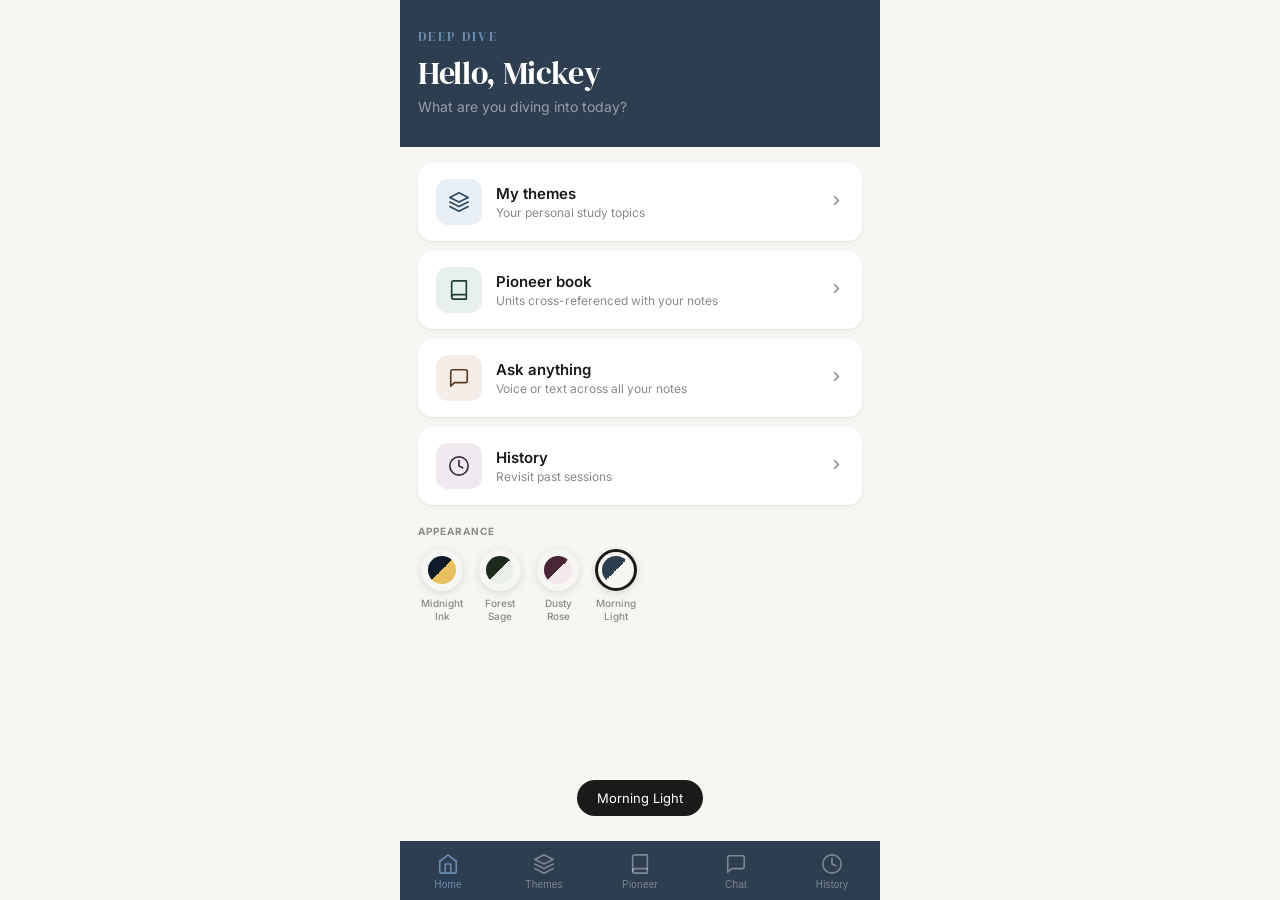
<file: index.html>
<!DOCTYPE html>
<html lang="en">
<head>
<meta charset="UTF-8">
<meta name="viewport" content="width=device-width, initial-scale=1.0, maximum-scale=1.0, user-scalable=no, viewport-fit=cover">
<meta name="mobile-web-app-capable" content="yes">
<meta name="apple-mobile-web-app-capable" content="yes">
<meta name="apple-mobile-web-app-status-bar-style" content="default">
<meta name="apple-mobile-web-app-title" content="Deep Dive">
<title>Deep Dive</title>
<link rel="stylesheet" href="style.css">
</head>
<body>

<!-- HOME -->
<div class="screen active" id="screen-home">
  <div class="home-hero">
    <span class="home-brand">Deep Dive</span>
    <p class="greeting">Hello, Mickey</p>
    <p class="greeting-sub">What are you diving into today?</p>
  </div>
  <div class="home-cards">
    <div class="home-card" onclick="goTo('themes')">
      <div class="home-icon" style="background:#E8F5EE;color:#0F6E56">
        <svg viewBox="0 0 24 24"><path d="M12 2L2 7l10 5 10-5-10-5z"/><path d="M2 17l10 5 10-5"/><path d="M2 12l10 5 10-5"/></svg>
      </div>
      <div><h3>My themes</h3><p>Your personal study topics</p></div>
      <div class="chev"><svg viewBox="0 0 24 24"><polyline points="9 18 15 12 9 6"/></svg></div>
    </div>
    <div class="home-card" onclick="goTo('pioneer')">
      <div class="home-icon" style="background:#EEEDFE;color:#534AB7">
        <svg viewBox="0 0 24 24"><path d="M4 19.5A2.5 2.5 0 0 1 6.5 17H20"/><path d="M6.5 2H20v20H6.5A2.5 2.5 0 0 1 4 19.5v-15A2.5 2.5 0 0 1 6.5 2z"/></svg>
      </div>
      <div><h3>Pioneer book</h3><p>Units cross-referenced with your notes</p></div>
      <div class="chev"><svg viewBox="0 0 24 24"><polyline points="9 18 15 12 9 6"/></svg></div>
    </div>
    <div class="home-card" onclick="goTo('chat')">
      <div class="home-icon" style="background:#FDF3E3;color:#854F0B">
        <svg viewBox="0 0 24 24"><path d="M21 15a2 2 0 0 1-2 2H7l-4 4V5a2 2 0 0 1 2-2h14a2 2 0 0 1 2 2z"/></svg>
      </div>
      <div><h3>Ask anything</h3><p>Voice or text across all your notes</p></div>
      <div class="chev"><svg viewBox="0 0 24 24"><polyline points="9 18 15 12 9 6"/></svg></div>
    </div>
    <div class="home-card" onclick="goTo('history')">
      <div class="home-icon" style="background:#FAECE7;color:#993C1D">
        <svg viewBox="0 0 24 24"><circle cx="12" cy="12" r="10"/><polyline points="12 6 12 12 16 14"/></svg>
      </div>
      <div><h3>History</h3><p>Revisit past sessions</p></div>
      <div class="chev"><svg viewBox="0 0 24 24"><polyline points="9 18 15 12 9 6"/></svg></div>
    </div>
  </div>
  <div class="home-theme-section">
    <span class="home-theme-label">Appearance</span>
    <div class="theme-swatches">
      <div class="theme-swatch" onclick="applyTheme(0)">
        <div class="swatch-dot active" id="swatch-0">
          <div class="swatch-inner" style="background:linear-gradient(135deg,#0D1B2A 50%,#E8C060 50%)"></div>
        </div>
        <span class="swatch-name">Midnight Ink</span>
      </div>
      <div class="theme-swatch" onclick="applyTheme(1)">
        <div class="swatch-dot" id="swatch-1">
          <div class="swatch-inner" style="background:linear-gradient(135deg,#1C2B1E 50%,#E8F0E8 50%)"></div>
        </div>
        <span class="swatch-name">Forest Sage</span>
      </div>
      <div class="theme-swatch" onclick="applyTheme(2)">
        <div class="swatch-dot" id="swatch-2">
          <div class="swatch-inner" style="background:linear-gradient(135deg,#4A2535 50%,#F5E8EC 50%)"></div>
        </div>
        <span class="swatch-name">Dusty Rose</span>
      </div>
      <div class="theme-swatch" onclick="applyTheme(3)">
        <div class="swatch-dot" id="swatch-3">
          <div class="swatch-inner" style="background:linear-gradient(135deg,#2C3E50 50%,#F8F6F2 50%)"></div>
        </div>
        <span class="swatch-name">Morning Light</span>
      </div>
    </div>
  </div>
</div>

<!-- THEMES LIST -->
<div class="screen" id="screen-themes">
  <div class="top-bar">
    <h1>My themes</h1>
    <button class="icon-btn" onclick="openModal()" aria-label="Add theme">
      <svg viewBox="0 0 24 24"><line x1="12" y1="5" x2="12" y2="19"/><line x1="5" y1="12" x2="19" y2="12"/></svg>
    </button>
  </div>
  <div class="content">
    <div class="search-wrap">
      <input type="text" id="theme-search" placeholder="Search your themes…" oninput="renderThemes()" autocomplete="off">
    </div>
    <div id="themes-list"></div>
  </div>
</div>

<!-- THEME DETAIL -->
<div class="screen" id="screen-detail">
  <div class="top-bar">
    <button class="icon-btn" onclick="goTo('themes')" aria-label="Back">
      <svg viewBox="0 0 24 24"><polyline points="15 18 9 12 15 6"/></svg>
    </button>
    <h1 id="detail-title">Theme</h1>
    <button class="icon-btn" onclick="exportTheme()" aria-label="Export">
      <svg viewBox="0 0 24 24"><path d="M21 15v4a2 2 0 0 1-2 2H5a2 2 0 0 1-2-2v-4"/><polyline points="7 10 12 15 17 10"/><line x1="12" y1="15" x2="12" y2="3"/></svg>
    </button>
  </div>
  <div class="content" id="detail-content"></div>
</div>

<!-- PIONEER LIST -->
<div class="screen" id="screen-pioneer">
  <div class="top-bar"><h1>Pioneer book</h1></div>
  <div style="display:flex;background:var(--navy);padding:0 18px 14px;gap:8px">
    <button id="pioneer-tab-explore" onclick="switchPioneerTab('explore')" style="flex:1;padding:8px;border-radius:99px;border:none;font-size:13px;font-weight:600;cursor:pointer;font-family:inherit;background:var(--gold);color:var(--navy)">Explore questions</button>
    <button id="pioneer-tab-xref" onclick="switchPioneerTab('xref')" style="flex:1;padding:8px;border-radius:99px;border:none;font-size:13px;font-weight:600;cursor:pointer;font-family:inherit;background:rgba(255,255,255,0.12);color:rgba(255,255,255,0.7)">Cross-reference</button>
  </div>
  <div class="content">
    <div id="pioneer-xref-pane">
      <p style="font-size:13px;color:var(--text3);margin-bottom:16px;line-height:1.5">Tap a unit to cross-reference it with your notes database.</p>
      <div id="units-list"></div>
    </div>
    <div id="pioneer-explore-pane" style="display:none">
      <p style="font-size:13px;color:var(--text3);margin-bottom:16px;line-height:1.5">Tap a unit to browse its questions. Your notes will be searched for answers.</p>
      <div id="explore-units-list"></div>
    </div>
  </div>
</div>

<!-- PIONEER UNIT DETAIL -->
<div class="screen" id="screen-pioneer-detail">
  <div class="top-bar">
    <button class="icon-btn" onclick="goTo('pioneer')" aria-label="Back">
      <svg viewBox="0 0 24 24"><polyline points="15 18 9 12 15 6"/></svg>
    </button>
    <h1 id="pioneer-detail-title" style="font-size:16px">Unit</h1>
  </div>
  <div class="content" id="pioneer-detail-content"></div>
</div>

<!-- PIONEER EXPLORE QUESTIONS -->
<div class="screen" id="screen-pioneer-questions">
  <div class="top-bar">
    <button class="icon-btn" onclick="goTo('pioneer')" aria-label="Back">
      <svg viewBox="0 0 24 24"><polyline points="15 18 9 12 15 6"/></svg>
    </button>
    <h1 id="questions-title" style="font-size:15px">Questions</h1>
  </div>
  <div class="content" id="questions-content"></div>
</div>

<!-- PIONEER QUESTION ANSWER -->
<div class="screen" id="screen-pioneer-answer">
  <div class="top-bar">
    <button class="icon-btn" id="answer-back-btn" onclick="goTo('pioneer-questions')" aria-label="Back">
      <svg viewBox="0 0 24 24"><polyline points="15 18 9 12 15 6"/></svg>
    </button>
    <h1 style="font-size:14px;line-height:1.3" id="answer-question-title">Question</h1>
  </div>
  <div class="content" id="answer-content"></div>
</div>

<!-- CHAT -->
<div class="screen" id="screen-chat">
  <div class="top-bar">
    <h1>Ask anything</h1>
    <button class="icon-btn" onclick="clearChat()" aria-label="Clear chat">
      <svg viewBox="0 0 24 24"><polyline points="3 6 5 6 21 6"/><path d="M19 6l-1 14a2 2 0 0 1-2 2H8a2 2 0 0 1-2-2L5 6"/><path d="M10 11v6"/><path d="M14 11v6"/><path d="M9 6V4h6v2"/></svg>
    </button>
  </div>
  <div class="chat-messages" id="chat-messages">
    <div class="bubble-them">Hi Mickey! Tap the mic and speak, or type below. I'll search your notes and read the answer back to you.</div>
  </div>
  <div class="chat-bar">
    <div class="chat-bar-row">
      <button class="voice-btn" id="voice-btn" onclick="toggleVoice()" aria-label="Voice input">
        <svg viewBox="0 0 24 24"><path d="M12 1a3 3 0 0 0-3 3v8a3 3 0 0 0 6 0V4a3 3 0 0 0-3-3z"/><path d="M19 10v2a7 7 0 0 1-14 0v-2"/><line x1="12" y1="19" x2="12" y2="23"/><line x1="8" y1="23" x2="16" y2="23"/></svg>
      </button>
      <textarea id="chat-input" placeholder="Or type your question…" rows="1" oninput="autoGrowInput(this)" onkeydown="if(event.key==='Enter' && !event.shiftKey){event.preventDefault();sendChat();}"></textarea>
      <button class="send-btn" onclick="sendChat()" aria-label="Send">
        <svg viewBox="0 0 24 24"><line x1="22" y1="2" x2="11" y2="13"/><polygon points="22 2 15 22 11 13 2 9 22 2"/></svg>
      </button>
    </div>
    <div class="voice-status" id="voice-status">Tap the mic to speak</div>
  </div>
</div>

<!-- HISTORY -->
<div class="screen" id="screen-history">
  <div class="top-bar">
    <h1>History</h1>
    <button class="icon-btn" onclick="clearHistory()" aria-label="Clear history">
      <svg viewBox="0 0 24 24"><polyline points="3 6 5 6 21 6"/><path d="M19 6l-1 14a2 2 0 0 1-2 2H8a2 2 0 0 1-2-2L5 6"/><path d="M10 11v6"/><path d="M14 11v6"/><path d="M9 6V4h6v2"/></svg>
    </button>
  </div>
  <div class="content" id="history-content"></div>
</div>

<!-- BOTTOM NAV -->
<nav class="bottom-nav">
  <button class="nav-btn active" id="nav-home" onclick="goTo('home')">
    <svg viewBox="0 0 24 24"><path d="M3 9l9-7 9 7v11a2 2 0 0 1-2 2H5a2 2 0 0 1-2-2z"/><polyline points="9 22 9 12 15 12 15 22"/></svg>Home
  </button>
  <button class="nav-btn" id="nav-themes" onclick="goTo('themes')">
    <svg viewBox="0 0 24 24"><path d="M12 2L2 7l10 5 10-5-10-5z"/><path d="M2 17l10 5 10-5"/><path d="M2 12l10 5 10-5"/></svg>Themes
  </button>
  <button class="nav-btn" id="nav-pioneer" onclick="goTo('pioneer')">
    <svg viewBox="0 0 24 24"><path d="M4 19.5A2.5 2.5 0 0 1 6.5 17H20"/><path d="M6.5 2H20v20H6.5A2.5 2.5 0 0 1 4 19.5v-15A2.5 2.5 0 0 1 6.5 2z"/></svg>Pioneer
  </button>
  <button class="nav-btn" id="nav-chat" onclick="goTo('chat')">
    <svg viewBox="0 0 24 24"><path d="M21 15a2 2 0 0 1-2 2H7l-4 4V5a2 2 0 0 1 2-2h14a2 2 0 0 1 2 2z"/></svg>Chat
  </button>
  <button class="nav-btn" id="nav-history" onclick="goTo('history')">
    <svg viewBox="0 0 24 24"><circle cx="12" cy="12" r="10"/><polyline points="12 6 12 12 16 14"/></svg>History
  </button>
</nav>

<!-- ADD THEME MODAL -->
<div class="modal-overlay" id="modal" onclick="handleOverlayClick(event)">
  <div class="modal">
    <h2>Add new theme</h2>
    <label for="new-name">Theme name</label>
    <input type="text" id="new-name" placeholder="e.g. Comfort and suffering" autocomplete="off">
    <label for="new-keywords">Keywords to search for</label>
    <textarea id="new-keywords" placeholder="e.g. comfort, suffering, grief, brokenhearted, sorrow"></textarea>
    <div class="modal-btns">
      <button class="btn-cancel" onclick="closeModal()">Cancel</button>
      <button class="btn-save" onclick="saveTheme()">Save and search</button>
    </div>
  </div>
</div>

<div class="toast" id="toast"></div>

<script src="app.js"></script>
</body>
</html>
</file>
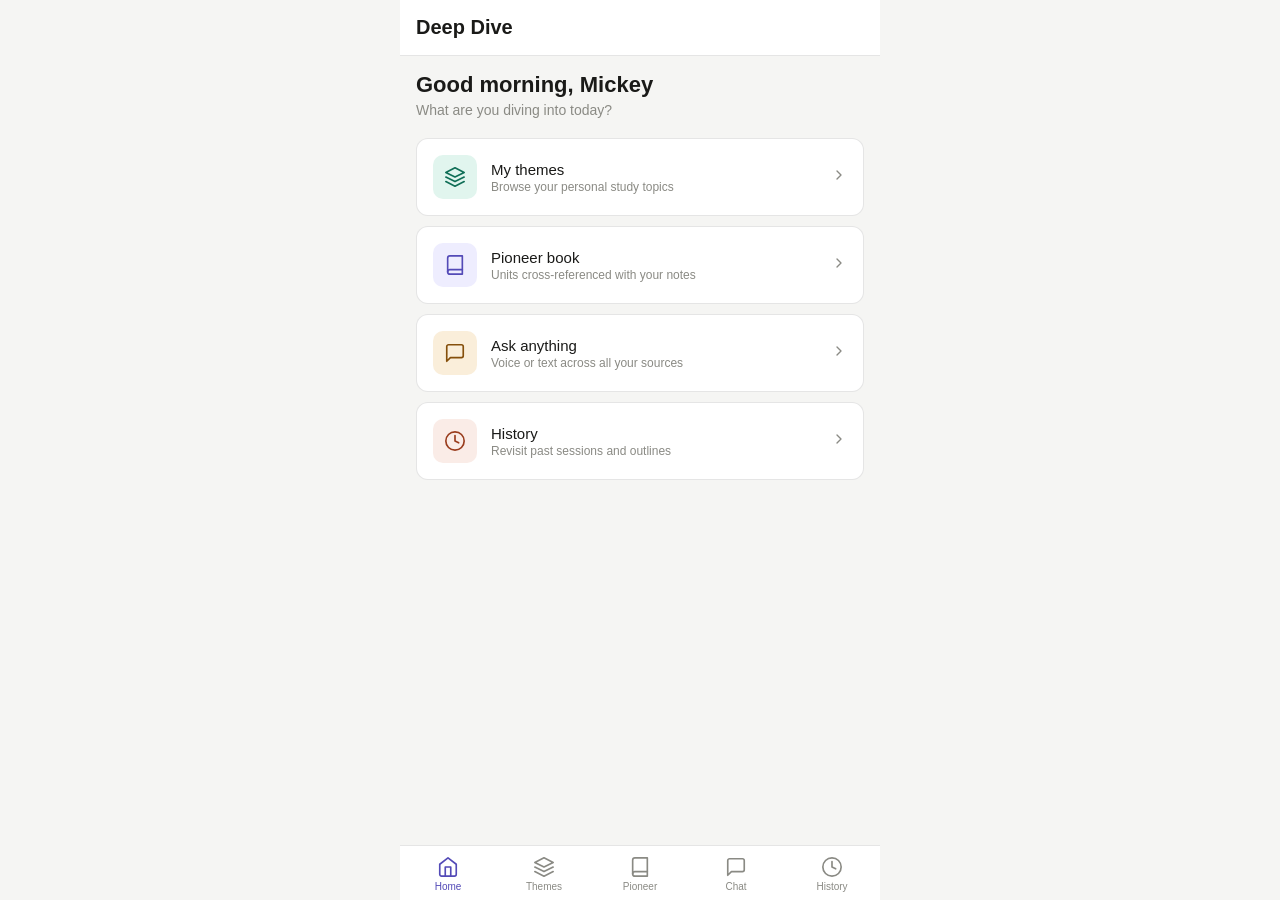
<file: index (1).html>
<!DOCTYPE html>
<html lang="en">
<head>
<meta charset="UTF-8">
<meta name="viewport" content="width=device-width, initial-scale=1.0">
<title>Deep Dive</title>
<style>
  * { box-sizing: border-box; margin: 0; padding: 0; -webkit-tap-highlight-color: transparent; }
  :root {
    --teal: #0F6E56; --teal-light: #E1F5EE;
    --purple: #534AB7; --purple-light: #EEEDFE;
    --amber: #854F0B; --amber-light: #FAEEDA;
    --coral: #993C1D; --coral-light: #FAECE7;
    --green: #3B6D11; --green-light: #EAF3DE;
    --bg: #f5f5f3; --surface: #ffffff; --surface2: #f9f9f7;
    --border: rgba(0,0,0,0.1); --border-strong: rgba(0,0,0,0.18);
    --text: #1a1a18; --text2: #5a5a56; --text3: #8a8a84;
    --radius: 12px; --nav-h: 64px;
  }
  body { font-family: -apple-system, BlinkMacSystemFont, 'Segoe UI', sans-serif; background: var(--bg); color: var(--text); min-height: 100vh; max-width: 480px; margin: 0 auto; position: relative; }

  /* NAV */
  .bottom-nav { position: fixed; bottom: 0; left: 50%; transform: translateX(-50%); width: 100%; max-width: 480px; background: var(--surface); border-top: 0.5px solid var(--border); display: flex; z-index: 100; padding-bottom: env(safe-area-inset-bottom); }
  .nav-btn { flex: 1; display: flex; flex-direction: column; align-items: center; gap: 3px; padding: 10px 4px 8px; font-size: 10px; color: var(--text3); border: none; background: none; cursor: pointer; transition: color 0.15s; }
  .nav-btn.active { color: var(--purple); }
  .nav-btn svg { width: 22px; height: 22px; stroke: currentColor; fill: none; stroke-width: 1.8; stroke-linecap: round; stroke-linejoin: round; }

  /* SCREENS */
  .screen { display: none; padding: 0 0 calc(var(--nav-h) + 16px); min-height: 100vh; }
  .screen.active { display: block; }
  .top-bar { position: sticky; top: 0; background: var(--surface); border-bottom: 0.5px solid var(--border); padding: 16px; display: flex; align-items: center; gap: 12px; z-index: 50; }
  .top-bar h1 { font-size: 20px; font-weight: 600; flex: 1; }
  .top-bar .back-btn { width: 32px; height: 32px; display: flex; align-items: center; justify-content: center; border: none; background: none; cursor: pointer; color: var(--text2); }
  .top-bar .icon-btn { width: 32px; height: 32px; display: flex; align-items: center; justify-content: center; border: none; background: none; cursor: pointer; color: var(--text2); }
  .content { padding: 16px; }

  /* HOME */
  .greeting { font-size: 22px; font-weight: 600; margin-bottom: 4px; }
  .greeting-sub { font-size: 14px; color: var(--text3); margin-bottom: 20px; }
  .home-card { background: var(--surface); border: 0.5px solid var(--border); border-radius: var(--radius); padding: 16px; margin-bottom: 10px; display: flex; align-items: center; gap: 14px; cursor: pointer; transition: background 0.12s; }
  .home-card:hover { background: var(--surface2); }
  .home-icon { width: 44px; height: 44px; border-radius: 10px; display: flex; align-items: center; justify-content: center; flex-shrink: 0; }
  .home-icon svg { width: 22px; height: 22px; stroke: currentColor; fill: none; stroke-width: 1.8; stroke-linecap: round; stroke-linejoin: round; }
  .home-card-text h3 { font-size: 15px; font-weight: 500; margin-bottom: 2px; }
  .home-card-text p { font-size: 12px; color: var(--text3); }
  .chevron-right { margin-left: auto; color: var(--text3); }
  .chevron-right svg { width: 16px; height: 16px; stroke: currentColor; fill: none; stroke-width: 2; stroke-linecap: round; stroke-linejoin: round; }

  /* THEMES LIST */
  .search-wrap { margin-bottom: 14px; }
  .search-wrap input { width: 100%; padding: 10px 14px; border-radius: 99px; border: 0.5px solid var(--border-strong); background: var(--surface); font-size: 14px; color: var(--text); outline: none; }
  .theme-row { display: flex; align-items: center; gap: 10px; padding: 13px 0; border-bottom: 0.5px solid var(--border); cursor: pointer; }
  .theme-row:last-child { border-bottom: none; }
  .dot-group { display: flex; gap: 3px; }
  .dot { width: 7px; height: 7px; border-radius: 50%; }
  .theme-name { font-size: 14px; flex: 1; }
  .theme-count { font-size: 12px; color: var(--text3); }
  .add-theme-row { display: flex; align-items: center; gap: 10px; padding: 13px 0; cursor: pointer; color: var(--text3); font-size: 14px; }
  .add-theme-row svg { width: 16px; height: 16px; stroke: currentColor; fill: none; stroke-width: 2; stroke-linecap: round; stroke-linejoin: round; }

  /* THEME DETAIL */
  .source-pills { display: flex; gap: 6px; flex-wrap: wrap; margin-bottom: 16px; }
  .pill { font-size: 11px; font-weight: 500; padding: 3px 10px; border-radius: 99px; border: 0.5px solid; }
  .section-label { font-size: 11px; font-weight: 600; color: var(--text3); letter-spacing: 0.06em; text-transform: uppercase; margin: 16px 0 8px; }
  .note-card { background: var(--surface); border: 0.5px solid var(--border); border-radius: 10px; margin-bottom: 8px; overflow: hidden; }
  .note-head { display: flex; align-items: flex-start; gap: 10px; padding: 12px; cursor: pointer; }
  .note-head:hover { background: var(--surface2); }
  .note-src-dot { width: 7px; height: 7px; border-radius: 50%; flex-shrink: 0; margin-top: 5px; }
  .note-summary { font-size: 13px; flex: 1; line-height: 1.4; }
  .note-chev { color: var(--text3); transition: transform 0.2s; flex-shrink: 0; }
  .note-chev svg { width: 14px; height: 14px; stroke: currentColor; fill: none; stroke-width: 2; stroke-linecap: round; stroke-linejoin: round; }
  .note-chev.open { transform: rotate(180deg); }
  .note-body { display: none; padding: 0 12px 12px 29px; border-top: 0.5px solid var(--border); }
  .note-body.open { display: block; }
  .note-full { font-size: 13px; line-height: 1.7; color: var(--text2); padding-top: 10px; margin-bottom: 8px; }
  .note-ref { font-size: 11px; color: var(--text3); margin-bottom: 10px; }
  .note-actions { display: flex; gap: 6px; }
  .note-action { font-size: 12px; padding: 6px 10px; border-radius: 8px; border: 0.5px solid var(--border-strong); background: var(--surface2); color: var(--text2); cursor: pointer; display: flex; align-items: center; gap: 4px; }
  .note-action svg { width: 13px; height: 13px; stroke: currentColor; fill: none; stroke-width: 2; stroke-linecap: round; stroke-linejoin: round; }
  .loading-state { text-align: center; padding: 40px 20px; color: var(--text3); font-size: 14px; }
  .loading-spinner { width: 28px; height: 28px; border: 2px solid var(--border); border-top-color: var(--purple); border-radius: 50%; animation: spin 0.8s linear infinite; margin: 0 auto 12px; }
  @keyframes spin { to { transform: rotate(360deg); } }
  .empty-state { text-align: center; padding: 40px 20px; }
  .empty-state p { font-size: 14px; color: var(--text3); }

  /* PIONEER BOOK */
  .unit-card { background: var(--surface); border: 0.5px solid var(--border); border-radius: var(--radius); padding: 14px; margin-bottom: 10px; cursor: pointer; transition: background 0.12s; }
  .unit-card:hover { background: var(--surface2); }
  .unit-title { font-size: 14px; font-weight: 500; margin-bottom: 3px; }
  .unit-sub { font-size: 12px; color: var(--text3); margin-bottom: 6px; }
  .match-badge { font-size: 11px; background: var(--purple-light); color: var(--purple); border-radius: 6px; padding: 2px 8px; display: inline-block; font-weight: 500; }

  /* CHAT */
  .chat-messages { padding: 16px; display: flex; flex-direction: column; gap: 10px; padding-bottom: 80px; }
  .bubble-me { background: var(--purple-light); color: var(--purple); border-radius: 14px 14px 3px 14px; padding: 10px 14px; font-size: 14px; line-height: 1.5; align-self: flex-end; max-width: 85%; }
  .bubble-them { background: var(--surface); border: 0.5px solid var(--border); border-radius: 14px 14px 14px 3px; padding: 10px 14px; font-size: 14px; line-height: 1.6; align-self: flex-start; max-width: 90%; }
  .bubble-them .sources { font-size: 11px; color: var(--text3); margin-top: 6px; }
  .chat-input-bar { position: fixed; bottom: var(--nav-h); left: 50%; transform: translateX(-50%); width: 100%; max-width: 480px; background: var(--surface); border-top: 0.5px solid var(--border); padding: 10px 16px; display: flex; align-items: center; gap: 10px; z-index: 50; }
  .chat-input-bar input { flex: 1; padding: 10px 14px; border-radius: 99px; border: 0.5px solid var(--border-strong); background: var(--surface2); font-size: 14px; color: var(--text); outline: none; }
  .chat-send { width: 36px; height: 36px; border-radius: 50%; background: var(--purple); border: none; cursor: pointer; display: flex; align-items: center; justify-content: center; flex-shrink: 0; }
  .chat-send svg { width: 16px; height: 16px; stroke: white; fill: none; stroke-width: 2; stroke-linecap: round; stroke-linejoin: round; }
  .mic-btn { width: 36px; height: 36px; border-radius: 50%; background: var(--surface2); border: 0.5px solid var(--border-strong); cursor: pointer; display: flex; align-items: center; justify-content: center; flex-shrink: 0; color: var(--text2); }
  .mic-btn svg { width: 16px; height: 16px; stroke: currentColor; fill: none; stroke-width: 1.8; stroke-linecap: round; stroke-linejoin: round; }
  .typing { display: flex; gap: 4px; padding: 12px 14px; }
  .typing span { width: 6px; height: 6px; border-radius: 50%; background: var(--text3); animation: bounce 1s infinite; }
  .typing span:nth-child(2) { animation-delay: 0.15s; }
  .typing span:nth-child(3) { animation-delay: 0.3s; }
  @keyframes bounce { 0%,60%,100%{transform:translateY(0)} 30%{transform:translateY(-5px)} }

  /* HISTORY */
  .history-item { background: var(--surface); border: 0.5px solid var(--border); border-radius: var(--radius); padding: 14px; margin-bottom: 10px; cursor: pointer; transition: background 0.12s; }
  .history-item:hover { background: var(--surface2); }
  .history-date { font-size: 11px; color: var(--text3); margin-bottom: 4px; }
  .history-title { font-size: 14px; font-weight: 500; margin-bottom: 3px; }
  .history-preview { font-size: 12px; color: var(--text3); }

  /* ADD THEME MODAL */
  .modal-overlay { display: none; position: fixed; inset: 0; background: rgba(0,0,0,0.4); z-index: 200; align-items: flex-end; justify-content: center; }
  .modal-overlay.open { display: flex; }
  .modal { background: var(--surface); border-radius: 20px 20px 0 0; padding: 24px 20px 40px; width: 100%; max-width: 480px; }
  .modal h2 { font-size: 18px; font-weight: 600; margin-bottom: 16px; }
  .modal label { font-size: 13px; color: var(--text2); display: block; margin-bottom: 6px; }
  .modal input, .modal textarea { width: 100%; padding: 10px 14px; border-radius: 10px; border: 0.5px solid var(--border-strong); background: var(--surface2); font-size: 14px; color: var(--text); outline: none; margin-bottom: 14px; font-family: inherit; }
  .modal textarea { height: 80px; resize: none; }
  .modal-btns { display: flex; gap: 10px; }
  .modal-btns button { flex: 1; padding: 12px; border-radius: 10px; border: none; font-size: 15px; font-weight: 500; cursor: pointer; }
  .btn-cancel { background: var(--surface2); color: var(--text2); border: 0.5px solid var(--border-strong) !important; }
  .btn-save { background: var(--purple); color: white; }
</style>
</head>
<body>

<!-- ═══ HOME ═══ -->
<div class="screen active" id="screen-home">
  <div class="top-bar"><h1>Deep Dive</h1></div>
  <div class="content">
    <p class="greeting">Good morning, Mickey</p>
    <p class="greeting-sub">What are you diving into today?</p>
    <div class="home-card" onclick="goTo('themes')">
      <div class="home-icon" style="background:var(--teal-light);color:var(--teal)">
        <svg viewBox="0 0 24 24"><path d="M12 2L2 7l10 5 10-5-10-5z"/><path d="M2 17l10 5 10-5"/><path d="M2 12l10 5 10-5"/></svg>
      </div>
      <div class="home-card-text"><h3>My themes</h3><p>Browse your personal study topics</p></div>
      <div class="chevron-right"><svg viewBox="0 0 24 24"><polyline points="9 18 15 12 9 6"/></svg></div>
    </div>
    <div class="home-card" onclick="goTo('pioneer')">
      <div class="home-icon" style="background:var(--purple-light);color:var(--purple)">
        <svg viewBox="0 0 24 24"><path d="M4 19.5A2.5 2.5 0 0 1 6.5 17H20"/><path d="M6.5 2H20v20H6.5A2.5 2.5 0 0 1 4 19.5v-15A2.5 2.5 0 0 1 6.5 2z"/></svg>
      </div>
      <div class="home-card-text"><h3>Pioneer book</h3><p>Units cross-referenced with your notes</p></div>
      <div class="chevron-right"><svg viewBox="0 0 24 24"><polyline points="9 18 15 12 9 6"/></svg></div>
    </div>
    <div class="home-card" onclick="goTo('chat')">
      <div class="home-icon" style="background:var(--amber-light);color:var(--amber)">
        <svg viewBox="0 0 24 24"><path d="M21 15a2 2 0 0 1-2 2H7l-4 4V5a2 2 0 0 1 2-2h14a2 2 0 0 1 2 2z"/></svg>
      </div>
      <div class="home-card-text"><h3>Ask anything</h3><p>Voice or text across all your sources</p></div>
      <div class="chevron-right"><svg viewBox="0 0 24 24"><polyline points="9 18 15 12 9 6"/></svg></div>
    </div>
    <div class="home-card" onclick="goTo('history')">
      <div class="home-icon" style="background:var(--coral-light);color:var(--coral)">
        <svg viewBox="0 0 24 24"><circle cx="12" cy="12" r="10"/><polyline points="12 6 12 12 16 14"/></svg>
      </div>
      <div class="home-card-text"><h3>History</h3><p>Revisit past sessions and outlines</p></div>
      <div class="chevron-right"><svg viewBox="0 0 24 24"><polyline points="9 18 15 12 9 6"/></svg></div>
    </div>
  </div>
</div>

<!-- ═══ THEMES LIST ═══ -->
<div class="screen" id="screen-themes">
  <div class="top-bar">
    <h1>My themes</h1>
    <button class="icon-btn" onclick="openAddTheme()" aria-label="Add theme">
      <svg viewBox="0 0 24 24" style="width:20px;height:20px;stroke:currentColor;fill:none;stroke-width:2;stroke-linecap:round;stroke-linejoin:round"><line x1="12" y1="5" x2="12" y2="19"/><line x1="5" y1="12" x2="19" y2="12"/></svg>
    </button>
  </div>
  <div class="content">
    <div class="search-wrap"><input type="text" placeholder="Search themes..." id="theme-search" oninput="filterThemes()"></div>
    <div id="themes-list"></div>
  </div>
</div>

<!-- ═══ THEME DETAIL ═══ -->
<div class="screen" id="screen-detail">
  <div class="top-bar">
    <button class="back-btn" onclick="goTo('themes')" aria-label="Back">
      <svg viewBox="0 0 24 24" style="width:20px;height:20px;stroke:currentColor;fill:none;stroke-width:2;stroke-linecap:round;stroke-linejoin:round"><polyline points="15 18 9 12 15 6"/></svg>
    </button>
    <h1 id="detail-title">Theme</h1>
    <button class="icon-btn" onclick="exportTheme()" aria-label="Export">
      <svg viewBox="0 0 24 24" style="width:18px;height:18px;stroke:currentColor;fill:none;stroke-width:2;stroke-linecap:round;stroke-linejoin:round"><path d="M21 15v4a2 2 0 0 1-2 2H5a2 2 0 0 1-2-2v-4"/><polyline points="7 10 12 15 17 10"/><line x1="12" y1="15" x2="12" y2="3"/></svg>
    </button>
  </div>
  <div class="content" id="detail-content"></div>
</div>

<!-- ═══ PIONEER BOOK ═══ -->
<div class="screen" id="screen-pioneer">
  <div class="top-bar"><h1>Pioneer book</h1></div>
  <div class="content" id="pioneer-content">
    <p style="font-size:13px;color:var(--text3);margin-bottom:16px">Tap a unit to see your notes cross-referenced with its themes</p>
    <div id="units-list"></div>
  </div>
</div>

<!-- ═══ PIONEER UNIT DETAIL ═══ -->
<div class="screen" id="screen-pioneer-detail">
  <div class="top-bar">
    <button class="back-btn" onclick="goTo('pioneer')" aria-label="Back">
      <svg viewBox="0 0 24 24" style="width:20px;height:20px;stroke:currentColor;fill:none;stroke-width:2;stroke-linecap:round;stroke-linejoin:round"><polyline points="15 18 9 12 15 6"/></svg>
    </button>
    <h1 id="pioneer-detail-title" style="font-size:16px">Unit</h1>
  </div>
  <div class="content" id="pioneer-detail-content"></div>
</div>

<!-- ═══ CHAT ═══ -->
<div class="screen" id="screen-chat">
  <div class="top-bar"><h1>Ask anything</h1></div>
  <div class="chat-messages" id="chat-messages">
    <div class="bubble-them">Hi Mickey! Ask me anything about your notes, themes, or pioneer book. I'll search across all your sources and tell you exactly where everything lives.</div>
  </div>
  <div class="chat-input-bar">
    <button class="mic-btn" onclick="toggleVoice()" id="mic-btn" aria-label="Voice input">
      <svg viewBox="0 0 24 24"><path d="M12 1a3 3 0 0 0-3 3v8a3 3 0 0 0 6 0V4a3 3 0 0 0-3-3z"/><path d="M19 10v2a7 7 0 0 1-14 0v-2"/><line x1="12" y1="19" x2="12" y2="23"/><line x1="8" y1="23" x2="16" y2="23"/></svg>
    </button>
    <input type="text" placeholder="Ask about your notes..." id="chat-input" onkeydown="if(event.key==='Enter')sendChat()">
    <button class="chat-send" onclick="sendChat()" aria-label="Send">
      <svg viewBox="0 0 24 24"><line x1="22" y1="2" x2="11" y2="13"/><polygon points="22 2 15 22 11 13 2 9 22 2"/></svg>
    </button>
  </div>
</div>

<!-- ═══ HISTORY ═══ -->
<div class="screen" id="screen-history">
  <div class="top-bar"><h1>History</h1></div>
  <div class="content" id="history-content">
    <div class="empty-state"><p>Your past sessions will appear here.</p></div>
  </div>
</div>

<!-- ═══ BOTTOM NAV ═══ -->
<nav class="bottom-nav">
  <button class="nav-btn active" onclick="goTo('home')" id="nav-home">
    <svg viewBox="0 0 24 24"><path d="M3 9l9-7 9 7v11a2 2 0 0 1-2 2H5a2 2 0 0 1-2-2z"/><polyline points="9 22 9 12 15 12 15 22"/></svg>Home
  </button>
  <button class="nav-btn" onclick="goTo('themes')" id="nav-themes">
    <svg viewBox="0 0 24 24"><path d="M12 2L2 7l10 5 10-5-10-5z"/><path d="M2 17l10 5 10-5"/><path d="M2 12l10 5 10-5"/></svg>Themes
  </button>
  <button class="nav-btn" onclick="goTo('pioneer')" id="nav-pioneer">
    <svg viewBox="0 0 24 24"><path d="M4 19.5A2.5 2.5 0 0 1 6.5 17H20"/><path d="M6.5 2H20v20H6.5A2.5 2.5 0 0 1 4 19.5v-15A2.5 2.5 0 0 1 6.5 2z"/></svg>Pioneer
  </button>
  <button class="nav-btn" onclick="goTo('chat')" id="nav-chat">
    <svg viewBox="0 0 24 24"><path d="M21 15a2 2 0 0 1-2 2H7l-4 4V5a2 2 0 0 1 2-2h14a2 2 0 0 1 2 2z"/></svg>Chat
  </button>
  <button class="nav-btn" onclick="goTo('history')" id="nav-history">
    <svg viewBox="0 0 24 24"><circle cx="12" cy="12" r="10"/><polyline points="12 6 12 12 16 14"/></svg>History
  </button>
</nav>

<!-- ═══ ADD THEME MODAL ═══ -->
<div class="modal-overlay" id="add-theme-modal" onclick="closeAddTheme(event)">
  <div class="modal">
    <h2>Add new theme</h2>
    <label>Theme name</label>
    <input type="text" id="new-theme-name" placeholder="e.g. Endurance and patience">
    <label>Keywords (optional)</label>
    <textarea id="new-theme-keywords" placeholder="e.g. long-suffering, waiting, endure, patience"></textarea>
    <div class="modal-btns">
      <button class="btn-cancel" onclick="closeAddTheme()">Cancel</button>
      <button class="btn-save" onclick="saveNewTheme()">Save and search</button>
    </div>
  </div>
</div>

<script>
// ═══ CONFIG — PASTE YOUR KEYS HERE ═══
const CONFIG = {
  SHEET_ID: '1PNl0TOiHElMOJ25cWEaXMTTYwfsAaJJ3',
  ANTHROPIC_KEY: 'YOUR_ANTHROPIC_KEY_HERE',
  SUPABASE_URL: 'YOUR_SUPABASE_URL_HERE',
  SUPABASE_KEY: 'YOUR_SUPABASE_ANON_KEY_HERE',
  DROPBOX_TOKEN: 'YOUR_DROPBOX_TOKEN_HERE',
  DROPBOX_FILE_PATH: '/Pioneer-School-Book.pdf'
};

// ═══ STATE ═══
let allNotes = [];
let themes = JSON.parse(localStorage.getItem('dd-themes') || '[]');
let history = JSON.parse(localStorage.getItem('dd-history') || '[]');
let currentTheme = null;
let isListening = false;
let recognition = null;

// ═══ NAVIGATION ═══
const screens = ['home','themes','detail','pioneer','pioneer-detail','chat','history'];
const navScreens = ['home','themes','pioneer','chat','history'];

function goTo(name) {
  screens.forEach(s => {
    document.getElementById('screen-' + s).classList.remove('active');
  });
  document.getElementById('screen-' + name).classList.add('active');
  navScreens.forEach(s => {
    const btn = document.getElementById('nav-' + s);
    if (btn) btn.classList.toggle('active', s === name);
  });
  if (name === 'themes') renderThemes();
  if (name === 'pioneer') renderPioneer();
  if (name === 'history') renderHistory();
  window.scrollTo(0, 0);
}

// ═══ FETCH GOOGLE SHEETS ═══
async function fetchSheets() {
  if (allNotes.length > 0) return allNotes;
  const tabs = ['Tagged Notes', 'Untagged Notes', 'All Notes'];
  let combined = [];
  for (const tab of tabs) {
    try {
      const url = `https://docs.google.com/spreadsheets/d/${CONFIG.SHEET_ID}/gviz/tq?tqx=out:json&sheet=${encodeURIComponent(tab)}`;
      const res = await fetch(url);
      const text = await res.text();
      const json = JSON.parse(text.substring(47).slice(0, -2));
      const rows = json.table.rows;
      const headers = json.table.cols.map(c => c.label);
      rows.forEach(row => {
        const obj = { _source: tab };
        headers.forEach((h, i) => { obj[h] = row.c[i] ? (row.c[i].v || '') : ''; });
        if (Object.values(obj).some(v => v && v !== tab)) combined.push(obj);
      });
    } catch(e) { console.log('Tab error:', tab, e); }
  }
  allNotes = combined;
  return allNotes;
}

// ═══ THEMES ═══
const defaultThemes = [
  { name: 'Comfort and suffering', keywords: 'comfort,suffering,grief,brokenhearted,sorrow,pain,trial' },
  { name: 'Resurrection hope', keywords: 'resurrection,hope,dead,paradise,future,promise' },
  { name: 'Encouragement letters', keywords: 'encourage,strengthen,comfort,letter,build up' },
  { name: 'Field service preparation', keywords: 'ministry,field service,preach,witness,householder,return visit' },
  { name: 'Kindness and love', keywords: 'kindness,love,compassion,mercy,tender,affection' },
  { name: 'Gems', keywords: '' },
  { name: 'Endurance and patience', keywords: 'endurance,patience,long-suffering,persevere,wait,endure' },
  { name: 'Faith under trial', keywords: 'faith,trial,test,trust,Jehovah,rely' },
];

function getAllThemes() {
  return [...defaultThemes, ...themes];
}

function renderThemes() {
  const list = document.getElementById('themes-list');
  const query = document.getElementById('theme-search').value.toLowerCase();
  const all = getAllThemes().filter(t => t.name.toLowerCase().includes(query));
  list.innerHTML = all.map((t, i) => `
    <div class="theme-row" onclick="openTheme(${i})">
      <div class="dot-group">
        <span class="dot" style="background:#3B6D11"></span>
        <span class="dot" style="background:#854F0B"></span>
        <span class="dot" style="background:#888780"></span>
      </div>
      <span class="theme-name">${t.name}</span>
      <span class="theme-count">
        <svg viewBox="0 0 24 24" style="width:13px;height:13px;stroke:var(--text3);fill:none;stroke-width:2;stroke-linecap:round;stroke-linejoin:round;vertical-align:-2px"><polyline points="9 18 15 12 9 6"/></svg>
      </span>
    </div>
  `).join('') + `
    <div class="add-theme-row" onclick="openAddTheme()">
      <svg viewBox="0 0 24 24"><line x1="12" y1="5" x2="12" y2="19"/><line x1="5" y1="12" x2="19" y2="12"/></svg>
      Add new theme
    </div>`;
}

function filterThemes() { renderThemes(); }

async function openTheme(index) {
  const all = getAllThemes();
  currentTheme = all[index];
  document.getElementById('detail-title').textContent = currentTheme.name;
  document.getElementById('detail-content').innerHTML = `<div class="loading-state"><div class="loading-spinner"></div>Searching your notes for "${currentTheme.name}"…</div>`;
  goTo('detail');
  try {
    const notes = await fetchSheets();
    const keywords = (currentTheme.keywords || currentTheme.name).toLowerCase().split(',').map(k => k.trim()).filter(Boolean);
    const isGems = currentTheme.name.toLowerCase() === 'gems';
    let matches = notes.filter(note => {
      const haystack = Object.values(note).join(' ').toLowerCase();
      if (isGems) return haystack.includes('gem');
      return keywords.some(k => k && haystack.includes(k));
    });
    renderDetail(currentTheme, matches);
    saveHistory(currentTheme.name, matches.length);
  } catch(e) {
    document.getElementById('detail-content').innerHTML = `<div class="empty-state"><p>Could not load notes. Check your connection.</p></div>`;
  }
}

function renderDetail(theme, matches) {
  const content = document.getElementById('detail-content');
  if (matches.length === 0) {
    content.innerHTML = `
      <div class="source-pills">
        <span class="pill" style="background:var(--green-light);color:var(--green);border-color:#97C459">Google Sheets (0)</span>
      </div>
      <div class="empty-state"><p>No notes found for this theme yet. Add notes tagged "${theme.name}" to your Google Sheet.</p></div>`;
    return;
  }
  const cards = matches.map((note, i) => {
    const tag = note['Tag'] || '';
    const title = note['Note Title'] || note['Scripture / Reference'] || 'Note';
    const content_text = note['Note Content'] || '';
    const scripture = note['Scripture / Reference'] || '';
    const book = note['Bible Book'] || '';
    const chapter = note['Chapter'] || '';
    const verse = note['Verse / Block'] || '';
    const location = note['Location Title'] || '';
    const source = note['_source'] || 'Google Sheets';
    const ref = scripture || (book ? `${book} ${chapter}:${verse}` : '');
    return `
      <div class="note-card">
        <div class="note-head" onclick="toggleNote('note-${i}')">
          <span class="note-src-dot" style="background:#3B6D11"></span>
          <span class="note-summary">${tag ? '[' + tag + '] ' : ''}${title || scripture}</span>
          <span class="note-chev" id="note-${i}-chev"><svg viewBox="0 0 24 24"><polyline points="6 9 12 15 18 9"/></svg></span>
        </div>
        <div class="note-body" id="note-${i}">
          <p class="note-full">${content_text || 'No additional content.'}</p>
          ${ref ? `<p class="note-ref">${ref}${location ? ' · ' + location : ''} · ${source}</p>` : `<p class="note-ref">${source}</p>`}
          <div class="note-actions">
            <button class="note-action" onclick="useInChat('${title.replace(/'/g,"\\'")}')">
              <svg viewBox="0 0 24 24"><path d="M21 15a2 2 0 0 1-2 2H7l-4 4V5a2 2 0 0 1 2-2h14a2 2 0 0 1 2 2z"/></svg>
              Use in chat
            </button>
            <button class="note-action" onclick="findRelated('${tag.replace(/'/g,"\\'")}')">
              <svg viewBox="0 0 24 24"><circle cx="11" cy="11" r="8"/><line x1="21" y1="21" x2="16.65" y2="16.65"/></svg>
              Find related
            </button>
          </div>
        </div>
      </div>`;
  }).join('');

  content.innerHTML = `
    <div class="source-pills">
      <span class="pill" style="background:var(--green-light);color:var(--green);border-color:#97C459">Google Sheets (${matches.length})</span>
    </div>
    <p style="font-size:13px;color:var(--text3);margin-bottom:4px">${matches.length} note${matches.length !== 1 ? 's' : ''} found — tap any to expand</p>
    ${cards}
    <div style="margin-top:16px;display:flex;gap:8px;flex-wrap:wrap">
      <button class="note-action" style="padding:10px 14px;font-size:13px" onclick="askAboutTheme()">
        <svg viewBox="0 0 24 24" style="width:14px;height:14px;stroke:currentColor;fill:none;stroke-width:2;stroke-linecap:round;stroke-linejoin:round"><path d="M21 15a2 2 0 0 1-2 2H7l-4 4V5a2 2 0 0 1 2-2h14a2 2 0 0 1 2 2z"/></svg>
        Ask Claude about this theme
      </button>
    </div>`;
}

function toggleNote(id) {
  const body = document.getElementById(id);
  const chev = document.getElementById(id + '-chev');
  const open = body.classList.contains('open');
  body.classList.toggle('open', !open);
  chev.classList.toggle('open', !open);
}

// ═══ PIONEER BOOK ═══
const pioneerUnits = [
  { title: 'Unit 1 — Jehovah\'s purpose for mankind', themes: ['God\'s purpose','Paradise earth','Why we preach','Jehovah\'s love'] },
  { title: 'Unit 2 — How to strengthen faith', themes: ['Building faith','Prayer','Bible study habits','Trust in Jehovah'] },
  { title: 'Unit 3 — Endurance through trials', themes: ['Endurance','Suffering','Jehovah\'s support','Long-suffering'] },
  { title: 'Unit 4 — Effective ministry', themes: ['Field service','Return visits','Bible studies','Letter writing'] },
  { title: 'Unit 5 — Shepherding and care', themes: ['Encouragement','Comfort','Shepherding','Kindness'] },
  { title: 'Unit 6 — Kingdom hope', themes: ['Resurrection','New world','God\'s Kingdom','Hope'] },
];

function renderPioneer() {
  const list = document.getElementById('units-list');
  list.innerHTML = pioneerUnits.map((u, i) => `
    <div class="unit-card" onclick="openPioneerUnit(${i})">
      <p class="unit-title">${u.title}</p>
      <p class="unit-sub">${u.themes.length} themes</p>
      <span class="match-badge">Search my notes ↗</span>
    </div>`).join('');
}

async function openPioneerUnit(index) {
  const unit = pioneerUnits[index];
  document.getElementById('pioneer-detail-title').textContent = unit.title;
  document.getElementById('pioneer-detail-content').innerHTML = `<div class="loading-state"><div class="loading-spinner"></div>Cross-referencing your notes with ${unit.title}…</div>`;
  goTo('pioneer-detail');
  try {
    const notes = await fetchSheets();
    const keywords = unit.themes.join(',').toLowerCase().split(',').map(k => k.trim());
    const matches = notes.filter(note => {
      const haystack = Object.values(note).join(' ').toLowerCase();
      return keywords.some(k => k && haystack.includes(k));
    });
    const content = document.getElementById('pioneer-detail-content');
    if (matches.length === 0) {
      content.innerHTML = `<div class="empty-state"><p>No matching notes found yet. Keep adding notes to your Google Sheet!</p></div>`;
      return;
    }
    const cards = matches.map((note, i) => {
      const tag = note['Tag'] || '';
      const title = note['Note Title'] || note['Scripture / Reference'] || 'Note';
      const content_text = note['Note Content'] || '';
      const scripture = note['Scripture / Reference'] || '';
      return `
        <div class="note-card">
          <div class="note-head" onclick="toggleNote('pu-${i}')">
            <span class="note-src-dot" style="background:#3B6D11"></span>
            <span class="note-summary">${tag ? '[' + tag + '] ' : ''}${title}</span>
            <span class="note-chev" id="pu-${i}-chev"><svg viewBox="0 0 24 24"><polyline points="6 9 12 15 18 9"/></svg></span>
          </div>
          <div class="note-body" id="pu-${i}">
            <p class="note-full">${content_text || 'No additional content.'}</p>
            ${scripture ? `<p class="note-ref">${scripture} · Google Sheets</p>` : ''}
          </div>
        </div>`;
    }).join('');
    content.innerHTML = `
      <p style="font-size:13px;color:var(--text3);margin-bottom:14px">${matches.length} notes from your database match this unit</p>
      ${cards}`;
  } catch(e) {
    document.getElementById('pioneer-detail-content').innerHTML = `<div class="empty-state"><p>Could not load notes.</p></div>`;
  }
}

// ═══ CHAT ═══
async function sendChat() {
  const input = document.getElementById('chat-input');
  const msg = input.value.trim();
  if (!msg) return;
  input.value = '';
  addBubble(msg, 'me');
  const typing = addTyping();
  try {
    const notes = await fetchSheets();
    const relevant = notes.filter(n => {
      const h = Object.values(n).join(' ').toLowerCase();
      return msg.toLowerCase().split(' ').some(w => w.length > 3 && h.includes(w));
    }).slice(0, 20);
    const notesText = relevant.map(n =>
      `Tag: ${n['Tag']||''} | Scripture: ${n['Scripture / Reference']||''} | Title: ${n['Note Title']||''} | Content: ${n['Note Content']||''} | Source: ${n['_source']||''}`
    ).join('\n');
    const response = await fetch('https://api.anthropic.com/v1/messages', {
      method: 'POST',
      headers: { 'Content-Type': 'application/json', 'x-api-key': CONFIG.ANTHROPIC_KEY, 'anthropic-version': '2023-06-01', 'anthropic-dangerous-direct-browser-calls': 'true' },
      body: JSON.stringify({
        model: 'claude-sonnet-4-6',
        max_tokens: 1000,
        system: `You are Deep Dive, Mickey's personal ministry and study assistant. You have access to Mickey's personal notes database. Answer questions by referencing specific notes and always cite where each piece of information comes from (e.g. "Google Sheets row 14", "Tagged Notes"). Be warm, concise, and spiritually sensitive. If you find relevant notes, summarize and cite them. If nothing matches, say so honestly.\n\nMickey's notes:\n${notesText || 'No matching notes found.'}`,
        messages: [{ role: 'user', content: msg }]
      })
    });
    const data = await response.json();
    typing.remove();
    const reply = data.content?.[0]?.text || 'I could not find anything on that in your notes.';
    addBubble(reply, 'them');
    saveHistory('Chat: ' + msg.substring(0, 40), 0);
  } catch(e) {
    typing.remove();
    addBubble('Sorry, I had trouble connecting. Check your API key in the config.', 'them');
  }
}

function addBubble(text, who) {
  const msgs = document.getElementById('chat-messages');
  const div = document.createElement('div');
  div.className = who === 'me' ? 'bubble-me' : 'bubble-them';
  div.textContent = text;
  msgs.appendChild(div);
  msgs.scrollTop = msgs.scrollHeight;
  return div;
}

function addTyping() {
  const msgs = document.getElementById('chat-messages');
  const div = document.createElement('div');
  div.className = 'bubble-them typing';
  div.innerHTML = '<span></span><span></span><span></span>';
  msgs.appendChild(div);
  msgs.scrollTop = msgs.scrollHeight;
  return div;
}

function useInChat(title) {
  goTo('chat');
  document.getElementById('chat-input').value = `Tell me more about: ${title}`;
}

function findRelated(tag) {
  goTo('chat');
  document.getElementById('chat-input').value = `Find all notes related to: ${tag}`;
}

function askAboutTheme() {
  goTo('chat');
  document.getElementById('chat-input').value = `Summarize everything I have on: ${currentTheme?.name}`;
}

// ═══ VOICE ═══
function toggleVoice() {
  if (!('webkitSpeechRecognition' in window || 'SpeechRecognition' in window)) {
    alert('Voice input is not supported in this browser. Try Chrome.');
    return;
  }
  if (isListening) {
    recognition?.stop();
    return;
  }
  const SR = window.SpeechRecognition || window.webkitSpeechRecognition;
  recognition = new SR();
  recognition.continuous = false;
  recognition.lang = 'en-US';
  recognition.onstart = () => { isListening = true; document.getElementById('mic-btn').style.background = '#EEEDFE'; };
  recognition.onresult = (e) => { document.getElementById('chat-input').value = e.results[0][0].transcript; };
  recognition.onend = () => { isListening = false; document.getElementById('mic-btn').style.background = ''; };
  recognition.start();
}

// ═══ ADD THEME ═══
function openAddTheme() { document.getElementById('add-theme-modal').classList.add('open'); }
function closeAddTheme(e) {
  if (!e || e.target === document.getElementById('add-theme-modal')) {
    document.getElementById('add-theme-modal').classList.remove('open');
  }
}
function saveNewTheme() {
  const name = document.getElementById('new-theme-name').value.trim();
  if (!name) return;
  const keywords = document.getElementById('new-theme-keywords').value.trim();
  themes.push({ name, keywords });
  localStorage.setItem('dd-themes', JSON.stringify(themes));
  closeAddTheme();
  document.getElementById('new-theme-name').value = '';
  document.getElementById('new-theme-keywords').value = '';
  renderThemes();
}

// ═══ HISTORY ═══
function saveHistory(title, count) {
  history.unshift({ title, count, date: new Date().toLocaleDateString() });
  history = history.slice(0, 50);
  localStorage.setItem('dd-history', JSON.stringify(history));
}
function renderHistory() {
  const el = document.getElementById('history-content');
  if (history.length === 0) {
    el.innerHTML = '<div class="empty-state"><p>Your past sessions will appear here.</p></div>';
    return;
  }
  el.innerHTML = history.map(h => `
    <div class="history-item">
      <p class="history-date">${h.date}</p>
      <p class="history-title">${h.title}</p>
      ${h.count ? `<p class="history-preview">${h.count} notes found</p>` : ''}
    </div>`).join('');
}

// ═══ EXPORT ═══
function exportTheme() {
  if (!currentTheme) return;
  const cards = document.querySelectorAll('#detail-content .note-card');
  let text = `Deep Dive — ${currentTheme.name}\n${'='.repeat(40)}\n\n`;
  cards.forEach(card => {
    const summary = card.querySelector('.note-summary')?.textContent || '';
    const full = card.querySelector('.note-full')?.textContent || '';
    const ref = card.querySelector('.note-ref')?.textContent || '';
    text += `• ${summary}\n${full}\n${ref ? 'Source: ' + ref : ''}\n\n`;
  });
  const blob = new Blob([text], { type: 'text/plain' });
  const a = document.createElement('a');
  a.href = URL.createObjectURL(blob);
  a.download = `deepdive-${currentTheme.name.replace(/\s+/g,'-')}.txt`;
  a.click();
}

// ═══ INIT ═══
renderThemes();
</script>
</body>
</html>
</file>
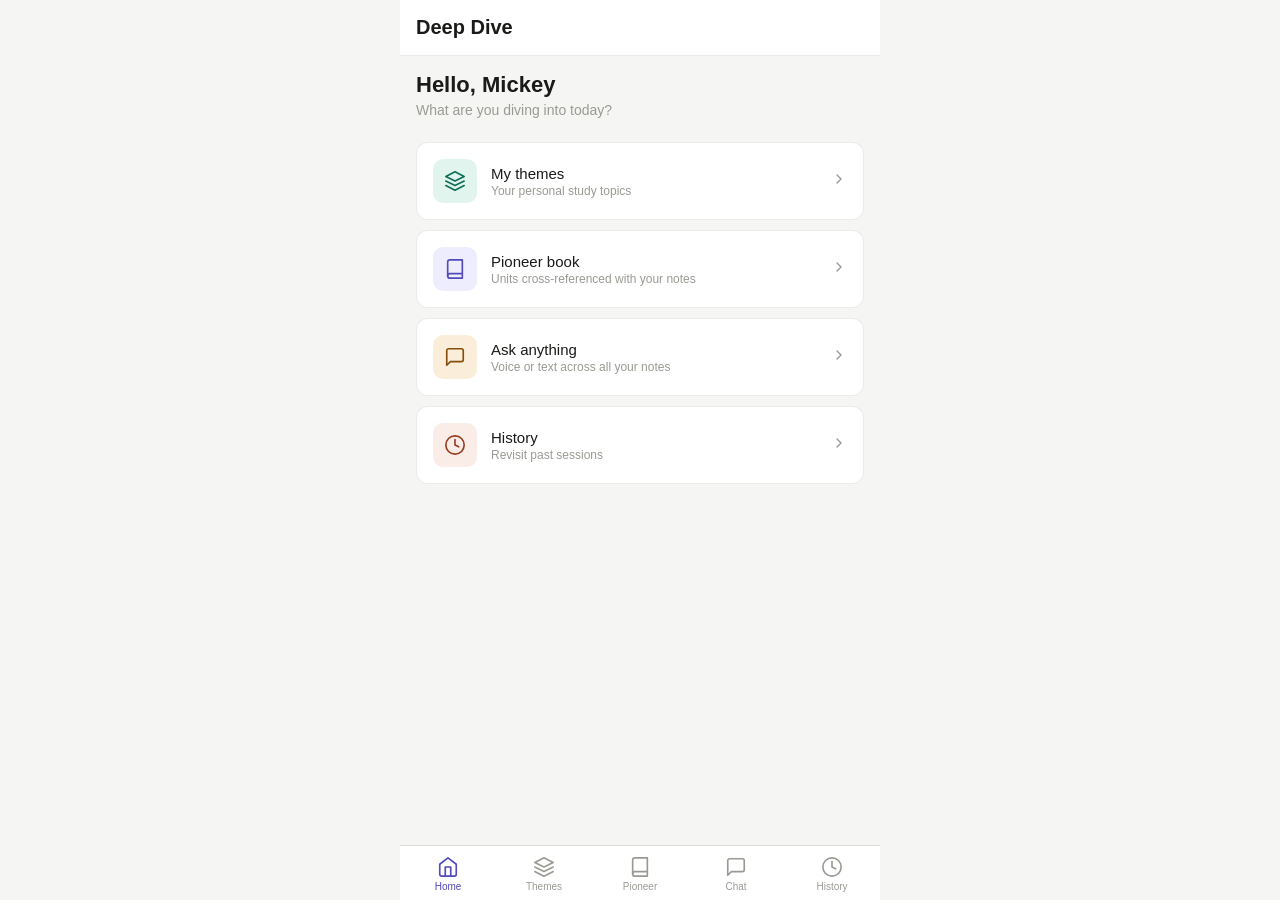
<file: index (5).html>
<!DOCTYPE html>
<html lang="en">
<head>
<meta charset="UTF-8">
<meta name="viewport" content="width=device-width, initial-scale=1.0, viewport-fit=cover">
<meta name="mobile-web-app-capable" content="yes">
<meta name="apple-mobile-web-app-capable" content="yes">
<meta name="apple-mobile-web-app-status-bar-style" content="default">
<meta name="apple-mobile-web-app-title" content="Deep Dive">
<title>Deep Dive</title>
<style>
* { box-sizing: border-box; margin: 0; padding: 0; -webkit-tap-highlight-color: transparent; }
:root {
  --purple: #534AB7; --purple-light: #EEEDFE; --purple-dark: #26215C;
  --teal: #0F6E56; --teal-light: #E1F5EE;
  --amber: #854F0B; --amber-light: #FAEEDA;
  --coral: #993C1D; --coral-light: #FAECE7;
  --bg: #f5f5f3; --surface: #ffffff; --surface2: #f9f9f7;
  --border: rgba(0,0,0,0.08); --border-strong: rgba(0,0,0,0.14);
  --text: #1a1a18; --text2: #5a5a56; --text3: #9a9a94;
  --radius: 12px; --nav-h: 60px;
}
body {
  font-family: -apple-system, BlinkMacSystemFont, 'Segoe UI', sans-serif;
  background: var(--bg); color: var(--text);
  min-height: 100vh; max-width: 480px; margin: 0 auto;
  overscroll-behavior: none;
}

/* NAV */
.bottom-nav {
  position: fixed; bottom: 0; left: 50%; transform: translateX(-50%);
  width: 100%; max-width: 480px;
  background: var(--surface); border-top: 0.5px solid var(--border-strong);
  display: flex; z-index: 100;
  padding-bottom: env(safe-area-inset-bottom);
}
.nav-btn {
  flex: 1; display: flex; flex-direction: column; align-items: center; gap: 3px;
  padding: 10px 4px 8px; font-size: 10px; color: var(--text3);
  border: none; background: none; cursor: pointer; transition: color 0.15s;
}
.nav-btn.active { color: var(--purple); }
.nav-btn svg { width: 22px; height: 22px; stroke: currentColor; fill: none; stroke-width: 1.8; stroke-linecap: round; stroke-linejoin: round; }

/* SCREENS */
.screen { display: none; padding-bottom: calc(var(--nav-h) + env(safe-area-inset-bottom) + 20px); min-height: 100vh; }
.screen.active { display: block; }

.top-bar {
  position: sticky; top: 0; background: var(--surface);
  border-bottom: 0.5px solid var(--border);
  padding: 16px; display: flex; align-items: center; gap: 12px; z-index: 50;
}
.top-bar h1 { font-size: 20px; font-weight: 600; flex: 1; }
.icon-btn {
  width: 34px; height: 34px; display: flex; align-items: center; justify-content: center;
  border: none; background: none; cursor: pointer; color: var(--text2);
  border-radius: 8px; transition: background 0.12s; flex-shrink: 0;
}
.icon-btn:active { background: var(--bg); }
.icon-btn svg { width: 20px; height: 20px; stroke: currentColor; fill: none; stroke-width: 1.8; stroke-linecap: round; stroke-linejoin: round; }
.content { padding: 16px; }

/* HOME */
.greeting { font-size: 22px; font-weight: 600; margin-bottom: 4px; }
.greeting-sub { font-size: 14px; color: var(--text3); margin-bottom: 24px; }
.home-card {
  background: var(--surface); border: 0.5px solid var(--border);
  border-radius: var(--radius); padding: 16px; margin-bottom: 10px;
  display: flex; align-items: center; gap: 14px; cursor: pointer; transition: background 0.12s;
}
.home-card:active { background: var(--surface2); }
.home-icon { width: 44px; height: 44px; border-radius: 10px; display: flex; align-items: center; justify-content: center; flex-shrink: 0; }
.home-icon svg { width: 22px; height: 22px; stroke: currentColor; fill: none; stroke-width: 1.8; stroke-linecap: round; stroke-linejoin: round; }
.home-card h3 { font-size: 15px; font-weight: 500; margin-bottom: 2px; }
.home-card p { font-size: 12px; color: var(--text3); }
.chev { margin-left: auto; flex-shrink: 0; }
.chev svg { width: 16px; height: 16px; stroke: var(--text3); fill: none; stroke-width: 2; stroke-linecap: round; stroke-linejoin: round; }

/* THEMES */
.search-wrap { margin-bottom: 16px; }
.search-wrap input {
  width: 100%; padding: 10px 16px; border-radius: 99px;
  border: 0.5px solid var(--border-strong); background: var(--surface);
  font-size: 14px; color: var(--text); outline: none;
}
.search-wrap input:focus { border-color: var(--purple); }

.theme-row {
  display: flex; align-items: center; gap: 12px;
  padding: 14px 0; border-bottom: 0.5px solid var(--border);
  cursor: pointer; transition: opacity 0.12s;
}
.theme-row:last-child { border-bottom: none; }
.theme-row:active { opacity: 0.6; }
.theme-name { font-size: 14px; flex: 1; }
.theme-arrow { color: var(--text3); }
.theme-arrow svg { width: 14px; height: 14px; stroke: currentColor; fill: none; stroke-width: 2; stroke-linecap: round; stroke-linejoin: round; }

.add-row {
  display: flex; align-items: center; gap: 10px;
  padding: 14px 0; cursor: pointer; color: var(--purple); font-size: 14px; font-weight: 500;
}
.add-row svg { width: 18px; height: 18px; stroke: currentColor; fill: none; stroke-width: 2; stroke-linecap: round; stroke-linejoin: round; }

.empty-themes {
  text-align: center; padding: 60px 20px;
}
.empty-themes .big-icon { font-size: 48px; margin-bottom: 16px; }
.empty-themes h3 { font-size: 18px; font-weight: 500; margin-bottom: 8px; }
.empty-themes p { font-size: 14px; color: var(--text3); line-height: 1.6; margin-bottom: 24px; }
.empty-themes button {
  background: var(--purple); color: white; border: none;
  padding: 12px 24px; border-radius: 99px; font-size: 15px; font-weight: 500;
  cursor: pointer; display: inline-flex; align-items: center; gap: 8px;
}
.empty-themes button svg { width: 18px; height: 18px; stroke: currentColor; fill: none; stroke-width: 2; stroke-linecap: round; stroke-linejoin: round; }

/* DETAIL */
.source-pill {
  display: inline-flex; align-items: center; gap: 5px;
  font-size: 12px; font-weight: 500; padding: 4px 12px;
  border-radius: 99px; border: 0.5px solid #97C459;
  background: #EAF3DE; color: #27500A; margin-bottom: 16px;
}
.section-label {
  font-size: 11px; font-weight: 600; color: var(--text3);
  letter-spacing: 0.06em; text-transform: uppercase; margin: 18px 0 10px;
}
.note-card {
  background: var(--surface); border: 0.5px solid var(--border);
  border-radius: 10px; margin-bottom: 8px; overflow: hidden;
}
.note-head {
  display: flex; align-items: flex-start; gap: 10px;
  padding: 12px; cursor: pointer; transition: background 0.12s;
}
.note-head:active { background: var(--surface2); }
.note-tag-pill {
  font-size: 10px; font-weight: 600; padding: 2px 7px; border-radius: 4px;
  background: var(--purple-light); color: var(--purple);
  flex-shrink: 0; margin-top: 2px; white-space: nowrap;
}
.note-summary { font-size: 13px; flex: 1; line-height: 1.4; }
.note-chev { color: var(--text3); transition: transform 0.2s; flex-shrink: 0; margin-top: 2px; }
.note-chev svg { width: 14px; height: 14px; stroke: currentColor; fill: none; stroke-width: 2; stroke-linecap: round; stroke-linejoin: round; }
.note-chev.open { transform: rotate(180deg); }
.note-body { display: none; padding: 0 12px 14px 12px; border-top: 0.5px solid var(--border); }
.note-body.open { display: block; }
.note-full { font-size: 13px; line-height: 1.75; color: var(--text2); padding-top: 12px; margin-bottom: 8px; font-family: Georgia, serif; }
.note-ref { font-size: 11px; color: var(--text3); margin-bottom: 10px; }
.note-actions { display: flex; gap: 6px; flex-wrap: wrap; }
.note-action {
  font-size: 12px; padding: 6px 10px; border-radius: 8px;
  border: 0.5px solid var(--border-strong); background: var(--surface2); color: var(--text2);
  cursor: pointer; display: flex; align-items: center; gap: 4px; transition: background 0.12s;
}
.note-action:active { background: var(--bg); }
.note-action svg { width: 13px; height: 13px; stroke: currentColor; fill: none; stroke-width: 2; stroke-linecap: round; stroke-linejoin: round; }

/* LOADING / EMPTY */
.loading-state { text-align: center; padding: 48px 20px; color: var(--text3); font-size: 14px; }
.spinner { width: 28px; height: 28px; border: 2px solid var(--border-strong); border-top-color: var(--purple); border-radius: 50%; animation: spin 0.7s linear infinite; margin: 0 auto 14px; }
@keyframes spin { to { transform: rotate(360deg); } }
.empty-state { text-align: center; padding: 40px 20px; }
.empty-state p { font-size: 14px; color: var(--text3); line-height: 1.6; }

/* PIONEER */
.unit-card {
  background: var(--surface); border: 0.5px solid var(--border);
  border-radius: var(--radius); padding: 14px 16px; margin-bottom: 10px;
  cursor: pointer; transition: background 0.12s;
}
.unit-card:active { background: var(--surface2); }
.unit-number { font-size: 11px; font-weight: 600; color: var(--text3); letter-spacing: 0.05em; text-transform: uppercase; margin-bottom: 4px; }
.unit-title { font-size: 14px; font-weight: 500; margin-bottom: 6px; }
.match-badge { font-size: 11px; background: var(--purple-light); color: var(--purple); border-radius: 6px; padding: 2px 8px; display: inline-block; font-weight: 500; }

/* CHAT */
.chat-messages {
  padding: 16px; display: flex; flex-direction: column; gap: 12px;
  padding-bottom: calc(var(--nav-h) + 120px + env(safe-area-inset-bottom));
}
.bubble-me {
  background: var(--purple-light); color: var(--purple-dark);
  border-radius: 16px 16px 3px 16px;
  padding: 10px 14px; font-size: 14px; line-height: 1.5;
  align-self: flex-end; max-width: 85%;
}
.bubble-them {
  background: var(--surface); border: 0.5px solid var(--border);
  border-radius: 16px 16px 16px 3px;
  padding: 12px 14px; font-size: 14px; line-height: 1.7;
  align-self: flex-start; max-width: 92%;
  font-family: Georgia, serif;
  white-space: pre-wrap;
}
.typing { display: flex; gap: 5px; padding: 14px 16px; align-items: center; }
.typing span { width: 7px; height: 7px; border-radius: 50%; background: var(--text3); animation: bounce 1.1s infinite; }
.typing span:nth-child(2) { animation-delay: 0.18s; }
.typing span:nth-child(3) { animation-delay: 0.36s; }
@keyframes bounce { 0%,60%,100%{transform:translateY(0)} 30%{transform:translateY(-6px)} }

.chat-bar {
  position: fixed;
  bottom: calc(var(--nav-h) + env(safe-area-inset-bottom));
  left: 50%; transform: translateX(-50%);
  width: 100%; max-width: 480px;
  background: var(--surface); border-top: 0.5px solid var(--border);
  padding: 10px 14px 12px; z-index: 50;
}
.chat-bar-row { display: flex; align-items: center; gap: 8px; }
.chat-bar input {
  flex: 1; padding: 10px 14px; border-radius: 99px;
  border: 0.5px solid var(--border-strong); background: var(--bg);
  font-size: 14px; color: var(--text); outline: none;
}
.chat-bar input:focus { border-color: var(--purple); }

/* Voice button — big and friendly */
.voice-btn {
  width: 44px; height: 44px; border-radius: 50%; flex-shrink: 0;
  border: none; cursor: pointer;
  display: flex; align-items: center; justify-content: center;
  transition: all 0.2s;
  background: var(--bg); border: 0.5px solid var(--border-strong); color: var(--text2);
}
.voice-btn.listening {
  background: #e53935; color: white; border-color: #e53935;
  animation: pulse-ring 1.2s ease-out infinite;
}
.voice-btn svg { width: 18px; height: 18px; stroke: currentColor; fill: none; stroke-width: 1.8; stroke-linecap: round; stroke-linejoin: round; }
@keyframes pulse-ring {
  0% { box-shadow: 0 0 0 0 rgba(229,57,53,0.4); }
  70% { box-shadow: 0 0 0 10px rgba(229,57,53,0); }
  100% { box-shadow: 0 0 0 0 rgba(229,57,53,0); }
}

.send-btn {
  width: 44px; height: 44px; border-radius: 50%; flex-shrink: 0;
  background: var(--purple); border: none; cursor: pointer;
  display: flex; align-items: center; justify-content: center; transition: opacity 0.15s;
}
.send-btn:active { opacity: 0.8; }
.send-btn svg { width: 16px; height: 16px; stroke: white; fill: none; stroke-width: 2; stroke-linecap: round; stroke-linejoin: round; }

.voice-status {
  font-size: 12px; color: var(--text3); text-align: center;
  padding-top: 6px; min-height: 20px; transition: color 0.2s;
}
.voice-status.active { color: #e53935; }

/* HISTORY */
.history-item {
  background: var(--surface); border: 0.5px solid var(--border);
  border-radius: var(--radius); padding: 14px 16px; margin-bottom: 10px; cursor: pointer;
}
.history-item:active { background: var(--surface2); }
.history-date { font-size: 11px; color: var(--text3); margin-bottom: 4px; }
.history-title { font-size: 14px; font-weight: 500; margin-bottom: 2px; }
.history-preview { font-size: 12px; color: var(--text3); }

/* MODAL */
.modal-overlay {
  display: none; position: fixed; inset: 0;
  background: rgba(0,0,0,0.45); z-index: 200;
  align-items: flex-end; justify-content: center;
}
.modal-overlay.open { display: flex; }
.modal {
  background: var(--surface); border-radius: 20px 20px 0 0;
  padding: 24px 20px calc(32px + env(safe-area-inset-bottom));
  width: 100%; max-width: 480px;
}
.modal h2 { font-size: 18px; font-weight: 600; margin-bottom: 18px; }
.modal label { font-size: 13px; color: var(--text2); display: block; margin-bottom: 6px; margin-top: 14px; }
.modal input, .modal textarea {
  width: 100%; padding: 10px 14px; border-radius: 10px;
  border: 0.5px solid var(--border-strong); background: var(--bg);
  font-size: 14px; color: var(--text); outline: none; font-family: inherit;
}
.modal input:focus, .modal textarea:focus { border-color: var(--purple); }
.modal textarea { height: 80px; resize: none; margin-top: 0; }
.modal-btns { display: flex; gap: 10px; margin-top: 20px; }
.modal-btns button { flex: 1; padding: 13px; border-radius: 10px; border: none; font-size: 15px; font-weight: 500; cursor: pointer; }
.btn-cancel { background: var(--bg); color: var(--text2); }
.btn-save { background: var(--purple); color: white; }

/* TOAST */
.toast {
  position: fixed; bottom: calc(var(--nav-h) + 20px);
  left: 50%; transform: translateX(-50%);
  background: #1a1a18; color: white;
  padding: 10px 20px; border-radius: 99px; font-size: 13px;
  z-index: 300; opacity: 0; transition: opacity 0.2s; pointer-events: none; white-space: nowrap;
}
.toast.show { opacity: 1; }
</style>
</head>
<body>

<!-- HOME -->
<div class="screen active" id="screen-home">
  <div class="top-bar"><h1>Deep Dive</h1></div>
  <div class="content">
    <p class="greeting">Hello, Mickey</p>
    <p class="greeting-sub">What are you diving into today?</p>
    <div class="home-card" onclick="goTo('themes')">
      <div class="home-icon" style="background:var(--teal-light);color:var(--teal)">
        <svg viewBox="0 0 24 24"><path d="M12 2L2 7l10 5 10-5-10-5z"/><path d="M2 17l10 5 10-5"/><path d="M2 12l10 5 10-5"/></svg>
      </div>
      <div><h3>My themes</h3><p>Your personal study topics</p></div>
      <div class="chev"><svg viewBox="0 0 24 24"><polyline points="9 18 15 12 9 6"/></svg></div>
    </div>
    <div class="home-card" onclick="goTo('pioneer')">
      <div class="home-icon" style="background:var(--purple-light);color:var(--purple)">
        <svg viewBox="0 0 24 24"><path d="M4 19.5A2.5 2.5 0 0 1 6.5 17H20"/><path d="M6.5 2H20v20H6.5A2.5 2.5 0 0 1 4 19.5v-15A2.5 2.5 0 0 1 6.5 2z"/></svg>
      </div>
      <div><h3>Pioneer book</h3><p>Units cross-referenced with your notes</p></div>
      <div class="chev"><svg viewBox="0 0 24 24"><polyline points="9 18 15 12 9 6"/></svg></div>
    </div>
    <div class="home-card" onclick="goTo('chat')">
      <div class="home-icon" style="background:var(--amber-light);color:var(--amber)">
        <svg viewBox="0 0 24 24"><path d="M21 15a2 2 0 0 1-2 2H7l-4 4V5a2 2 0 0 1 2-2h14a2 2 0 0 1 2 2z"/></svg>
      </div>
      <div><h3>Ask anything</h3><p>Voice or text across all your notes</p></div>
      <div class="chev"><svg viewBox="0 0 24 24"><polyline points="9 18 15 12 9 6"/></svg></div>
    </div>
    <div class="home-card" onclick="goTo('history')">
      <div class="home-icon" style="background:var(--coral-light);color:var(--coral)">
        <svg viewBox="0 0 24 24"><circle cx="12" cy="12" r="10"/><polyline points="12 6 12 12 16 14"/></svg>
      </div>
      <div><h3>History</h3><p>Revisit past sessions</p></div>
      <div class="chev"><svg viewBox="0 0 24 24"><polyline points="9 18 15 12 9 6"/></svg></div>
    </div>
  </div>
</div>

<!-- THEMES LIST -->
<div class="screen" id="screen-themes">
  <div class="top-bar">
    <h1>My themes</h1>
    <button class="icon-btn" onclick="openModal()" aria-label="Add theme">
      <svg viewBox="0 0 24 24"><line x1="12" y1="5" x2="12" y2="19"/><line x1="5" y1="12" x2="19" y2="12"/></svg>
    </button>
  </div>
  <div class="content">
    <div class="search-wrap">
      <input type="text" id="theme-search" placeholder="Search your themes…" oninput="renderThemes()" autocomplete="off">
    </div>
    <div id="themes-list"></div>
  </div>
</div>

<!-- THEME DETAIL -->
<div class="screen" id="screen-detail">
  <div class="top-bar">
    <button class="icon-btn" onclick="goTo('themes')" aria-label="Back">
      <svg viewBox="0 0 24 24"><polyline points="15 18 9 12 15 6"/></svg>
    </button>
    <h1 id="detail-title">Theme</h1>
    <button class="icon-btn" onclick="exportTheme()" aria-label="Export">
      <svg viewBox="0 0 24 24"><path d="M21 15v4a2 2 0 0 1-2 2H5a2 2 0 0 1-2-2v-4"/><polyline points="7 10 12 15 17 10"/><line x1="12" y1="15" x2="12" y2="3"/></svg>
    </button>
  </div>
  <div class="content" id="detail-content"></div>
</div>

<!-- PIONEER LIST -->
<div class="screen" id="screen-pioneer">
  <div class="top-bar"><h1>Pioneer book</h1></div>
  <div class="content">
    <p style="font-size:13px;color:var(--text3);margin-bottom:16px;line-height:1.5">Tap a unit to cross-reference it with your notes database.</p>
    <div id="units-list"></div>
  </div>
</div>

<!-- PIONEER UNIT DETAIL -->
<div class="screen" id="screen-pioneer-detail">
  <div class="top-bar">
    <button class="icon-btn" onclick="goTo('pioneer')" aria-label="Back">
      <svg viewBox="0 0 24 24"><polyline points="15 18 9 12 15 6"/></svg>
    </button>
    <h1 id="pioneer-detail-title" style="font-size:16px">Unit</h1>
  </div>
  <div class="content" id="pioneer-detail-content"></div>
</div>

<!-- CHAT -->
<div class="screen" id="screen-chat">
  <div class="top-bar"><h1>Ask anything</h1></div>
  <div class="chat-messages" id="chat-messages">
    <div class="bubble-them">Hi Mickey! Tap the mic and speak, or type below. I'll search your notes and read the answer back to you.</div>
  </div>
  <div class="chat-bar">
    <div class="chat-bar-row">
      <button class="voice-btn" id="voice-btn" onclick="toggleVoice()" aria-label="Voice input">
        <svg viewBox="0 0 24 24"><path d="M12 1a3 3 0 0 0-3 3v8a3 3 0 0 0 6 0V4a3 3 0 0 0-3-3z"/><path d="M19 10v2a7 7 0 0 1-14 0v-2"/><line x1="12" y1="19" x2="12" y2="23"/><line x1="8" y1="23" x2="16" y2="23"/></svg>
      </button>
      <input type="text" id="chat-input" placeholder="Or type your question…" onkeydown="if(event.key==='Enter')sendChat()" autocomplete="off">
      <button class="send-btn" onclick="sendChat()" aria-label="Send">
        <svg viewBox="0 0 24 24"><line x1="22" y1="2" x2="11" y2="13"/><polygon points="22 2 15 22 11 13 2 9 22 2"/></svg>
      </button>
    </div>
    <div class="voice-status" id="voice-status">Tap the mic to speak</div>
  </div>
</div>

<!-- HISTORY -->
<div class="screen" id="screen-history">
  <div class="top-bar">
    <h1>History</h1>
    <button class="icon-btn" onclick="clearHistory()" aria-label="Clear history">
      <svg viewBox="0 0 24 24"><polyline points="3 6 5 6 21 6"/><path d="M19 6l-1 14a2 2 0 0 1-2 2H8a2 2 0 0 1-2-2L5 6"/><path d="M10 11v6"/><path d="M14 11v6"/><path d="M9 6V4h6v2"/></svg>
    </button>
  </div>
  <div class="content" id="history-content"></div>
</div>

<!-- BOTTOM NAV -->
<nav class="bottom-nav">
  <button class="nav-btn active" id="nav-home" onclick="goTo('home')">
    <svg viewBox="0 0 24 24"><path d="M3 9l9-7 9 7v11a2 2 0 0 1-2 2H5a2 2 0 0 1-2-2z"/><polyline points="9 22 9 12 15 12 15 22"/></svg>Home
  </button>
  <button class="nav-btn" id="nav-themes" onclick="goTo('themes')">
    <svg viewBox="0 0 24 24"><path d="M12 2L2 7l10 5 10-5-10-5z"/><path d="M2 17l10 5 10-5"/><path d="M2 12l10 5 10-5"/></svg>Themes
  </button>
  <button class="nav-btn" id="nav-pioneer" onclick="goTo('pioneer')">
    <svg viewBox="0 0 24 24"><path d="M4 19.5A2.5 2.5 0 0 1 6.5 17H20"/><path d="M6.5 2H20v20H6.5A2.5 2.5 0 0 1 4 19.5v-15A2.5 2.5 0 0 1 6.5 2z"/></svg>Pioneer
  </button>
  <button class="nav-btn" id="nav-chat" onclick="goTo('chat')">
    <svg viewBox="0 0 24 24"><path d="M21 15a2 2 0 0 1-2 2H7l-4 4V5a2 2 0 0 1 2-2h14a2 2 0 0 1 2 2z"/></svg>Chat
  </button>
  <button class="nav-btn" id="nav-history" onclick="goTo('history')">
    <svg viewBox="0 0 24 24"><circle cx="12" cy="12" r="10"/><polyline points="12 6 12 12 16 14"/></svg>History
  </button>
</nav>

<!-- ADD THEME MODAL -->
<div class="modal-overlay" id="modal" onclick="handleOverlayClick(event)">
  <div class="modal">
    <h2>Add new theme</h2>
    <label for="new-name">Theme name</label>
    <input type="text" id="new-name" placeholder="e.g. Comfort and suffering" autocomplete="off">
    <label for="new-keywords">Keywords to search for</label>
    <textarea id="new-keywords" placeholder="e.g. comfort, suffering, grief, brokenhearted, sorrow"></textarea>
    <div class="modal-btns">
      <button class="btn-cancel" onclick="closeModal()">Cancel</button>
      <button class="btn-save" onclick="saveTheme()">Save and search</button>
    </div>
  </div>
</div>

<div class="toast" id="toast"></div>

<script>
'use strict';

// ── STATE ──
let cachedNotes = null;
let themes = JSON.parse(localStorage.getItem('dd-themes-v2') || '[]');
let history = JSON.parse(localStorage.getItem('dd-history-v2') || '[]');
let currentTheme = null;
let isListening = false;
let recognition = null;
let synth = window.speechSynthesis;

// ── NAVIGATION ──
const ALL = ['home','themes','detail','pioneer','pioneer-detail','chat','history'];
const NAV = ['home','themes','pioneer','chat','history'];

function goTo(name) {
  ALL.forEach(s => document.getElementById('screen-' + s).classList.remove('active'));
  document.getElementById('screen-' + name).classList.add('active');
  NAV.forEach(s => {
    const b = document.getElementById('nav-' + s);
    if (b) b.classList.toggle('active', s === name);
  });
  if (name === 'themes') renderThemes();
  if (name === 'pioneer') renderPioneer();
  if (name === 'history') renderHistory();
  window.scrollTo(0, 0);
}

// ── FETCH NOTES ──
async function fetchNotes() {
  if (cachedNotes) return cachedNotes;
  const res = await fetch('/.netlify/functions/sheets');
  if (!res.ok) throw new Error(`Sheets error: ${res.status}`);
  const data = await res.json();
  if (data.error) throw new Error(data.error);
  cachedNotes = data.notes || [];
  console.log(`Loaded ${cachedNotes.length} notes`);
  return cachedNotes;
}

function searchNotes(notes, keywordStr) {
  const terms = keywordStr.toLowerCase().split(',').map(k => k.trim()).filter(Boolean);
  return notes.filter(note => {
    const haystack = Object.values(note).join(' ').toLowerCase();
    return terms.some(t => t && haystack.includes(t));
  });
}

function esc(str) {
  return String(str || '').replace(/&/g,'&amp;').replace(/</g,'&lt;').replace(/>/g,'&gt;').replace(/"/g,'&quot;');
}

// ── THEMES ──
function renderThemes() {
  const query = (document.getElementById('theme-search')?.value || '').toLowerCase();
  const list = document.getElementById('themes-list');

  if (themes.length === 0 && !query) {
    list.innerHTML = `
      <div class="empty-themes">
        <div class="big-icon">🌊</div>
        <h3>No themes yet</h3>
        <p>Create your first theme and Deep Dive will search your notes for everything related to it.</p>
        <button onclick="openModal()">
          <svg viewBox="0 0 24 24"><line x1="12" y1="5" x2="12" y2="19"/><line x1="5" y1="12" x2="19" y2="12"/></svg>
          Add your first theme
        </button>
      </div>`;
    return;
  }

  // Newest first — themes array is push-based so we reverse a copy
  const sorted = [...themes].reverse();
  const filtered = sorted.filter(t => t.name.toLowerCase().includes(query));

  // Map back to original index for openTheme to work correctly
  list.innerHTML = filtered.map((t) => {
    const originalIndex = themes.indexOf(t);
    return `
      <div class="theme-row" onclick="openTheme(${originalIndex})">
        <span class="theme-name">${esc(t.name)}</span>
        <span class="theme-arrow"><svg viewBox="0 0 24 24"><polyline points="9 18 15 12 9 6"/></svg></span>
      </div>`;
  }).join('') + `
    <div class="add-row" onclick="openModal()">
      <svg viewBox="0 0 24 24"><line x1="12" y1="5" x2="12" y2="19"/><line x1="5" y1="12" x2="19" y2="12"/></svg>
      Add new theme
    </div>`;
}

async function openTheme(index) {
  const theme = themes[index];
  currentTheme = theme;
  document.getElementById('detail-title').textContent = theme.name;
  document.getElementById('detail-content').innerHTML = `<div class="loading-state"><div class="spinner"></div>Searching your notes for "${esc(theme.name)}"…</div>`;
  goTo('detail');

  try {
    const notes = await fetchNotes();
    const matches = searchNotes(notes, theme.keywords || theme.name);
    renderDetail(theme, matches);
    addHistory(theme.name, matches.length);
  } catch (err) {
    console.error(err);
    document.getElementById('detail-content').innerHTML = `<div class="empty-state"><p>Could not load notes.<br><br>${esc(err.message)}</p></div>`;
  }
}

function renderDetail(theme, matches) {
  const el = document.getElementById('detail-content');

  if (matches.length === 0) {
    el.innerHTML = `
      <span class="source-pill">Google Sheets — 0 matches</span>
      <div class="empty-state">
        <p>No notes found for "<strong>${esc(theme.name)}</strong>".<br><br>
        Try adding more keywords, or make sure your Google Sheet has notes tagged with related terms.</p>
      </div>`;
    return;
  }

  const cards = matches.map((note, i) => {
    const tag      = note['Tag'] || '';
    const title    = note['Note Title'] || note['Scripture / Reference'] || '';
    const body     = note['Note Content'] || '';
    const scripture = note['Scripture / Reference'] || '';
    const book     = note['Bible Book'] || '';
    const chapter  = note['Chapter'] || '';
    const verse    = note['Verse / Block'] || '';
    const location = note['Location Title'] || '';
    const pub      = note['Publication'] || note['Publicatoin'] || '';
    const tab      = note['_tab'] || 'Google Sheets';

    const displayTitle = title || scripture || `Note ${i + 1}`;
    const ref = [scripture || (book ? `${book} ${chapter}:${verse}`.trim() : ''), location, pub, tab].filter(Boolean).join(' · ');

    return `
      <div class="note-card">
        <div class="note-head" onclick="toggleNote('n${i}')" role="button" aria-expanded="false" id="n${i}-h">
          ${tag ? `<span class="note-tag-pill">${esc(tag)}</span>` : ''}
          <span class="note-summary">${esc(displayTitle)}</span>
          <span class="note-chev" id="n${i}-c"><svg viewBox="0 0 24 24"><polyline points="6 9 12 15 18 9"/></svg></span>
        </div>
        <div class="note-body" id="n${i}">
          <p class="note-full">${esc(body) || 'No content recorded.'}</p>
          ${ref ? `<p class="note-ref">${esc(ref)}</p>` : ''}
          <div class="note-actions">
            <button class="note-action" onclick="prefillChat('Tell me more about: ${esc(displayTitle).replace(/'/g,"\\'")}')">
              <svg viewBox="0 0 24 24"><path d="M21 15a2 2 0 0 1-2 2H7l-4 4V5a2 2 0 0 1 2-2h14a2 2 0 0 1 2 2z"/></svg>
              Ask about this
            </button>
            ${tag ? `<button class="note-action" onclick="prefillChat('Find all notes related to: ${esc(tag).replace(/'/g,"\\'")}')">
              <svg viewBox="0 0 24 24"><circle cx="11" cy="11" r="8"/><line x1="21" y1="21" x2="16.65" y2="16.65"/></svg>
              Find related
            </button>` : ''}
          </div>
        </div>
      </div>`;
  }).join('');

  el.innerHTML = `
    <span class="source-pill">Google Sheets — ${matches.length} note${matches.length !== 1 ? 's' : ''} found</span>
    <p style="font-size:13px;color:var(--text3);margin-bottom:16px">Tap any row to expand the full note</p>
    ${cards}
    <div style="margin-top:20px">
      <button class="note-action" style="padding:11px 16px;font-size:13px;width:100%;justify-content:center" onclick="prefillChat('Summarize everything I have on: ${esc(theme.name).replace(/'/g,"\\'")}')">
        <svg viewBox="0 0 24 24"><path d="M21 15a2 2 0 0 1-2 2H7l-4 4V5a2 2 0 0 1 2-2h14a2 2 0 0 1 2 2z"/></svg>
        Ask Claude to summarize this theme
      </button>
    </div>`;
}

function toggleNote(id) {
  const body = document.getElementById(id);
  const chev = document.getElementById(id + '-c');
  const isOpen = body.classList.contains('open');
  body.classList.toggle('open', !isOpen);
  chev.classList.toggle('open', !isOpen);
}

// ── PIONEER ──
const UNITS = [
  { number: 'Unit 1', title: "Jehovah's purpose for mankind",  keywords: 'purpose,paradise,preach,Jehovah,kingdom,creation' },
  { number: 'Unit 2', title: 'How to strengthen faith',         keywords: 'faith,prayer,Bible study,trust,confidence,Jehovah' },
  { number: 'Unit 3', title: 'Endurance through trials',        keywords: 'endurance,suffering,long-suffering,patience,trial,tribulation' },
  { number: 'Unit 4', title: 'Effective ministry',              keywords: 'field service,ministry,return visit,Bible study,witness,letter,preach' },
  { number: 'Unit 5', title: 'Shepherding and care',            keywords: 'encourage,comfort,shepherd,kindness,care,strengthen' },
  { number: 'Unit 6', title: 'Kingdom hope',                    keywords: 'resurrection,new world,Kingdom,hope,paradise,promise' },
];

function renderPioneer() {
  document.getElementById('units-list').innerHTML = UNITS.map((u, i) => `
    <div class="unit-card" onclick="openUnit(${i})">
      <p class="unit-number">${esc(u.number)}</p>
      <p class="unit-title">${esc(u.title)}</p>
      <span class="match-badge">Cross-reference my notes ↗</span>
    </div>`).join('');
}

async function openUnit(i) {
  const unit = UNITS[i];
  document.getElementById('pioneer-detail-title').textContent = `${unit.number} — ${unit.title}`;
  document.getElementById('pioneer-detail-content').innerHTML = `<div class="loading-state"><div class="spinner"></div>Cross-referencing your notes with ${esc(unit.number)}…</div>`;
  goTo('pioneer-detail');

  try {
    const notes = await fetchNotes();
    const matches = searchNotes(notes, unit.keywords);
    const el = document.getElementById('pioneer-detail-content');

    if (matches.length === 0) {
      el.innerHTML = `<div class="empty-state"><p>No matching notes found for this unit yet.</p></div>`;
      return;
    }

    el.innerHTML = `
      <p style="font-size:13px;color:var(--text3);margin-bottom:14px">${matches.length} notes match this unit</p>
      ${matches.map((note, i) => {
        const tag   = note['Tag'] || '';
        const title = note['Note Title'] || note['Scripture / Reference'] || `Note ${i+1}`;
        const body  = note['Note Content'] || '';
        const ref   = note['Scripture / Reference'] || '';
        const tab   = note['_tab'] || '';
        return `
          <div class="note-card">
            <div class="note-head" onclick="toggleNote('pu${i}')" id="pu${i}-h">
              ${tag ? `<span class="note-tag-pill">${esc(tag)}</span>` : ''}
              <span class="note-summary">${esc(title)}</span>
              <span class="note-chev" id="pu${i}-c"><svg viewBox="0 0 24 24"><polyline points="6 9 12 15 18 9"/></svg></span>
            </div>
            <div class="note-body" id="pu${i}">
              <p class="note-full">${esc(body) || 'No content recorded.'}</p>
              ${ref ? `<p class="note-ref">${esc(ref)}${tab ? ' · ' + esc(tab) : ''}</p>` : ''}
            </div>
          </div>`;
      }).join('')}`;

    addHistory(`Pioneer: ${unit.title}`, matches.length);
  } catch (err) {
    document.getElementById('pioneer-detail-content').innerHTML = `<div class="empty-state"><p>Could not load notes. ${esc(err.message)}</p></div>`;
  }
}

// ── CHAT ──
async function sendChat(msgOverride) {
  const input = document.getElementById('chat-input');
  const msg = msgOverride || input.value.trim();
  if (!msg) return;
  input.value = '';

  appendBubble(msg, 'me');
  const typing = appendTyping();

  try {
    const notes = await fetchNotes();
    const words = msg.toLowerCase().split(/\s+/).filter(w => w.length > 3);
    const relevant = notes.filter(note => {
      const h = Object.values(note).join(' ').toLowerCase();
      return words.some(w => h.includes(w));
    }).slice(0, 30);

    const payload = relevant.map(n => ({
      tab: n['_tab'] || '',
      tag: n['Tag'] || '',
      scripture: n['Scripture / Reference'] || '',
      title: n['Note Title'] || '',
      content: n['Note Content'] || '',
    }));

    const res = await fetch('/.netlify/functions/chat', {
      method: 'POST',
      headers: { 'Content-Type': 'application/json' },
      body: JSON.stringify({ message: msg, notes: payload }),
    });

    const data = await res.json();
    typing.remove();

    const reply = data.error ? `Sorry — ${data.error}` : data.reply;
    appendBubble(reply, 'them');

    // Speak the reply out loud
    speakReply(reply);
    addHistory('Chat: ' + msg.substring(0, 50), 0);

  } catch (err) {
    typing.remove();
    appendBubble('Could not connect. Check your internet and try again.', 'them');
    console.error(err);
  }
}

function appendBubble(text, who) {
  const msgs = document.getElementById('chat-messages');
  const div = document.createElement('div');
  div.className = who === 'me' ? 'bubble-me' : 'bubble-them';
  div.textContent = text;
  msgs.appendChild(div);
  msgs.scrollTop = msgs.scrollHeight;
  return div;
}

function appendTyping() {
  const msgs = document.getElementById('chat-messages');
  const div = document.createElement('div');
  div.className = 'bubble-them typing';
  div.innerHTML = '<span></span><span></span><span></span>';
  msgs.appendChild(div);
  msgs.scrollTop = msgs.scrollHeight;
  return div;
}

function prefillChat(text) {
  goTo('chat');
  document.getElementById('chat-input').value = text;
}

// ── VOICE — HANDS FREE ──
function toggleVoice() {
  const SR = window.SpeechRecognition || window.webkitSpeechRecognition;
  if (!SR) { showToast('Voice not supported — try Chrome'); return; }

  if (isListening) {
    stopListening();
    return;
  }

  // Stop any ongoing speech before listening
  synth.cancel();

  recognition = new SR();
  recognition.continuous = false;
  recognition.interimResults = true;
  recognition.lang = 'en-US';

  recognition.onstart = () => {
    isListening = true;
    document.getElementById('voice-btn').classList.add('listening');
    setVoiceStatus('Listening…', true);
  };

  recognition.onresult = (e) => {
    const transcript = Array.from(e.results).map(r => r[0].transcript).join('');
    document.getElementById('chat-input').value = transcript;
    if (e.results[0].isFinal) {
      setVoiceStatus('Got it — searching…', true);
    }
  };

  recognition.onend = () => {
    isListening = false;
    document.getElementById('voice-btn').classList.remove('listening');
    setVoiceStatus('Tap the mic to speak', false);
    const msg = document.getElementById('chat-input').value.trim();
    if (msg) sendChat(msg);
  };

  recognition.onerror = (e) => {
    isListening = false;
    document.getElementById('voice-btn').classList.remove('listening');
    setVoiceStatus('Tap the mic to speak', false);
    if (e.error !== 'aborted') showToast('Voice error: ' + e.error);
  };

  recognition.start();
}

function stopListening() {
  recognition?.stop();
  isListening = false;
  document.getElementById('voice-btn').classList.remove('listening');
  setVoiceStatus('Tap the mic to speak', false);
}

function setVoiceStatus(text, active) {
  const el = document.getElementById('voice-status');
  el.textContent = text;
  el.classList.toggle('active', active);
}

function speakReply(text) {
  if (!synth) return;
  synth.cancel();
  // Strip markdown-style formatting for cleaner speech
  const clean = text.replace(/\*\*/g,'').replace(/\*/g,'').replace(/#+\s/g,'').trim();
  const utterance = new SpeechSynthesisUtterance(clean);
  utterance.rate = 0.95;
  utterance.pitch = 1;
  utterance.volume = 1;
  // Prefer a natural voice if available
  const voices = synth.getVoices();
  const preferred = voices.find(v => v.name.includes('Samantha') || v.name.includes('Karen') || v.name.includes('Daniel') || (v.lang === 'en-US' && !v.name.includes('Google')));
  if (preferred) utterance.voice = preferred;
  synth.speak(utterance);
}

// ── ADD THEME MODAL ──
function openModal() {
  document.getElementById('modal').classList.add('open');
  setTimeout(() => document.getElementById('new-name').focus(), 100);
}
function closeModal() { document.getElementById('modal').classList.remove('open'); }
function handleOverlayClick(e) { if (e.target.id === 'modal') closeModal(); }

function saveTheme() {
  const name = document.getElementById('new-name').value.trim();
  if (!name) { document.getElementById('new-name').focus(); return; }
  const keywords = document.getElementById('new-keywords').value.trim() || name;
  themes.push({ name, keywords });
  localStorage.setItem('dd-themes-v2', JSON.stringify(themes));
  document.getElementById('new-name').value = '';
  document.getElementById('new-keywords').value = '';
  closeModal();
  showToast(`"${name}" saved`);
  openTheme(themes.length - 1);
}

// ── HISTORY ──
function addHistory(title, count) {
  history.unshift({ title, count, date: new Date().toLocaleDateString('en-US', { month: 'short', day: 'numeric', year: 'numeric' }) });
  history = history.slice(0, 100);
  localStorage.setItem('dd-history-v2', JSON.stringify(history));
}

function clearHistory() {
  if (!history.length) { showToast('Nothing to clear'); return; }
  if (!confirm('Clear all history? This cannot be undone.')) return;
  history = [];
  localStorage.setItem('dd-history-v2', JSON.stringify(history));
  renderHistory();
  showToast('History cleared');
}

function renderHistory() {
  const el = document.getElementById('history-content');
  if (!history.length) {
    el.innerHTML = '<div class="empty-state"><p>Your sessions will appear here as you explore themes and chat.</p></div>';
    return;
  }
  el.innerHTML = history.map(h => `
    <div class="history-item">
      <p class="history-date">${esc(h.date)}</p>
      <p class="history-title">${esc(h.title)}</p>
      ${h.count ? `<p class="history-preview">${h.count} note${h.count !== 1 ? 's' : ''} found</p>` : ''}
    </div>`).join('');
}

// ── EXPORT ──
function exportTheme() {
  if (!currentTheme) return;
  const cards = document.querySelectorAll('#detail-content .note-card');
  let text = `Deep Dive Export\nTheme: ${currentTheme.name}\nDate: ${new Date().toLocaleDateString()}\n${'─'.repeat(50)}\n\n`;
  cards.forEach((card, i) => {
    const tag     = card.querySelector('.note-tag-pill')?.textContent?.trim() || '';
    const summary = card.querySelector('.note-summary')?.textContent?.trim() || '';
    const full    = card.querySelector('.note-full')?.textContent?.trim() || '';
    const ref     = card.querySelector('.note-ref')?.textContent?.trim() || '';
    text += `${i + 1}. ${tag ? '[' + tag + '] ' : ''}${summary}\n\n${full}\n${ref ? 'Source: ' + ref : ''}\n\n${'─'.repeat(50)}\n\n`;
  });
  const blob = new Blob([text], { type: 'text/plain;charset=utf-8' });
  const a = document.createElement('a');
  a.href = URL.createObjectURL(blob);
  a.download = `deepdive-${currentTheme.name.replace(/\s+/g,'-').toLowerCase()}.txt`;
  a.click();
  showToast('Exported');
}

// ── TOAST ──
function showToast(msg) {
  const t = document.getElementById('toast');
  t.textContent = msg;
  t.classList.add('show');
  setTimeout(() => t.classList.remove('show'), 2500);
}

// ── INIT ──
renderThemes();
// Pre-load voices for speech synthesis
if (synth) synth.getVoices();
</script>
</body>
</html>
</file>
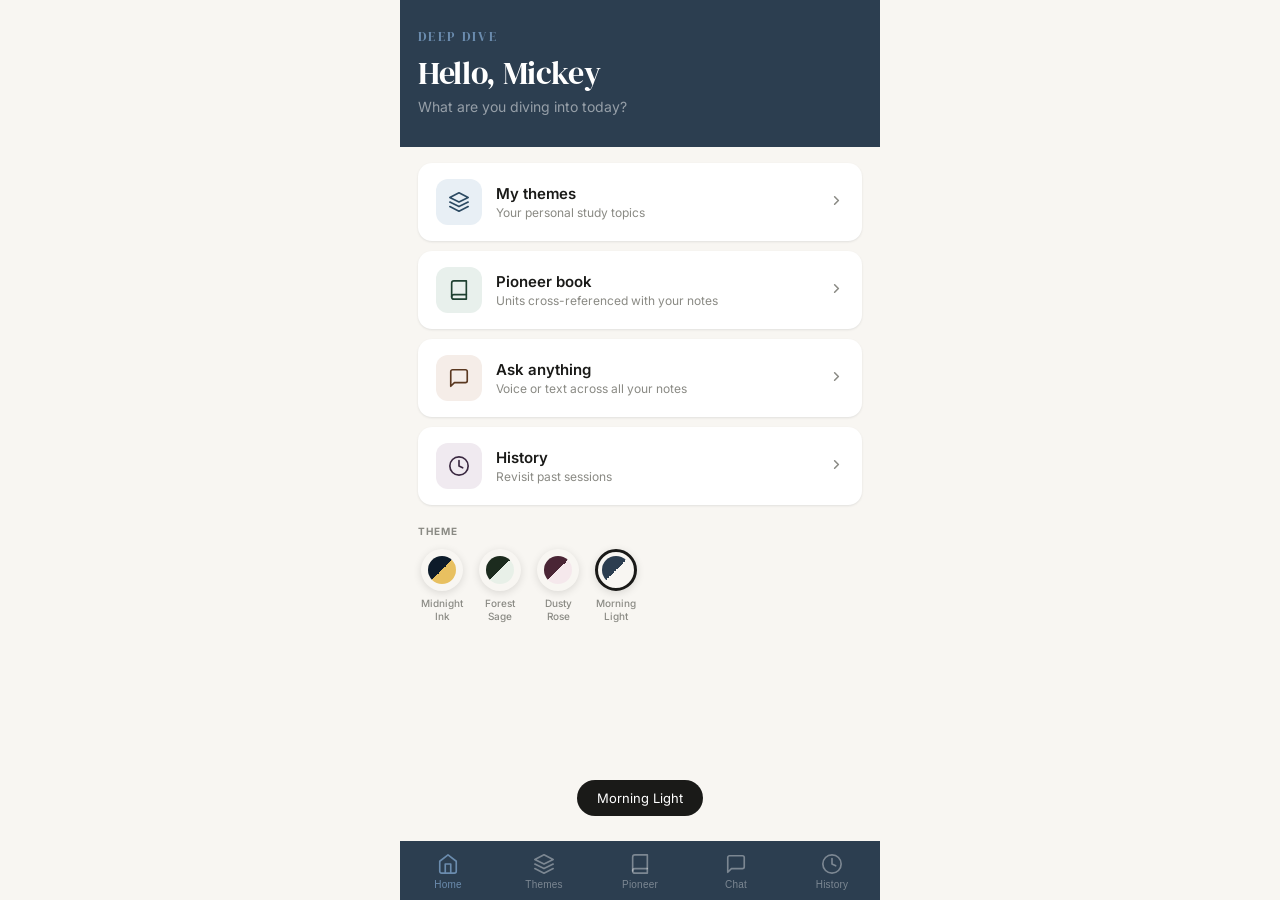
<file: index (6).html>
<!DOCTYPE html>
<html lang="en">
<head>
<meta charset="UTF-8">
<meta name="viewport" content="width=device-width, initial-scale=1.0, maximum-scale=1.0, user-scalable=no, viewport-fit=cover">
<meta name="mobile-web-app-capable" content="yes">
<meta name="apple-mobile-web-app-capable" content="yes">
<meta name="apple-mobile-web-app-status-bar-style" content="default">
<meta name="apple-mobile-web-app-title" content="Deep Dive">
<title>Deep Dive</title>
<style>
@import url('https://fonts.googleapis.com/css2?family=DM+Serif+Display&family=Inter:wght@400;500;600&display=swap');

* { box-sizing: border-box; margin: 0; padding: 0; -webkit-tap-highlight-color: transparent; }
:root {
  /* Brand */
  --navy: #0D1B2A;
  --navy-mid: #1B2E42;
  --navy-soft: #243548;
  --gold: #C9A84C;
  --gold-light: #F5EDD6;
  --gold-dim: rgba(201,168,76,0.15);

  /* Neutrals */
  --bg: #F2F0EB;
  --surface: #FFFFFF;
  --surface2: #F8F6F2;
  --surface3: #EDEAE3;

  /* Text */
  --text: #0D1B2A;
  --text2: #4A5568;
  --text3: #8A95A3;

  /* Borders */
  --border: rgba(13,27,42,0.08);
  --border-strong: rgba(13,27,42,0.15);

  /* Accents */
  --teal: #0F6E56; --teal-light: #E1F5EE;
  --amber: #854F0B; --amber-light: #FAEEDA;
  --coral: #993C1D; --coral-light: #FAECE7;
  --purple: #534AB7; --purple-light: #EEEDFE; --purple-dark: #26215C;

  --radius: 14px;
  --nav-h: 64px;
}
html, body {
  background: var(--bg);
}
body {
  font-family: 'Inter', -apple-system, BlinkMacSystemFont, sans-serif;
  color: var(--text);
  min-height: 100vh;
  max-width: 480px;
  margin: 0 auto;
  overscroll-behavior: none;
}

/* NAV */
.bottom-nav {
  position: fixed; bottom: 0; left: 50%; transform: translateX(-50%);
  width: 100%; max-width: 480px;
  background: var(--navy);
  display: flex; z-index: 100;
  padding-bottom: env(safe-area-inset-bottom);
}
.nav-btn {
  flex: 1; display: flex; flex-direction: column; align-items: center; gap: 4px;
  padding: 12px 4px 10px; font-size: 10px; font-weight: 500;
  color: rgba(255,255,255,0.38);
  border: none; background: none; cursor: pointer;
  transition: color 0.2s;
  letter-spacing: 0.02em;
}
.nav-btn.active { color: var(--gold); }
.nav-btn svg { width: 22px; height: 22px; stroke: currentColor; fill: none; stroke-width: 1.8; stroke-linecap: round; stroke-linejoin: round; }

/* SCREENS */
.screen { display: none; padding-bottom: calc(var(--nav-h) + env(safe-area-inset-bottom) + 20px); min-height: 100vh; background: var(--bg); }
.screen.active { display: block; }

.top-bar {
  position: sticky; top: 0;
  background: var(--navy);
  padding: 14px 18px;
  display: flex; align-items: center; gap: 12px; z-index: 50;
}
.top-bar h1 {
  font-size: 17px; font-weight: 600; flex: 1;
  color: #FFFFFF; letter-spacing: 0.01em;
}
.icon-btn {
  width: 36px; height: 36px;
  display: flex; align-items: center; justify-content: center;
  border: none; background: rgba(255,255,255,0.08); cursor: pointer;
  color: rgba(255,255,255,0.75);
  border-radius: 10px; transition: background 0.15s; flex-shrink: 0;
}
.icon-btn:active { background: rgba(255,255,255,0.15); }
.icon-btn svg { width: 19px; height: 19px; stroke: currentColor; fill: none; stroke-width: 1.8; stroke-linecap: round; stroke-linejoin: round; }
.content { padding: 20px 18px; }

/* HOME */
.home-hero {
  background: var(--navy);
  padding: 28px 18px 32px;
  margin-bottom: 0;
}
.home-brand {
  font-family: 'DM Serif Display', Georgia, serif;
  font-size: 13px; font-weight: 400;
  color: var(--gold);
  letter-spacing: 0.18em;
  text-transform: uppercase;
  margin-bottom: 10px;
  display: block;
}
.greeting {
  font-family: 'DM Serif Display', Georgia, serif;
  font-size: 32px; font-weight: 400;
  color: #FFFFFF;
  line-height: 1.15;
  margin-bottom: 6px;
  letter-spacing: -0.01em;
}
.greeting-sub {
  font-size: 14px; color: rgba(255,255,255,0.5);
  margin-bottom: 0; font-weight: 400;
}
.home-cards { padding: 16px 18px 0; display: flex; flex-direction: column; gap: 10px; background: var(--bg); }
.home-card {
  background: var(--surface);
  border: none;
  border-radius: var(--radius);
  padding: 16px 18px;
  display: flex; align-items: center; gap: 14px;
  cursor: pointer;
  transition: transform 0.12s, box-shadow 0.12s;
  box-shadow: 0 1px 3px rgba(13,27,42,0.06), 0 1px 2px rgba(13,27,42,0.04);
}
.home-card:active { transform: scale(0.985); box-shadow: none; }
.home-icon {
  width: 46px; height: 46px; border-radius: 12px;
  display: flex; align-items: center; justify-content: center; flex-shrink: 0;
}
.home-icon svg { width: 22px; height: 22px; stroke: currentColor; fill: none; stroke-width: 1.8; stroke-linecap: round; stroke-linejoin: round; }
.home-card h3 { font-size: 15px; font-weight: 600; margin-bottom: 2px; color: var(--text); }
.home-card p { font-size: 12px; color: var(--text3); font-weight: 400; }
.chev { margin-left: auto; flex-shrink: 0; }
.chev svg { width: 15px; height: 15px; stroke: var(--text3); fill: none; stroke-width: 2.5; stroke-linecap: round; stroke-linejoin: round; }

/* THEMES */
.search-wrap { margin-bottom: 16px; }
.search-wrap input {
  width: 100%; padding: 12px 18px; border-radius: 99px;
  border: none;
  background: var(--surface);
  font-size: 16px; color: var(--text); outline: none;
  box-shadow: 0 1px 3px rgba(13,27,42,0.08);
  font-family: 'Inter', sans-serif;
}
.search-wrap input:focus { box-shadow: 0 0 0 2px var(--gold), 0 1px 3px rgba(13,27,42,0.08); }
.search-wrap input::placeholder { color: var(--text3); }

.theme-row {
  display: flex; align-items: center; gap: 12px;
  padding: 15px 0; border-bottom: 0.5px solid var(--border);
  cursor: pointer; transition: opacity 0.12s;
}
.theme-row:last-child { border-bottom: none; }
.theme-row:active { opacity: 0.55; }
.theme-name { font-size: 15px; flex: 1; font-weight: 400; color: var(--text); }
.theme-arrow { color: var(--border-strong); }
.theme-arrow svg { width: 14px; height: 14px; stroke: currentColor; fill: none; stroke-width: 2.5; stroke-linecap: round; stroke-linejoin: round; }

.add-row {
  display: flex; align-items: center; gap: 10px;
  padding: 15px 0; cursor: pointer; color: var(--gold); font-size: 15px; font-weight: 500;
}
.add-row svg { width: 18px; height: 18px; stroke: currentColor; fill: none; stroke-width: 2.5; stroke-linecap: round; stroke-linejoin: round; }

.empty-themes { text-align: center; padding: 64px 24px; }
.empty-themes .big-icon { font-size: 52px; margin-bottom: 18px; }
.empty-themes h3 { font-family: 'DM Serif Display', Georgia, serif; font-size: 22px; font-weight: 400; margin-bottom: 10px; color: var(--text); }
.empty-themes p { font-size: 14px; color: var(--text3); line-height: 1.65; margin-bottom: 28px; }
.empty-themes button {
  background: var(--navy); color: white; border: none;
  padding: 13px 26px; border-radius: 99px; font-size: 15px; font-weight: 500;
  cursor: pointer; display: inline-flex; align-items: center; gap: 8px;
  font-family: 'Inter', sans-serif;
}
.empty-themes button svg { width: 18px; height: 18px; stroke: currentColor; fill: none; stroke-width: 2; stroke-linecap: round; stroke-linejoin: round; }

/* DETAIL */
.source-pill {
  display: inline-flex; align-items: center; gap: 5px;
  font-size: 11px; font-weight: 600; padding: 4px 12px;
  border-radius: 99px;
  background: var(--navy); color: var(--gold);
  letter-spacing: 0.04em; text-transform: uppercase;
  margin-bottom: 16px;
}
.section-label {
  font-size: 10px; font-weight: 700; color: var(--text3);
  letter-spacing: 0.1em; text-transform: uppercase; margin: 20px 0 10px;
}
.note-card {
  background: var(--surface);
  border: none;
  border-radius: 14px; margin-bottom: 10px; overflow: hidden;
  box-shadow: 0 1px 3px rgba(13,27,42,0.07), 0 1px 2px rgba(13,27,42,0.04);
}
.note-head {
  display: flex; align-items: flex-start; gap: 10px;
  padding: 14px 16px; cursor: pointer; transition: background 0.12s;
}
.note-head:active { background: var(--surface2); }
.note-tag-pill {
  font-size: 10px; font-weight: 700; padding: 3px 8px; border-radius: 6px;
  background: var(--gold-dim); color: var(--gold);
  border: 1px solid rgba(201,168,76,0.25);
  flex-shrink: 0; margin-top: 1px; white-space: nowrap;
  letter-spacing: 0.04em; text-transform: uppercase;
}
.note-summary { font-size: 13px; flex: 1; line-height: 1.4; }
.note-chev { color: var(--text3); transition: transform 0.2s; flex-shrink: 0; margin-top: 2px; }
.note-chev svg { width: 14px; height: 14px; stroke: currentColor; fill: none; stroke-width: 2; stroke-linecap: round; stroke-linejoin: round; }
.note-chev.open { transform: rotate(180deg); }
.note-body { display: none; padding: 0 12px 14px 12px; border-top: 0.5px solid var(--border); }
.note-body.open { display: block; }
.note-full { font-size: 13px; line-height: 1.75; color: var(--text2); padding-top: 12px; margin-bottom: 8px; font-family: Georgia, serif; }
.note-ref { font-size: 11px; color: var(--text3); margin-bottom: 10px; }
.note-actions { display: flex; gap: 6px; flex-wrap: wrap; }
.note-action {
  font-size: 12px; padding: 6px 10px; border-radius: 8px;
  border: 0.5px solid var(--border-strong); background: var(--surface2); color: var(--text2);
  cursor: pointer; display: flex; align-items: center; gap: 4px; transition: background 0.12s;
}
.note-action:active { background: var(--bg); }
.note-action svg { width: 13px; height: 13px; stroke: currentColor; fill: none; stroke-width: 2; stroke-linecap: round; stroke-linejoin: round; }

/* LOADING / EMPTY */
.loading-state { text-align: center; padding: 48px 20px; color: var(--text3); font-size: 14px; }
.spinner { width: 28px; height: 28px; border: 2px solid var(--border-strong); border-top-color: var(--gold); border-radius: 50%; animation: spin 0.7s linear infinite; margin: 0 auto 14px; }
@keyframes spin { to { transform: rotate(360deg); } }
.empty-state { text-align: center; padding: 40px 20px; }
.empty-state p { font-size: 14px; color: var(--text3); line-height: 1.6; }

/* PIONEER */
.unit-card {
  background: var(--surface); border: 0.5px solid var(--border);
  border-radius: var(--radius); padding: 14px 16px; margin-bottom: 10px;
  cursor: pointer; transition: background 0.12s;
}
.unit-card:active { background: var(--surface2); }
.unit-number { font-size: 11px; font-weight: 600; color: var(--text3); letter-spacing: 0.05em; text-transform: uppercase; margin-bottom: 4px; }
.unit-title { font-size: 14px; font-weight: 500; margin-bottom: 6px; }
.match-badge { font-size: 11px; background: var(--purple-light); color: var(--purple); border-radius: 6px; padding: 2px 8px; display: inline-block; font-weight: 500; }

/* CHAT */
.chat-messages {
  padding: 16px; display: flex; flex-direction: column; gap: 12px;
  padding-bottom: calc(var(--nav-h) + 120px + env(safe-area-inset-bottom));
}
.bubble-me {
  background: var(--navy); color: rgba(255,255,255,0.92);
  border-radius: 18px 18px 4px 18px;
  padding: 11px 16px; font-size: 14px; line-height: 1.55;
  align-self: flex-end; max-width: 85%;
  font-weight: 400;
}
.bubble-them {
  background: var(--surface);
  border-radius: 18px 18px 18px 4px;
  padding: 14px 16px; font-size: 14px; line-height: 1.75;
  align-self: flex-start; max-width: 92%;
  font-family: 'DM Serif Display', Georgia, serif;
  white-space: pre-wrap;
  box-shadow: 0 1px 3px rgba(13,27,42,0.07);
}
.typing { display: flex; gap: 5px; padding: 14px 16px; align-items: center; }
.typing span { width: 7px; height: 7px; border-radius: 50%; background: var(--text3); animation: bounce 1.1s infinite; }
.typing span:nth-child(2) { animation-delay: 0.18s; }
.typing span:nth-child(3) { animation-delay: 0.36s; }
@keyframes bounce { 0%,60%,100%{transform:translateY(0)} 30%{transform:translateY(-6px)} }

.chat-bar {
  position: fixed;
  bottom: calc(var(--nav-h) + env(safe-area-inset-bottom));
  left: 50%; transform: translateX(-50%);
  width: 100%; max-width: 480px;
  background: var(--surface);
  border-top: 0.5px solid var(--border);
  padding: 10px 14px 12px; z-index: 50;
}
.chat-bar-row { display: flex; align-items: center; gap: 8px; }
.chat-bar input {
  flex: 1; padding: 11px 16px; border-radius: 99px;
  border: none;
  background: var(--bg);
  font-size: 16px; color: var(--text); outline: none;
  font-family: 'Inter', sans-serif;
}
.chat-bar input:focus { box-shadow: 0 0 0 2px var(--gold); }

/* Voice button — big and friendly */
.voice-btn {
  width: 46px; height: 46px; border-radius: 50%; flex-shrink: 0;
  border: none; cursor: pointer;
  display: flex; align-items: center; justify-content: center;
  transition: all 0.2s;
  background: var(--surface3); color: var(--text2);
}
.voice-btn.listening {
  background: #C62828; color: white;
  animation: pulse-ring 1.2s ease-out infinite;
}
.voice-btn svg { width: 18px; height: 18px; stroke: currentColor; fill: none; stroke-width: 1.8; stroke-linecap: round; stroke-linejoin: round; }
@keyframes pulse-ring {
  0% { box-shadow: 0 0 0 0 rgba(229,57,53,0.4); }
  70% { box-shadow: 0 0 0 10px rgba(229,57,53,0); }
  100% { box-shadow: 0 0 0 0 rgba(229,57,53,0); }
}

.send-btn {
  width: 46px; height: 46px; border-radius: 50%; flex-shrink: 0;
  background: var(--navy); border: none; cursor: pointer;
  display: flex; align-items: center; justify-content: center; transition: opacity 0.15s;
}
.send-btn:active { opacity: 0.8; }
.send-btn svg { width: 16px; height: 16px; stroke: white; fill: none; stroke-width: 2; stroke-linecap: round; stroke-linejoin: round; }

.voice-status {
  font-size: 12px; color: var(--text3); text-align: center;
  padding-top: 6px; min-height: 20px; transition: color 0.2s;
  letter-spacing: 0.02em;
}
.voice-status.active { color: #C62828; }

/* HISTORY */
.history-item {
  background: var(--surface);
  border: none;
  border-radius: var(--radius); margin-bottom: 10px; cursor: pointer;
  box-shadow: 0 1px 3px rgba(13,27,42,0.07);
  transition: transform 0.12s;
}
.history-item:active { transform: scale(0.985); }
.history-date { font-size: 11px; color: var(--gold); margin-bottom: 4px; font-weight: 600; letter-spacing: 0.04em; text-transform: uppercase; }
.history-title { font-size: 14px; font-weight: 500; margin-bottom: 2px; color: var(--text); }
.history-preview { font-size: 12px; color: var(--text3); }

/* MODAL */
.modal-overlay {
  display: none; position: fixed; inset: 0;
  background: rgba(0,0,0,0.45); z-index: 200;
  align-items: flex-end; justify-content: center;
}
.modal-overlay.open { display: flex; }
.modal {
  background: var(--surface); border-radius: 24px 24px 0 0;
  padding: 28px 22px calc(36px + env(safe-area-inset-bottom));
  width: 100%; max-width: 480px;
}
.modal h2 {
  font-family: 'DM Serif Display', Georgia, serif;
  font-size: 22px; font-weight: 400; margin-bottom: 20px; color: var(--text);
}
.modal label { font-size: 12px; font-weight: 600; color: var(--text3); display: block; margin-bottom: 7px; margin-top: 16px; letter-spacing: 0.06em; text-transform: uppercase; }
.modal input, .modal textarea {
  width: 100%; padding: 12px 16px; border-radius: 12px;
  border: none;
  background: var(--bg);
  font-size: 16px; color: var(--text); outline: none; font-family: 'Inter', sans-serif;
}
.modal input:focus, .modal textarea:focus { box-shadow: 0 0 0 2px var(--gold); }
.modal textarea { height: 86px; resize: none; margin-top: 0; }
.modal-btns { display: flex; gap: 10px; margin-top: 24px; }
.modal-btns button { flex: 1; padding: 14px; border-radius: 99px; border: none; font-size: 15px; font-weight: 600; cursor: pointer; font-family: 'Inter', sans-serif; }
.btn-cancel { background: var(--bg); color: var(--text2); }
.btn-save { background: var(--navy); color: white; }

/* THEMES SECTION ON HOME */
.home-theme-section { padding: 20px 18px 24px; background: var(--bg); }
.home-theme-label {
  font-size: 10px; font-weight: 700; letter-spacing: 0.1em;
  text-transform: uppercase; color: var(--text3);
  margin-bottom: 12px; display: block;
}
.theme-swatches { display: flex; gap: 10px; flex-wrap: wrap; }
.theme-swatch {
  display: flex; flex-direction: column; align-items: center; gap: 6px;
  cursor: pointer; transition: transform 0.15s;
}
.theme-swatch:active { transform: scale(0.92); }
.swatch-dot {
  width: 42px; height: 42px; border-radius: 50%;
  display: flex; align-items: center; justify-content: center;
  border: 3px solid transparent;
  transition: border-color 0.2s;
  box-shadow: 0 2px 8px rgba(0,0,0,0.12);
}
.swatch-dot.active { border-color: var(--text); }
.swatch-inner { width: 28px; height: 28px; border-radius: 50%; }
.swatch-name { font-size: 10px; color: var(--text3); font-weight: 500; text-align: center; max-width: 48px; line-height: 1.3; }

/* TOAST */
.toast {
  position: fixed; bottom: calc(var(--nav-h) + 20px);
  left: 50%; transform: translateX(-50%);
  background: #1a1a18; color: white;
  padding: 10px 20px; border-radius: 99px; font-size: 13px;
  z-index: 300; opacity: 0; transition: opacity 0.2s; pointer-events: none; white-space: nowrap;
}
.toast.show { opacity: 1; }
</style>
</head>
<body>

<!-- HOME -->
<div class="screen active" id="screen-home">
  <div class="home-hero">
    <span class="home-brand">Deep Dive</span>
    <p class="greeting">Hello, Mickey</p>
    <p class="greeting-sub">What are you diving into today?</p>
  </div>
  <div class="home-cards">
    <div class="home-card" onclick="goTo('themes')">
      <div class="home-icon" style="background:#E8F5EE;color:#0F6E56">
        <svg viewBox="0 0 24 24"><path d="M12 2L2 7l10 5 10-5-10-5z"/><path d="M2 17l10 5 10-5"/><path d="M2 12l10 5 10-5"/></svg>
      </div>
      <div><h3>My themes</h3><p>Your personal study topics</p></div>
      <div class="chev"><svg viewBox="0 0 24 24"><polyline points="9 18 15 12 9 6"/></svg></div>
    </div>
    <div class="home-card" onclick="goTo('pioneer')">
      <div class="home-icon" style="background:#EEEDFE;color:#534AB7">
        <svg viewBox="0 0 24 24"><path d="M4 19.5A2.5 2.5 0 0 1 6.5 17H20"/><path d="M6.5 2H20v20H6.5A2.5 2.5 0 0 1 4 19.5v-15A2.5 2.5 0 0 1 6.5 2z"/></svg>
      </div>
      <div><h3>Pioneer book</h3><p>Units cross-referenced with your notes</p></div>
      <div class="chev"><svg viewBox="0 0 24 24"><polyline points="9 18 15 12 9 6"/></svg></div>
    </div>
    <div class="home-card" onclick="goTo('chat')">
      <div class="home-icon" style="background:#FDF3E3;color:#854F0B">
        <svg viewBox="0 0 24 24"><path d="M21 15a2 2 0 0 1-2 2H7l-4 4V5a2 2 0 0 1 2-2h14a2 2 0 0 1 2 2z"/></svg>
      </div>
      <div><h3>Ask anything</h3><p>Voice or text across all your notes</p></div>
      <div class="chev"><svg viewBox="0 0 24 24"><polyline points="9 18 15 12 9 6"/></svg></div>
    </div>
    <div class="home-card" onclick="goTo('history')">
      <div class="home-icon" style="background:#FAECE7;color:#993C1D">
        <svg viewBox="0 0 24 24"><circle cx="12" cy="12" r="10"/><polyline points="12 6 12 12 16 14"/></svg>
      </div>
      <div><h3>History</h3><p>Revisit past sessions</p></div>
      <div class="chev"><svg viewBox="0 0 24 24"><polyline points="9 18 15 12 9 6"/></svg></div>
    </div>
  </div>

  <div class="home-theme-section">
    <span class="home-theme-label">Theme</span>
    <div class="theme-swatches">
      <div class="theme-swatch" onclick="applyTheme(0)">
        <div class="swatch-dot active" id="swatch-0">
          <div class="swatch-inner" style="background:linear-gradient(135deg,#0D1B2A 50%,#E8C060 50%)"></div>
        </div>
        <span class="swatch-name">Midnight Ink</span>
      </div>
      <div class="theme-swatch" onclick="applyTheme(1)">
        <div class="swatch-dot" id="swatch-1">
          <div class="swatch-inner" style="background:linear-gradient(135deg,#1C2B1E 50%,#E8F0E8 50%)"></div>
        </div>
        <span class="swatch-name">Forest Sage</span>
      </div>
      <div class="theme-swatch" onclick="applyTheme(2)">
        <div class="swatch-dot" id="swatch-2">
          <div class="swatch-inner" style="background:linear-gradient(135deg,#4A2535 50%,#F5E8EC 50%)"></div>
        </div>
        <span class="swatch-name">Dusty Rose</span>
      </div>
      <div class="theme-swatch" onclick="applyTheme(3)">
        <div class="swatch-dot" id="swatch-3">
          <div class="swatch-inner" style="background:linear-gradient(135deg,#2C3E50 50%,#F8F6F2 50%)"></div>
        </div>
        <span class="swatch-name">Morning Light</span>
      </div>
    </div>
  </div>
</div>

<!-- THEMES LIST -->
<div class="screen" id="screen-themes">
  <div class="top-bar">
    <h1>My themes</h1>
    <button class="icon-btn" onclick="openModal()" aria-label="Add theme">
      <svg viewBox="0 0 24 24"><line x1="12" y1="5" x2="12" y2="19"/><line x1="5" y1="12" x2="19" y2="12"/></svg>
    </button>
  </div>
  <div class="content">
    <div class="search-wrap">
      <input type="text" id="theme-search" placeholder="Search your themes…" oninput="renderThemes()" autocomplete="off">
    </div>
    <div id="themes-list"></div>
  </div>
</div>

<!-- THEME DETAIL -->
<div class="screen" id="screen-detail">
  <div class="top-bar">
    <button class="icon-btn" onclick="goTo('themes')" aria-label="Back">
      <svg viewBox="0 0 24 24"><polyline points="15 18 9 12 15 6"/></svg>
    </button>
    <h1 id="detail-title">Theme</h1>
    <button class="icon-btn" onclick="exportTheme()" aria-label="Export">
      <svg viewBox="0 0 24 24"><path d="M21 15v4a2 2 0 0 1-2 2H5a2 2 0 0 1-2-2v-4"/><polyline points="7 10 12 15 17 10"/><line x1="12" y1="15" x2="12" y2="3"/></svg>
    </button>
  </div>
  <div class="content" id="detail-content"></div>
</div>

<!-- PIONEER LIST -->
<div class="screen" id="screen-pioneer">
  <div class="top-bar"><h1>Pioneer book</h1></div>
  <div class="content">
    <p style="font-size:13px;color:var(--text3);margin-bottom:16px;line-height:1.5">Tap a unit to cross-reference it with your notes database.</p>
    <div id="units-list"></div>
  </div>
</div>

<!-- PIONEER UNIT DETAIL -->
<div class="screen" id="screen-pioneer-detail">
  <div class="top-bar">
    <button class="icon-btn" onclick="goTo('pioneer')" aria-label="Back">
      <svg viewBox="0 0 24 24"><polyline points="15 18 9 12 15 6"/></svg>
    </button>
    <h1 id="pioneer-detail-title" style="font-size:16px">Unit</h1>
  </div>
  <div class="content" id="pioneer-detail-content"></div>
</div>

<!-- CHAT -->
<div class="screen" id="screen-chat">
  <div class="top-bar"><h1>Ask anything</h1></div>
  <div class="chat-messages" id="chat-messages">
    <div class="bubble-them">Hi Mickey! Tap the mic and speak, or type below. I'll search your notes and read the answer back to you.</div>
  </div>
  <div class="chat-bar">
    <div class="chat-bar-row">
      <button class="voice-btn" id="voice-btn" onclick="toggleVoice()" aria-label="Voice input">
        <svg viewBox="0 0 24 24"><path d="M12 1a3 3 0 0 0-3 3v8a3 3 0 0 0 6 0V4a3 3 0 0 0-3-3z"/><path d="M19 10v2a7 7 0 0 1-14 0v-2"/><line x1="12" y1="19" x2="12" y2="23"/><line x1="8" y1="23" x2="16" y2="23"/></svg>
      </button>
      <input type="text" id="chat-input" placeholder="Or type your question…" onkeydown="if(event.key==='Enter')sendChat()" autocomplete="off">
      <button class="send-btn" onclick="sendChat()" aria-label="Send">
        <svg viewBox="0 0 24 24"><line x1="22" y1="2" x2="11" y2="13"/><polygon points="22 2 15 22 11 13 2 9 22 2"/></svg>
      </button>
    </div>
    <div class="voice-status" id="voice-status">Tap the mic to speak</div>
  </div>
</div>

<!-- HISTORY -->
<div class="screen" id="screen-history">
  <div class="top-bar">
    <h1>History</h1>
    <button class="icon-btn" onclick="clearHistory()" aria-label="Clear history">
      <svg viewBox="0 0 24 24"><polyline points="3 6 5 6 21 6"/><path d="M19 6l-1 14a2 2 0 0 1-2 2H8a2 2 0 0 1-2-2L5 6"/><path d="M10 11v6"/><path d="M14 11v6"/><path d="M9 6V4h6v2"/></svg>
    </button>
  </div>
  <div class="content" id="history-content"></div>
</div>

<!-- BOTTOM NAV -->
<nav class="bottom-nav">
  <button class="nav-btn active" id="nav-home" onclick="goTo('home')">
    <svg viewBox="0 0 24 24"><path d="M3 9l9-7 9 7v11a2 2 0 0 1-2 2H5a2 2 0 0 1-2-2z"/><polyline points="9 22 9 12 15 12 15 22"/></svg>Home
  </button>
  <button class="nav-btn" id="nav-themes" onclick="goTo('themes')">
    <svg viewBox="0 0 24 24"><path d="M12 2L2 7l10 5 10-5-10-5z"/><path d="M2 17l10 5 10-5"/><path d="M2 12l10 5 10-5"/></svg>Themes
  </button>
  <button class="nav-btn" id="nav-pioneer" onclick="goTo('pioneer')">
    <svg viewBox="0 0 24 24"><path d="M4 19.5A2.5 2.5 0 0 1 6.5 17H20"/><path d="M6.5 2H20v20H6.5A2.5 2.5 0 0 1 4 19.5v-15A2.5 2.5 0 0 1 6.5 2z"/></svg>Pioneer
  </button>
  <button class="nav-btn" id="nav-chat" onclick="goTo('chat')">
    <svg viewBox="0 0 24 24"><path d="M21 15a2 2 0 0 1-2 2H7l-4 4V5a2 2 0 0 1 2-2h14a2 2 0 0 1 2 2z"/></svg>Chat
  </button>
  <button class="nav-btn" id="nav-history" onclick="goTo('history')">
    <svg viewBox="0 0 24 24"><circle cx="12" cy="12" r="10"/><polyline points="12 6 12 12 16 14"/></svg>History
  </button>
</nav>

<!-- ADD THEME MODAL -->
<div class="modal-overlay" id="modal" onclick="handleOverlayClick(event)">
  <div class="modal">
    <h2>Add new theme</h2>
    <label for="new-name">Theme name</label>
    <input type="text" id="new-name" placeholder="e.g. Comfort and suffering" autocomplete="off">
    <label for="new-keywords">Keywords to search for</label>
    <textarea id="new-keywords" placeholder="e.g. comfort, suffering, grief, brokenhearted, sorrow"></textarea>
    <div class="modal-btns">
      <button class="btn-cancel" onclick="closeModal()">Cancel</button>
      <button class="btn-save" onclick="saveTheme()">Save and search</button>
    </div>
  </div>
</div>

<div class="toast" id="toast"></div>

<script>
'use strict';

// ── STATE ──
let cachedNotes = null;
let themes = JSON.parse(localStorage.getItem('dd-themes-v2') || '[]');
let history = JSON.parse(localStorage.getItem('dd-history-v2') || '[]');
let currentTheme = null;
let isListening = false;
let recognition = null;
let synth = window.speechSynthesis;

// ── NAVIGATION ──
const ALL = ['home','themes','detail','pioneer','pioneer-detail','chat','history'];
const NAV = ['home','themes','pioneer','chat','history'];

function goTo(name) {
  ALL.forEach(s => document.getElementById('screen-' + s).classList.remove('active'));
  document.getElementById('screen-' + name).classList.add('active');
  NAV.forEach(s => {
    const b = document.getElementById('nav-' + s);
    if (b) b.classList.toggle('active', s === name);
  });
  if (name === 'themes') renderThemes();
  if (name === 'pioneer') renderPioneer();
  if (name === 'history') renderHistory();
  window.scrollTo(0, 0);
}

// ── FETCH NOTES ──
async function fetchNotes() {
  if (cachedNotes) return cachedNotes;
  const res = await fetch('/.netlify/functions/sheets');
  if (!res.ok) throw new Error(`Sheets error: ${res.status}`);
  const data = await res.json();
  if (data.error) throw new Error(data.error);
  cachedNotes = data.notes || [];
  console.log(`Loaded ${cachedNotes.length} notes`);
  return cachedNotes;
}

function searchNotes(notes, keywordStr, limit = 10) {
  const terms = keywordStr.toLowerCase().split(',').map(k => k.trim()).filter(Boolean);

  const scored = [];

  for (const note of notes) {
    const tag         = (note['Tag'] || '').toLowerCase();
    const title       = (note['Note Title'] || '').toLowerCase();
    const content     = (note['Note Content'] || '').toLowerCase();
    const scripture   = (note['Scripture / Reference'] || '').toLowerCase();
    const location    = (note['Location Title'] || '').toLowerCase();
    const everything  = Object.values(note).join(' ').toLowerCase();

    let score = 0;

    for (const term of terms) {
      if (!term) continue;
      // Exact tag match — highest priority
      if (tag.includes(term))       score += 100;
      // Note title match
      if (title.includes(term))     score += 50;
      // Note content match
      if (content.includes(term))   score += 30;
      // Scripture or location match
      if (scripture.includes(term)) score += 10;
      if (location.includes(term))  score += 10;
      // Catch-all — anywhere in the row
      if (everything.includes(term) && score === 0) score += 5;
    }

    if (score > 0) scored.push({ note, score });
  }

  // Sort highest score first, return top results
  return scored
    .sort((a, b) => b.score - a.score)
    .slice(0, limit)
    .map(s => s.note);
}

function esc(str) {
  return String(str || '').replace(/&/g,'&amp;').replace(/</g,'&lt;').replace(/>/g,'&gt;').replace(/"/g,'&quot;');
}

// ── THEMES ──
function renderThemes() {
  const query = (document.getElementById('theme-search')?.value || '').toLowerCase();
  const list = document.getElementById('themes-list');

  if (themes.length === 0 && !query) {
    list.innerHTML = `
      <div class="empty-themes">
        <div class="big-icon">🌊</div>
        <h3>No themes yet</h3>
        <p>Create your first theme and Deep Dive will search your notes for everything related to it.</p>
        <button onclick="openModal()">
          <svg viewBox="0 0 24 24"><line x1="12" y1="5" x2="12" y2="19"/><line x1="5" y1="12" x2="19" y2="12"/></svg>
          Add your first theme
        </button>
      </div>`;
    return;
  }

  // Newest first — themes array is push-based so we reverse a copy
  const sorted = [...themes].reverse();
  const filtered = sorted.filter(t => t.name.toLowerCase().includes(query));

  // Map back to original index for openTheme to work correctly
  list.innerHTML = filtered.map((t) => {
    const originalIndex = themes.indexOf(t);
    return `
      <div class="theme-row" onclick="openTheme(${originalIndex})">
        <span class="theme-name">${esc(t.name)}</span>
        <span class="theme-arrow"><svg viewBox="0 0 24 24"><polyline points="9 18 15 12 9 6"/></svg></span>
      </div>`;
  }).join('') + `
    <div class="add-row" onclick="openModal()">
      <svg viewBox="0 0 24 24"><line x1="12" y1="5" x2="12" y2="19"/><line x1="5" y1="12" x2="19" y2="12"/></svg>
      Add new theme
    </div>`;
}

async function openTheme(index) {
  const theme = themes[index];
  currentTheme = theme;
  document.getElementById('detail-title').textContent = theme.name;
  document.getElementById('detail-content').innerHTML = `<div class="loading-state"><div class="spinner"></div>Searching your notes for "${esc(theme.name)}"…</div>`;
  goTo('detail');

  try {
    const notes = await fetchNotes();
    const matches = searchNotes(notes, theme.keywords || theme.name);
    renderDetail(theme, matches);
    addHistory(theme.name, matches.length);
  } catch (err) {
    console.error(err);
    document.getElementById('detail-content').innerHTML = `<div class="empty-state"><p>Could not load notes.<br><br>${esc(err.message)}</p></div>`;
  }
}

function renderDetail(theme, matches) {
  const el = document.getElementById('detail-content');

  if (matches.length === 0) {
    el.innerHTML = `
      <span class="source-pill">Google Sheets — 0 matches</span>
      <div class="empty-state">
        <p>No notes found for "<strong>${esc(theme.name)}</strong>".<br><br>
        Try adding more keywords, or make sure your Google Sheet has notes tagged with related terms.</p>
      </div>`;
    return;
  }

  const cards = matches.map((note, i) => {
    const tag      = note['Tag'] || '';
    const title    = note['Note Title'] || note['Scripture / Reference'] || '';
    const body     = note['Note Content'] || '';
    const scripture = note['Scripture / Reference'] || '';
    const book     = note['Bible Book'] || '';
    const chapter  = note['Chapter'] || '';
    const verse    = note['Verse / Block'] || '';
    const location = note['Location Title'] || '';
    const pub      = note['Publication'] || note['Publicatoin'] || '';
    const tab      = note['_tab'] || 'Google Sheets';

    const displayTitle = title || scripture || `Note ${i + 1}`;
    const ref = [scripture || (book ? `${book} ${chapter}:${verse}`.trim() : ''), location, pub, tab].filter(Boolean).join(' · ');

    return `
      <div class="note-card">
        <div class="note-head" onclick="toggleNote('n${i}')" role="button" aria-expanded="false" id="n${i}-h">
          ${tag ? `<span class="note-tag-pill">${esc(tag)}</span>` : ''}
          <span class="note-summary">${esc(displayTitle)}</span>
          <span class="note-chev" id="n${i}-c"><svg viewBox="0 0 24 24"><polyline points="6 9 12 15 18 9"/></svg></span>
        </div>
        <div class="note-body" id="n${i}">
          <p class="note-full">${esc(body) || 'No content recorded.'}</p>
          ${ref ? `<p class="note-ref">${esc(ref)}</p>` : ''}
          <div class="note-actions">
            <button class="note-action" onclick="prefillChat('Tell me more about: ${esc(displayTitle).replace(/'/g,"\\'")}')">
              <svg viewBox="0 0 24 24"><path d="M21 15a2 2 0 0 1-2 2H7l-4 4V5a2 2 0 0 1 2-2h14a2 2 0 0 1 2 2z"/></svg>
              Ask about this
            </button>
            ${tag ? `<button class="note-action" onclick="prefillChat('Find all notes related to: ${esc(tag).replace(/'/g,"\\'")}')">
              <svg viewBox="0 0 24 24"><circle cx="11" cy="11" r="8"/><line x1="21" y1="21" x2="16.65" y2="16.65"/></svg>
              Find related
            </button>` : ''}
          </div>
        </div>
      </div>`;
  }).join('');

  el.innerHTML = `
    <span class="source-pill">Google Sheets — ${matches.length} note${matches.length !== 1 ? 's' : ''} found</span>
    <p style="font-size:13px;color:var(--text3);margin-bottom:16px">Tap any row to expand the full note</p>
    ${cards}
    <div style="margin-top:20px">
      <button class="note-action" style="padding:11px 16px;font-size:13px;width:100%;justify-content:center" onclick="prefillChat('Summarize everything I have on: ${esc(theme.name).replace(/'/g,"\\'")}')">
        <svg viewBox="0 0 24 24"><path d="M21 15a2 2 0 0 1-2 2H7l-4 4V5a2 2 0 0 1 2-2h14a2 2 0 0 1 2 2z"/></svg>
        Ask Claude to summarize this theme
      </button>
    </div>`;
}

function toggleNote(id) {
  const body = document.getElementById(id);
  const chev = document.getElementById(id + '-c');
  const isOpen = body.classList.contains('open');
  body.classList.toggle('open', !isOpen);
  chev.classList.toggle('open', !isOpen);
}

// ── PIONEER ──
const UNITS = [
  { number: 'Unit 1', title: "Jehovah's purpose for mankind",  keywords: 'purpose,paradise,preach,Jehovah,kingdom,creation' },
  { number: 'Unit 2', title: 'How to strengthen faith',         keywords: 'faith,prayer,Bible study,trust,confidence,Jehovah' },
  { number: 'Unit 3', title: 'Endurance through trials',        keywords: 'endurance,suffering,long-suffering,patience,trial,tribulation' },
  { number: 'Unit 4', title: 'Effective ministry',              keywords: 'field service,ministry,return visit,Bible study,witness,letter,preach' },
  { number: 'Unit 5', title: 'Shepherding and care',            keywords: 'encourage,comfort,shepherd,kindness,care,strengthen' },
  { number: 'Unit 6', title: 'Kingdom hope',                    keywords: 'resurrection,new world,Kingdom,hope,paradise,promise' },
];

function renderPioneer() {
  document.getElementById('units-list').innerHTML = UNITS.map((u, i) => `
    <div class="unit-card" onclick="openUnit(${i})">
      <p class="unit-number">${esc(u.number)}</p>
      <p class="unit-title">${esc(u.title)}</p>

    </div>`).join('');
}

async function openUnit(i) {
  const unit = UNITS[i];
  document.getElementById('pioneer-detail-title').textContent = `${unit.number} — ${unit.title}`;
  document.getElementById('pioneer-detail-content').innerHTML = `<div class="loading-state"><div class="spinner"></div>Cross-referencing your notes with ${esc(unit.number)}…</div>`;
  goTo('pioneer-detail');

  try {
    const notes = await fetchNotes();
    const matches = searchNotes(notes, unit.keywords);
    const el = document.getElementById('pioneer-detail-content');

    if (matches.length === 0) {
      el.innerHTML = `<div class="empty-state"><p>No matching notes found for this unit yet.</p></div>`;
      return;
    }

    el.innerHTML = `
      <p style="font-size:13px;color:var(--text3);margin-bottom:14px">${matches.length} notes match this unit</p>
      ${matches.map((note, i) => {
        const tag   = note['Tag'] || '';
        const title = note['Note Title'] || note['Scripture / Reference'] || `Note ${i+1}`;
        const body  = note['Note Content'] || '';
        const ref   = note['Scripture / Reference'] || '';
        const tab   = note['_tab'] || '';
        return `
          <div class="note-card">
            <div class="note-head" onclick="toggleNote('pu${i}')" id="pu${i}-h">
              ${tag ? `<span class="note-tag-pill">${esc(tag)}</span>` : ''}
              <span class="note-summary">${esc(title)}</span>
              <span class="note-chev" id="pu${i}-c"><svg viewBox="0 0 24 24"><polyline points="6 9 12 15 18 9"/></svg></span>
            </div>
            <div class="note-body" id="pu${i}">
              <p class="note-full">${esc(body) || 'No content recorded.'}</p>
              ${ref ? `<p class="note-ref">${esc(ref)}${tab ? ' · ' + esc(tab) : ''}</p>` : ''}
            </div>
          </div>`;
      }).join('')}`;

    addHistory(`Pioneer: ${unit.title}`, matches.length);
  } catch (err) {
    document.getElementById('pioneer-detail-content').innerHTML = `<div class="empty-state"><p>Could not load notes. ${esc(err.message)}</p></div>`;
  }
}

// ── CHAT ──
async function sendChat(msgOverride) {
  const input = document.getElementById('chat-input');
  const msg = msgOverride || input.value.trim();
  if (!msg) return;
  input.value = '';

  appendBubble(msg, 'me');
  const typing = appendTyping();

  try {
    const notes = await fetchNotes();
    // Use ranked search — same logic as theme search
    const relevant = searchNotes(notes, msg.split(/\s+/).join(','), 25);

    const payload = relevant.map(n => ({
      tab: n['_tab'] || '',
      tag: n['Tag'] || '',
      scripture: n['Scripture / Reference'] || '',
      title: n['Note Title'] || '',
      content: n['Note Content'] || '',
    }));

    const res = await fetch('/.netlify/functions/chat', {
      method: 'POST',
      headers: { 'Content-Type': 'application/json' },
      body: JSON.stringify({ message: msg, notes: payload }),
    });

    const data = await res.json();
    typing.remove();

    const reply = data.error ? `Sorry — ${data.error}` : data.reply;
    appendBubble(reply, 'them');

    // Speak the reply out loud
    speakReply(reply);
    addHistory('Chat: ' + msg.substring(0, 50), 0);

  } catch (err) {
    typing.remove();
    appendBubble('Could not connect. Check your internet and try again.', 'them');
    console.error(err);
  }
}

function appendBubble(text, who) {
  const msgs = document.getElementById('chat-messages');
  const div = document.createElement('div');
  div.className = who === 'me' ? 'bubble-me' : 'bubble-them';
  div.textContent = text;
  msgs.appendChild(div);
  msgs.scrollTop = msgs.scrollHeight;
  return div;
}

function appendTyping() {
  const msgs = document.getElementById('chat-messages');
  const div = document.createElement('div');
  div.className = 'bubble-them typing';
  div.innerHTML = '<span></span><span></span><span></span>';
  msgs.appendChild(div);
  msgs.scrollTop = msgs.scrollHeight;
  return div;
}

function prefillChat(text) {
  goTo('chat');
  document.getElementById('chat-input').value = text;
}

// ── VOICE — HANDS FREE ──
function toggleVoice() {
  const SR = window.SpeechRecognition || window.webkitSpeechRecognition;
  if (!SR) { showToast('Voice not supported — try Chrome'); return; }

  if (isListening) {
    stopListening();
    return;
  }

  // Stop any ongoing speech before listening
  synth.cancel();

  recognition = new SR();
  recognition.continuous = false;
  recognition.interimResults = true;
  recognition.lang = 'en-US';

  recognition.onstart = () => {
    isListening = true;
    document.getElementById('voice-btn').classList.add('listening');
    setVoiceStatus('Listening…', true);
  };

  recognition.onresult = (e) => {
    const transcript = Array.from(e.results).map(r => r[0].transcript).join('');
    document.getElementById('chat-input').value = transcript;
    if (e.results[0].isFinal) {
      setVoiceStatus('Got it — searching…', true);
    }
  };

  recognition.onend = () => {
    isListening = false;
    document.getElementById('voice-btn').classList.remove('listening');
    setVoiceStatus('Tap the mic to speak', false);
    const msg = document.getElementById('chat-input').value.trim();
    if (msg) sendChat(msg);
  };

  recognition.onerror = (e) => {
    isListening = false;
    document.getElementById('voice-btn').classList.remove('listening');
    setVoiceStatus('Tap the mic to speak', false);
    if (e.error !== 'aborted') showToast('Voice error: ' + e.error);
  };

  recognition.start();
}

function stopListening() {
  recognition?.stop();
  isListening = false;
  document.getElementById('voice-btn').classList.remove('listening');
  setVoiceStatus('Tap the mic to speak', false);
}

function setVoiceStatus(text, active) {
  const el = document.getElementById('voice-status');
  el.textContent = text;
  el.classList.toggle('active', active);
}

function speakReply(text) {
  if (!synth) return;
  synth.cancel();
  // Strip markdown-style formatting for cleaner speech
  const clean = text.replace(/\*\*/g,'').replace(/\*/g,'').replace(/#+\s/g,'').trim();
  const utterance = new SpeechSynthesisUtterance(clean);
  utterance.rate = 0.95;
  utterance.pitch = 1;
  utterance.volume = 1;
  // Prefer a natural voice if available
  const voices = synth.getVoices();
  const preferred = voices.find(v => v.name.includes('Samantha') || v.name.includes('Karen') || v.name.includes('Daniel') || (v.lang === 'en-US' && !v.name.includes('Google')));
  if (preferred) utterance.voice = preferred;
  synth.speak(utterance);
}

// ── ADD THEME MODAL ──
function openModal() {
  document.getElementById('modal').classList.add('open');
  setTimeout(() => document.getElementById('new-name').focus(), 100);
}
function closeModal() { document.getElementById('modal').classList.remove('open'); }
function handleOverlayClick(e) { if (e.target.id === 'modal') closeModal(); }

function saveTheme() {
  const name = document.getElementById('new-name').value.trim();
  if (!name) { document.getElementById('new-name').focus(); return; }
  const keywords = document.getElementById('new-keywords').value.trim() || name;
  themes.push({ name, keywords });
  localStorage.setItem('dd-themes-v2', JSON.stringify(themes));
  document.getElementById('new-name').value = '';
  document.getElementById('new-keywords').value = '';
  closeModal();
  showToast(`"${name}" saved`);
  openTheme(themes.length - 1);
}

// ── HISTORY ──
function addHistory(title, count) {
  history.unshift({ title, count, date: new Date().toLocaleDateString('en-US', { month: 'short', day: 'numeric', year: 'numeric' }) });
  history = history.slice(0, 100);
  localStorage.setItem('dd-history-v2', JSON.stringify(history));
}

function clearHistory() {
  if (!history.length) { showToast('Nothing to clear'); return; }
  if (!confirm('Clear all history? This cannot be undone.')) return;
  history = [];
  localStorage.setItem('dd-history-v2', JSON.stringify(history));
  renderHistory();
  showToast('History cleared');
}

function deleteHistoryItem(index) {
  history.splice(index, 1);
  localStorage.setItem('dd-history-v2', JSON.stringify(history));
  renderHistory();
}

function renderHistory() {
  const el = document.getElementById('history-content');
  if (!history.length) {
    el.innerHTML = '<div class="empty-state"><p>Your sessions will appear here as you explore themes and chat.</p></div>';
    return;
  }
  el.innerHTML = history.map((h, i) => `
    <div class="history-item" style="display:flex;align-items:flex-start;gap:10px;padding:14px 16px">
      <div style="flex:1">
        <p class="history-date">${esc(h.date)}</p>
        <p class="history-title">${esc(h.title)}</p>
        ${h.count ? `<p class="history-preview">${h.count} note${h.count !== 1 ? 's' : ''} found</p>` : ''}
      </div>
      <button onclick="deleteHistoryItem(${i})" aria-label="Remove this item"
        style="flex-shrink:0;border:none;background:var(--surface1);cursor:pointer;color:var(--text3);padding:6px;border-radius:6px;display:flex;align-items:center;min-width:32px;min-height:32px;justify-content:center">
        <svg width="18" height="18" viewBox="0 0 24 24" fill="none" stroke="currentColor" stroke-width="2.5" stroke-linecap="round" stroke-linejoin="round">
          <line x1="18" y1="6" x2="6" y2="18"/><line x1="6" y1="6" x2="18" y2="18"/>
        </svg>
      </button>
    </div>`).join('');
}

// ── EXPORT ──
function exportTheme() {
  if (!currentTheme) return;
  const cards = document.querySelectorAll('#detail-content .note-card');
  let text = `Deep Dive Export\nTheme: ${currentTheme.name}\nDate: ${new Date().toLocaleDateString()}\n${'─'.repeat(50)}\n\n`;
  cards.forEach((card, i) => {
    const tag     = card.querySelector('.note-tag-pill')?.textContent?.trim() || '';
    const summary = card.querySelector('.note-summary')?.textContent?.trim() || '';
    const full    = card.querySelector('.note-full')?.textContent?.trim() || '';
    const ref     = card.querySelector('.note-ref')?.textContent?.trim() || '';
    text += `${i + 1}. ${tag ? '[' + tag + '] ' : ''}${summary}\n\n${full}\n${ref ? 'Source: ' + ref : ''}\n\n${'─'.repeat(50)}\n\n`;
  });
  const blob = new Blob([text], { type: 'text/plain;charset=utf-8' });
  const a = document.createElement('a');
  a.href = URL.createObjectURL(blob);
  a.download = `deepdive-${currentTheme.name.replace(/\s+/g,'-').toLowerCase()}.txt`;
  a.click();
  showToast('Exported');
}

// ── TOAST ──
function showToast(msg) {
  const t = document.getElementById('toast');
  t.textContent = msg;
  t.classList.add('show');
  setTimeout(() => t.classList.remove('show'), 2500);
}

// ── THEMES ──
const THEMES = [
  {
    // Midnight Ink — fully dark navy throughout
    name: 'Midnight Ink',
    navy: '#0D1B2A', navyMid: '#152436', navySoft: '#1B2E42',
    accent: '#E8C060', accentDim: 'rgba(232,192,96,0.18)', accentLight: '#F5EDD6',
    bg: '#080F18', surface: '#111E2C', surface2: '#172538', surface3: '#1D2D44',
    text: '#EEF2F8', text2: '#A8C0D8', text3: '#5880A0',
    border: 'rgba(255,255,255,0.08)', borderStrong: 'rgba(255,255,255,0.15)',
    iconColors: [
      { bg: 'rgba(232,192,96,0.20)', fg: '#E8C060' },
      { bg: 'rgba(140,180,255,0.18)', fg: '#8CB4FF' },
      { bg: 'rgba(80,210,160,0.18)', fg: '#50D2A0' },
      { bg: 'rgba(255,130,110,0.18)', fg: '#FF9080' },
    ],
  },
  {
    // Forest Sage — dark forest header, soft sage cards
    name: 'Forest Sage',
    navy: '#1C2B1E', navyMid: '#243826', navySoft: '#2C452E',
    accent: '#5A9E5A', accentDim: 'rgba(90,158,90,0.15)', accentLight: '#D8EDD8',
    bg: '#E8F0E8', surface: '#F2F7F2', surface2: '#D8E8D8', surface3: '#C8DCC8',
    text: '#142018', text2: '#304A34', text3: '#5A7860',
    border: 'rgba(20,32,24,0.09)', borderStrong: 'rgba(20,32,24,0.16)',
    iconColors: [
      { bg: '#C4DCC4', fg: '#1C4020' },
      { bg: '#BCD8CC', fg: '#183C28' },
      { bg: '#D0DCC0', fg: '#2C3C18' },
      { bg: '#BED0CC', fg: '#182C28' },
    ],
  },
  {
    // Dusty Rose — softer plum header, very light blush cards
    name: 'Dusty Rose',
    navy: '#4A2535', navyMid: '#5C3044', navySoft: '#6E3B53',
    accent: '#C8808C', accentDim: 'rgba(200,128,140,0.15)', accentLight: '#FDF5F6',
    bg: '#F5E8EC', surface: '#FDF5F7', surface2: '#EDD8DE', surface3: '#E4C8D0',
    text: '#2A1018', text2: '#6A3848', text3: '#A07888',
    border: 'rgba(42,16,24,0.07)', borderStrong: 'rgba(42,16,24,0.13)',
    iconColors: [
      { bg: '#EED4DA', fg: '#5A2030' },
      { bg: '#E8CCD6', fg: '#4A1C2C' },
      { bg: '#EED0C8', fg: '#5A1E18' },
      { bg: '#E8CCD4', fg: '#48202A' },
    ],
  },
  {
    // Morning Light — clean soft header, warm white cards — fully light
    name: 'Morning Light',
    navy: '#2C3E50', navyMid: '#384F62', navySoft: '#446074',
    accent: '#6B8CAE', accentDim: 'rgba(107,140,174,0.15)', accentLight: '#EAF0F6',
    bg: '#F8F6F2', surface: '#FFFFFF', surface2: '#F0EDE8', surface3: '#E8E4DE',
    text: '#1A1A18', text2: '#4A4A46', text3: '#8A8A84',
    border: 'rgba(26,26,24,0.08)', borderStrong: 'rgba(26,26,24,0.14)',
    iconColors: [
      { bg: '#E8EFF5', fg: '#2C4A62' },
      { bg: '#E8F0EC', fg: '#1E4030' },
      { bg: '#F5EDE8', fg: '#5A3820' },
      { bg: '#F0EAF0', fg: '#3A2840' },
    ],
  },
];

let currentThemeIndex = parseInt(localStorage.getItem('dd-theme') || '0');

function applyTheme(index) {
  const t = THEMES[index];
  currentThemeIndex = index;
  localStorage.setItem('dd-theme', index);

  const r = document.documentElement.style;
  r.setProperty('--navy', t.navy);
  r.setProperty('--navy-mid', t.navyMid);
  r.setProperty('--navy-soft', t.navySoft);
  r.setProperty('--gold', t.accent);
  r.setProperty('--gold-dim', t.accentDim);
  r.setProperty('--gold-light', t.accentLight);
  r.setProperty('--bg', t.bg);
  r.setProperty('--surface', t.surface);
  r.setProperty('--surface2', t.surface2);
  r.setProperty('--surface3', t.surface3);
  r.setProperty('--text', t.text);
  r.setProperty('--text2', t.text2);
  r.setProperty('--text3', t.text3);
  r.setProperty('--border', t.border);
  r.setProperty('--border-strong', t.borderStrong);

  // Update home card icon colors for accessibility
  try {
    const icons = document.querySelectorAll('.home-icon');
    icons.forEach((icon, i) => {
      const c = t.iconColors[i] || t.iconColors[0];
      icon.style.background = c.bg;
      icon.style.color = c.fg;
    });
  } catch(e) { console.log('icon update skipped', e); }

  // Force body and html to match theme bg — prevents white gaps
  document.body.style.background = t.bg;
  document.documentElement.style.background = t.bg;

  // Update swatch active states
  THEMES.forEach((_, i) => {
    const s = document.getElementById('swatch-' + i);
    if (s) s.classList.toggle('active', i === index);
  });

  showToast(t.name);
}

// ── INIT ──
applyTheme(currentThemeIndex);
renderThemes();
// Pre-load voices for speech synthesis
if (synth) synth.getVoices();
</script>
</body>
</html>
</file>
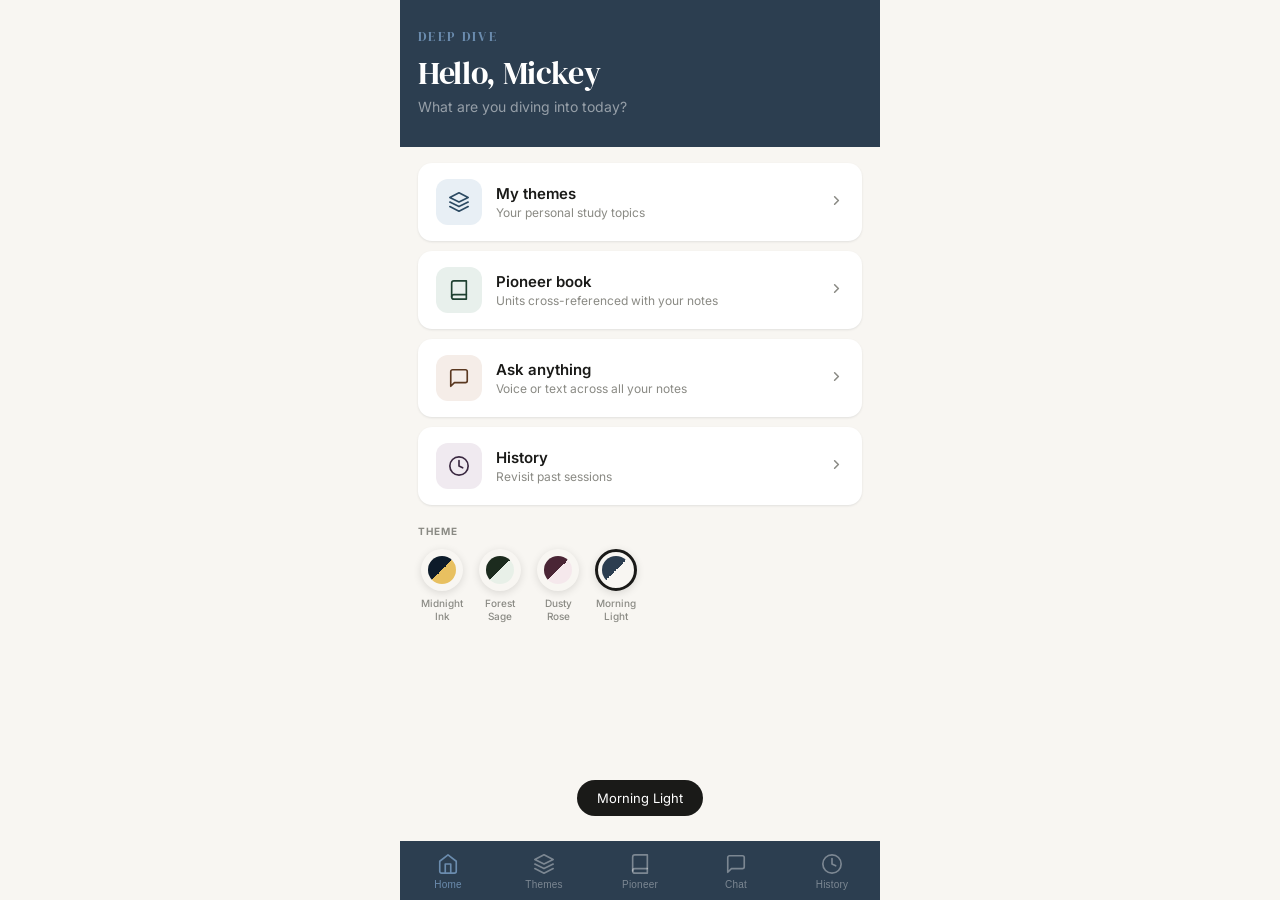
<file: index (8).html>
<!DOCTYPE html>
<html lang="en">
<head>
<meta charset="UTF-8">
<meta name="viewport" content="width=device-width, initial-scale=1.0, maximum-scale=1.0, user-scalable=no, viewport-fit=cover">
<meta name="mobile-web-app-capable" content="yes">
<meta name="apple-mobile-web-app-capable" content="yes">
<meta name="apple-mobile-web-app-status-bar-style" content="default">
<meta name="apple-mobile-web-app-title" content="Deep Dive">
<title>Deep Dive</title>
<link rel="stylesheet" href="style.css">
</head>
<body>

<!-- HOME -->
<div class="screen active" id="screen-home">
  <div class="home-hero">
    <span class="home-brand">Deep Dive</span>
    <p class="greeting">Hello, Mickey</p>
    <p class="greeting-sub">What are you diving into today?</p>
  </div>
  <div class="home-cards">
    <div class="home-card" onclick="goTo('themes')">
      <div class="home-icon" style="background:#E8F5EE;color:#0F6E56">
        <svg viewBox="0 0 24 24"><path d="M12 2L2 7l10 5 10-5-10-5z"/><path d="M2 17l10 5 10-5"/><path d="M2 12l10 5 10-5"/></svg>
      </div>
      <div><h3>My themes</h3><p>Your personal study topics</p></div>
      <div class="chev"><svg viewBox="0 0 24 24"><polyline points="9 18 15 12 9 6"/></svg></div>
    </div>
    <div class="home-card" onclick="goTo('pioneer')">
      <div class="home-icon" style="background:#EEEDFE;color:#534AB7">
        <svg viewBox="0 0 24 24"><path d="M4 19.5A2.5 2.5 0 0 1 6.5 17H20"/><path d="M6.5 2H20v20H6.5A2.5 2.5 0 0 1 4 19.5v-15A2.5 2.5 0 0 1 6.5 2z"/></svg>
      </div>
      <div><h3>Pioneer book</h3><p>Units cross-referenced with your notes</p></div>
      <div class="chev"><svg viewBox="0 0 24 24"><polyline points="9 18 15 12 9 6"/></svg></div>
    </div>
    <div class="home-card" onclick="goTo('chat')">
      <div class="home-icon" style="background:#FDF3E3;color:#854F0B">
        <svg viewBox="0 0 24 24"><path d="M21 15a2 2 0 0 1-2 2H7l-4 4V5a2 2 0 0 1 2-2h14a2 2 0 0 1 2 2z"/></svg>
      </div>
      <div><h3>Ask anything</h3><p>Voice or text across all your notes</p></div>
      <div class="chev"><svg viewBox="0 0 24 24"><polyline points="9 18 15 12 9 6"/></svg></div>
    </div>
    <div class="home-card" onclick="goTo('history')">
      <div class="home-icon" style="background:#FAECE7;color:#993C1D">
        <svg viewBox="0 0 24 24"><circle cx="12" cy="12" r="10"/><polyline points="12 6 12 12 16 14"/></svg>
      </div>
      <div><h3>History</h3><p>Revisit past sessions</p></div>
      <div class="chev"><svg viewBox="0 0 24 24"><polyline points="9 18 15 12 9 6"/></svg></div>
    </div>
  </div>
  <div class="home-theme-section">
    <span class="home-theme-label">Theme</span>
    <div class="theme-swatches">
      <div class="theme-swatch" onclick="applyTheme(0)">
        <div class="swatch-dot active" id="swatch-0">
          <div class="swatch-inner" style="background:linear-gradient(135deg,#0D1B2A 50%,#E8C060 50%)"></div>
        </div>
        <span class="swatch-name">Midnight Ink</span>
      </div>
      <div class="theme-swatch" onclick="applyTheme(1)">
        <div class="swatch-dot" id="swatch-1">
          <div class="swatch-inner" style="background:linear-gradient(135deg,#1C2B1E 50%,#E8F0E8 50%)"></div>
        </div>
        <span class="swatch-name">Forest Sage</span>
      </div>
      <div class="theme-swatch" onclick="applyTheme(2)">
        <div class="swatch-dot" id="swatch-2">
          <div class="swatch-inner" style="background:linear-gradient(135deg,#4A2535 50%,#F5E8EC 50%)"></div>
        </div>
        <span class="swatch-name">Dusty Rose</span>
      </div>
      <div class="theme-swatch" onclick="applyTheme(3)">
        <div class="swatch-dot" id="swatch-3">
          <div class="swatch-inner" style="background:linear-gradient(135deg,#2C3E50 50%,#F8F6F2 50%)"></div>
        </div>
        <span class="swatch-name">Morning Light</span>
      </div>
    </div>
  </div>
</div>

<!-- THEMES LIST -->
<div class="screen" id="screen-themes">
  <div class="top-bar">
    <h1>My themes</h1>
    <button class="icon-btn" onclick="openModal()" aria-label="Add theme">
      <svg viewBox="0 0 24 24"><line x1="12" y1="5" x2="12" y2="19"/><line x1="5" y1="12" x2="19" y2="12"/></svg>
    </button>
  </div>
  <div class="content">
    <div class="search-wrap">
      <input type="text" id="theme-search" placeholder="Search your themes…" oninput="renderThemes()" autocomplete="off">
    </div>
    <div id="themes-list"></div>
  </div>
</div>

<!-- THEME DETAIL -->
<div class="screen" id="screen-detail">
  <div class="top-bar">
    <button class="icon-btn" onclick="goTo('themes')" aria-label="Back">
      <svg viewBox="0 0 24 24"><polyline points="15 18 9 12 15 6"/></svg>
    </button>
    <h1 id="detail-title">Theme</h1>
    <button class="icon-btn" onclick="exportTheme()" aria-label="Export">
      <svg viewBox="0 0 24 24"><path d="M21 15v4a2 2 0 0 1-2 2H5a2 2 0 0 1-2-2v-4"/><polyline points="7 10 12 15 17 10"/><line x1="12" y1="15" x2="12" y2="3"/></svg>
    </button>
  </div>
  <div class="content" id="detail-content"></div>
</div>

<!-- PIONEER LIST -->
<div class="screen" id="screen-pioneer">
  <div class="top-bar"><h1>Pioneer book</h1></div>
  <div style="display:flex;background:var(--navy);padding:0 18px 14px;gap:8px">
    <button id="pioneer-tab-explore" onclick="switchPioneerTab('explore')" style="flex:1;padding:8px;border-radius:99px;border:none;font-size:13px;font-weight:600;cursor:pointer;font-family:inherit;background:var(--gold);color:var(--navy)">Explore questions</button>
    <button id="pioneer-tab-xref" onclick="switchPioneerTab('xref')" style="flex:1;padding:8px;border-radius:99px;border:none;font-size:13px;font-weight:600;cursor:pointer;font-family:inherit;background:rgba(255,255,255,0.12);color:rgba(255,255,255,0.7)">Cross-reference</button>
  </div>
  <div class="content">
    <div id="pioneer-xref-pane">
      <p style="font-size:13px;color:var(--text3);margin-bottom:16px;line-height:1.5">Tap a unit to cross-reference it with your notes database.</p>
      <div id="units-list"></div>
    </div>
    <div id="pioneer-explore-pane" style="display:none">
      <p style="font-size:13px;color:var(--text3);margin-bottom:16px;line-height:1.5">Tap a unit to browse its questions. Your notes will be searched for answers.</p>
      <div id="explore-units-list"></div>
    </div>
  </div>
</div>

<!-- PIONEER UNIT DETAIL -->
<div class="screen" id="screen-pioneer-detail">
  <div class="top-bar">
    <button class="icon-btn" onclick="goTo('pioneer')" aria-label="Back">
      <svg viewBox="0 0 24 24"><polyline points="15 18 9 12 15 6"/></svg>
    </button>
    <h1 id="pioneer-detail-title" style="font-size:16px">Unit</h1>
  </div>
  <div class="content" id="pioneer-detail-content"></div>
</div>

<!-- PIONEER EXPLORE QUESTIONS -->
<div class="screen" id="screen-pioneer-questions">
  <div class="top-bar">
    <button class="icon-btn" onclick="goTo('pioneer')" aria-label="Back">
      <svg viewBox="0 0 24 24"><polyline points="15 18 9 12 15 6"/></svg>
    </button>
    <h1 id="questions-title" style="font-size:15px">Questions</h1>
  </div>
  <div class="content" id="questions-content"></div>
</div>

<!-- PIONEER QUESTION ANSWER -->
<div class="screen" id="screen-pioneer-answer">
  <div class="top-bar">
    <button class="icon-btn" id="answer-back-btn" onclick="goTo('pioneer-questions')" aria-label="Back">
      <svg viewBox="0 0 24 24"><polyline points="15 18 9 12 15 6"/></svg>
    </button>
    <h1 style="font-size:14px;line-height:1.3" id="answer-question-title">Question</h1>
  </div>
  <div class="content" id="answer-content"></div>
</div>

<!-- CHAT -->
<div class="screen" id="screen-chat">
  <div class="top-bar">
    <h1>Ask anything</h1>
    <button class="icon-btn" onclick="clearChat()" aria-label="Clear chat">
      <svg viewBox="0 0 24 24"><polyline points="3 6 5 6 21 6"/><path d="M19 6l-1 14a2 2 0 0 1-2 2H8a2 2 0 0 1-2-2L5 6"/><path d="M10 11v6"/><path d="M14 11v6"/><path d="M9 6V4h6v2"/></svg>
    </button>
  </div>
  <div class="chat-messages" id="chat-messages">
    <div class="bubble-them">Hi Mickey! Tap the mic and speak, or type below. I'll search your notes and read the answer back to you.</div>
  </div>
  <div class="chat-bar">
    <div class="chat-bar-row">
      <button class="voice-btn" id="voice-btn" onclick="toggleVoice()" aria-label="Voice input">
        <svg viewBox="0 0 24 24"><path d="M12 1a3 3 0 0 0-3 3v8a3 3 0 0 0 6 0V4a3 3 0 0 0-3-3z"/><path d="M19 10v2a7 7 0 0 1-14 0v-2"/><line x1="12" y1="19" x2="12" y2="23"/><line x1="8" y1="23" x2="16" y2="23"/></svg>
      </button>
      <textarea id="chat-input" placeholder="Or type your question…" rows="1" oninput="autoGrowInput(this)" onkeydown="if(event.key==='Enter' && !event.shiftKey){event.preventDefault();sendChat();}"></textarea>
      <button class="send-btn" onclick="sendChat()" aria-label="Send">
        <svg viewBox="0 0 24 24"><line x1="22" y1="2" x2="11" y2="13"/><polygon points="22 2 15 22 11 13 2 9 22 2"/></svg>
      </button>
    </div>
    <div class="voice-status" id="voice-status">Tap the mic to speak</div>
  </div>
</div>

<!-- HISTORY -->
<div class="screen" id="screen-history">
  <div class="top-bar">
    <h1>History</h1>
    <button class="icon-btn" onclick="clearHistory()" aria-label="Clear history">
      <svg viewBox="0 0 24 24"><polyline points="3 6 5 6 21 6"/><path d="M19 6l-1 14a2 2 0 0 1-2 2H8a2 2 0 0 1-2-2L5 6"/><path d="M10 11v6"/><path d="M14 11v6"/><path d="M9 6V4h6v2"/></svg>
    </button>
  </div>
  <div class="content" id="history-content"></div>
</div>

<!-- BOTTOM NAV -->
<nav class="bottom-nav">
  <button class="nav-btn active" id="nav-home" onclick="goTo('home')">
    <svg viewBox="0 0 24 24"><path d="M3 9l9-7 9 7v11a2 2 0 0 1-2 2H5a2 2 0 0 1-2-2z"/><polyline points="9 22 9 12 15 12 15 22"/></svg>Home
  </button>
  <button class="nav-btn" id="nav-themes" onclick="goTo('themes')">
    <svg viewBox="0 0 24 24"><path d="M12 2L2 7l10 5 10-5-10-5z"/><path d="M2 17l10 5 10-5"/><path d="M2 12l10 5 10-5"/></svg>Themes
  </button>
  <button class="nav-btn" id="nav-pioneer" onclick="goTo('pioneer')">
    <svg viewBox="0 0 24 24"><path d="M4 19.5A2.5 2.5 0 0 1 6.5 17H20"/><path d="M6.5 2H20v20H6.5A2.5 2.5 0 0 1 4 19.5v-15A2.5 2.5 0 0 1 6.5 2z"/></svg>Pioneer
  </button>
  <button class="nav-btn" id="nav-chat" onclick="goTo('chat')">
    <svg viewBox="0 0 24 24"><path d="M21 15a2 2 0 0 1-2 2H7l-4 4V5a2 2 0 0 1 2-2h14a2 2 0 0 1 2 2z"/></svg>Chat
  </button>
  <button class="nav-btn" id="nav-history" onclick="goTo('history')">
    <svg viewBox="0 0 24 24"><circle cx="12" cy="12" r="10"/><polyline points="12 6 12 12 16 14"/></svg>History
  </button>
</nav>

<!-- ADD THEME MODAL -->
<div class="modal-overlay" id="modal" onclick="handleOverlayClick(event)">
  <div class="modal">
    <h2>Add new theme</h2>
    <label for="new-name">Theme name</label>
    <input type="text" id="new-name" placeholder="e.g. Comfort and suffering" autocomplete="off">
    <label for="new-keywords">Keywords to search for</label>
    <textarea id="new-keywords" placeholder="e.g. comfort, suffering, grief, brokenhearted, sorrow"></textarea>
    <div class="modal-btns">
      <button class="btn-cancel" onclick="closeModal()">Cancel</button>
      <button class="btn-save" onclick="saveTheme()">Save and search</button>
    </div>
  </div>
</div>

<div class="toast" id="toast"></div>

<script src="app.js"></script>
</body>
</html>
</file>
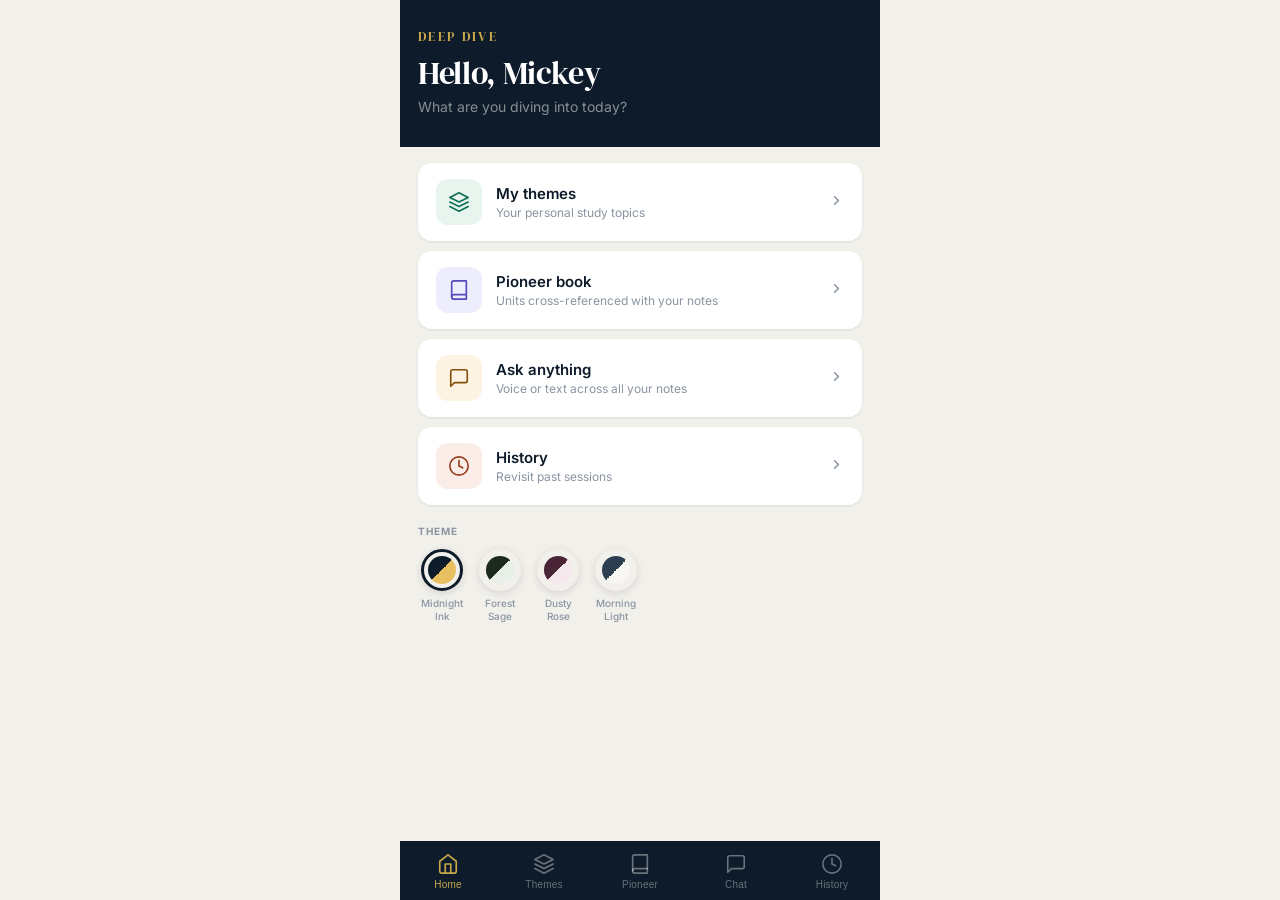
<file: index_10.html>
<!DOCTYPE html>
<html lang="en">
<head>
<meta charset="UTF-8">
<meta name="viewport" content="width=device-width, initial-scale=1.0, maximum-scale=1.0, user-scalable=no, viewport-fit=cover">
<meta name="mobile-web-app-capable" content="yes">
<meta name="apple-mobile-web-app-capable" content="yes">
<meta name="apple-mobile-web-app-status-bar-style" content="default">
<meta name="apple-mobile-web-app-title" content="Deep Dive">
<title>Deep Dive</title>
<style>
@import url('https://fonts.googleapis.com/css2?family=DM+Serif+Display&family=Inter:wght@400;500;600&display=swap');

* { box-sizing: border-box; margin: 0; padding: 0; -webkit-tap-highlight-color: transparent; }
:root {
  /* Brand */
  --navy: #0D1B2A;
  --navy-mid: #1B2E42;
  --navy-soft: #243548;
  --gold: #C9A84C;
  --gold-light: #F5EDD6;
  --gold-dim: rgba(201,168,76,0.15);

  /* Neutrals */
  --bg: #F2F0EB;
  --surface: #FFFFFF;
  --surface2: #F8F6F2;
  --surface3: #EDEAE3;

  /* Text */
  --text: #0D1B2A;
  --text2: #4A5568;
  --text3: #8A95A3;

  /* Borders */
  --border: rgba(13,27,42,0.08);
  --border-strong: rgba(13,27,42,0.15);

  /* Accents */
  --teal: #0F6E56; --teal-light: #E1F5EE;
  --amber: #854F0B; --amber-light: #FAEEDA;
  --coral: #993C1D; --coral-light: #FAECE7;
  --purple: #534AB7; --purple-light: #EEEDFE; --purple-dark: #26215C;

  --radius: 14px;
  --nav-h: 64px;
}
html, body {
  background: var(--bg);
}
body {
  font-family: 'Inter', -apple-system, BlinkMacSystemFont, sans-serif;
  color: var(--text);
  min-height: 100vh;
  max-width: 480px;
  margin: 0 auto;
  overscroll-behavior: none;
}

/* NAV */
.bottom-nav {
  position: fixed; bottom: 0; left: 50%; transform: translateX(-50%);
  width: 100%; max-width: 480px;
  background: var(--navy);
  display: flex; z-index: 100;
  padding-bottom: env(safe-area-inset-bottom);
}
.nav-btn {
  flex: 1; display: flex; flex-direction: column; align-items: center; gap: 4px;
  padding: 12px 4px 10px; font-size: 10px; font-weight: 500;
  color: rgba(255,255,255,0.38);
  border: none; background: none; cursor: pointer;
  transition: color 0.2s;
  letter-spacing: 0.02em;
}
.nav-btn.active { color: var(--gold); }
.nav-btn svg { width: 22px; height: 22px; stroke: currentColor; fill: none; stroke-width: 1.8; stroke-linecap: round; stroke-linejoin: round; }

/* SCREENS */
.screen { display: none; padding-bottom: calc(var(--nav-h) + env(safe-area-inset-bottom) + 20px); min-height: 100vh; background: var(--bg); }
.screen.active { display: block; }

.top-bar {
  position: sticky; top: 0;
  background: var(--navy);
  padding: 14px 18px;
  display: flex; align-items: center; gap: 12px; z-index: 50;
}
.top-bar h1 {
  font-size: 17px; font-weight: 600; flex: 1;
  color: #FFFFFF; letter-spacing: 0.01em;
}
.icon-btn {
  width: 36px; height: 36px;
  display: flex; align-items: center; justify-content: center;
  border: none; background: rgba(255,255,255,0.08); cursor: pointer;
  color: rgba(255,255,255,0.75);
  border-radius: 10px; transition: background 0.15s; flex-shrink: 0;
}
.icon-btn:active { background: rgba(255,255,255,0.15); }
.icon-btn svg { width: 19px; height: 19px; stroke: currentColor; fill: none; stroke-width: 1.8; stroke-linecap: round; stroke-linejoin: round; }
.content { padding: 20px 18px; }

/* HOME */
.home-hero {
  background: var(--navy);
  padding: 28px 18px 32px;
  margin-bottom: 0;
}
.home-brand {
  font-family: 'DM Serif Display', Georgia, serif;
  font-size: 13px; font-weight: 400;
  color: var(--gold);
  letter-spacing: 0.18em;
  text-transform: uppercase;
  margin-bottom: 10px;
  display: block;
}
.greeting {
  font-family: 'DM Serif Display', Georgia, serif;
  font-size: 32px; font-weight: 400;
  color: #FFFFFF;
  line-height: 1.15;
  margin-bottom: 6px;
  letter-spacing: -0.01em;
}
.greeting-sub {
  font-size: 14px; color: rgba(255,255,255,0.5);
  margin-bottom: 0; font-weight: 400;
}
.home-cards { padding: 16px 18px 0; display: flex; flex-direction: column; gap: 10px; background: var(--bg); }
.home-card {
  background: var(--surface);
  border: none;
  border-radius: var(--radius);
  padding: 16px 18px;
  display: flex; align-items: center; gap: 14px;
  cursor: pointer;
  transition: transform 0.12s, box-shadow 0.12s;
  box-shadow: 0 1px 3px rgba(13,27,42,0.06), 0 1px 2px rgba(13,27,42,0.04);
}
.home-card:active { transform: scale(0.985); box-shadow: none; }
.home-icon {
  width: 46px; height: 46px; border-radius: 12px;
  display: flex; align-items: center; justify-content: center; flex-shrink: 0;
}
.home-icon svg { width: 22px; height: 22px; stroke: currentColor; fill: none; stroke-width: 1.8; stroke-linecap: round; stroke-linejoin: round; }
.home-card h3 { font-size: 15px; font-weight: 600; margin-bottom: 2px; color: var(--text); }
.home-card p { font-size: 12px; color: var(--text3); font-weight: 400; }
.chev { margin-left: auto; flex-shrink: 0; }
.chev svg { width: 15px; height: 15px; stroke: var(--text3); fill: none; stroke-width: 2.5; stroke-linecap: round; stroke-linejoin: round; }

/* THEMES */
.search-wrap { margin-bottom: 16px; }
.search-wrap input {
  width: 100%; padding: 12px 18px; border-radius: 99px;
  border: none;
  background: var(--surface);
  font-size: 16px; color: var(--text); outline: none;
  box-shadow: 0 1px 3px rgba(13,27,42,0.08);
  font-family: 'Inter', sans-serif;
}
.search-wrap input:focus { box-shadow: 0 0 0 2px var(--gold), 0 1px 3px rgba(13,27,42,0.08); }
.search-wrap input::placeholder { color: var(--text3); }

.theme-row {
  display: flex; align-items: center; gap: 12px;
  padding: 15px 0; border-bottom: 0.5px solid var(--border);
  cursor: pointer; transition: opacity 0.12s;
}
.theme-row:last-child { border-bottom: none; }
.theme-row:active { opacity: 0.55; }
.theme-name { font-size: 15px; flex: 1; font-weight: 400; color: var(--text); }
.theme-arrow { color: var(--border-strong); }
.theme-arrow svg { width: 14px; height: 14px; stroke: currentColor; fill: none; stroke-width: 2.5; stroke-linecap: round; stroke-linejoin: round; }

.add-row {
  display: flex; align-items: center; gap: 10px;
  padding: 15px 0; cursor: pointer; color: var(--gold); font-size: 15px; font-weight: 500;
}
.add-row svg { width: 18px; height: 18px; stroke: currentColor; fill: none; stroke-width: 2.5; stroke-linecap: round; stroke-linejoin: round; }

.empty-themes { text-align: center; padding: 64px 24px; }
.empty-themes .big-icon { font-size: 52px; margin-bottom: 18px; }
.empty-themes h3 { font-family: 'DM Serif Display', Georgia, serif; font-size: 22px; font-weight: 400; margin-bottom: 10px; color: var(--text); }
.empty-themes p { font-size: 14px; color: var(--text3); line-height: 1.65; margin-bottom: 28px; }
.empty-themes button {
  background: var(--navy); color: white; border: none;
  padding: 13px 26px; border-radius: 99px; font-size: 15px; font-weight: 500;
  cursor: pointer; display: inline-flex; align-items: center; gap: 8px;
  font-family: 'Inter', sans-serif;
}
.empty-themes button svg { width: 18px; height: 18px; stroke: currentColor; fill: none; stroke-width: 2; stroke-linecap: round; stroke-linejoin: round; }

/* DETAIL */
.source-pill {
  display: inline-flex; align-items: center; gap: 5px;
  font-size: 11px; font-weight: 600; padding: 4px 12px;
  border-radius: 99px;
  background: var(--navy); color: var(--gold);
  letter-spacing: 0.04em; text-transform: uppercase;
  margin-bottom: 16px;
}
.section-label {
  font-size: 10px; font-weight: 700; color: var(--text3);
  letter-spacing: 0.1em; text-transform: uppercase; margin: 20px 0 10px;
}
.note-card {
  background: var(--surface);
  border: none;
  border-radius: 14px; margin-bottom: 10px; overflow: hidden;
  box-shadow: 0 1px 3px rgba(13,27,42,0.07), 0 1px 2px rgba(13,27,42,0.04);
}
.note-head {
  display: flex; align-items: flex-start; gap: 10px;
  padding: 14px 16px; cursor: pointer; transition: background 0.12s;
}
.note-head:active { background: var(--surface2); }
.note-tag-pill {
  font-size: 10px; font-weight: 700; padding: 3px 8px; border-radius: 6px;
  background: var(--gold-dim); color: var(--gold);
  border: 1px solid rgba(201,168,76,0.25);
  flex-shrink: 0; margin-top: 1px; white-space: nowrap;
  letter-spacing: 0.04em; text-transform: uppercase;
}
.note-summary { font-size: 13px; flex: 1; line-height: 1.4; }
.note-chev { color: var(--text3); transition: transform 0.2s; flex-shrink: 0; margin-top: 2px; }
.note-chev svg { width: 14px; height: 14px; stroke: currentColor; fill: none; stroke-width: 2; stroke-linecap: round; stroke-linejoin: round; }
.note-chev.open { transform: rotate(180deg); }
.note-body { display: none; padding: 0 12px 14px 12px; border-top: 0.5px solid var(--border); }
.note-body.open { display: block; }
.note-full { font-size: 13px; line-height: 1.75; color: var(--text2); padding-top: 12px; margin-bottom: 8px; font-family: Georgia, serif; }
.note-ref { font-size: 11px; color: var(--text3); margin-bottom: 10px; }
.note-actions { display: flex; gap: 6px; flex-wrap: wrap; }
.note-action {
  font-size: 12px; padding: 6px 10px; border-radius: 8px;
  border: 0.5px solid var(--border-strong); background: var(--surface2); color: var(--text2);
  cursor: pointer; display: flex; align-items: center; gap: 4px; transition: background 0.12s;
}
.note-action:active { background: var(--bg); }
.note-action svg { width: 13px; height: 13px; stroke: currentColor; fill: none; stroke-width: 2; stroke-linecap: round; stroke-linejoin: round; }

/* LOADING / EMPTY */
.loading-state { text-align: center; padding: 48px 20px; color: var(--text3); font-size: 14px; }
.spinner { width: 28px; height: 28px; border: 2px solid var(--border-strong); border-top-color: var(--gold); border-radius: 50%; animation: spin 0.7s linear infinite; margin: 0 auto 14px; }
@keyframes spin { to { transform: rotate(360deg); } }
.empty-state { text-align: center; padding: 40px 20px; }
.empty-state p { font-size: 14px; color: var(--text3); line-height: 1.6; }

/* PIONEER */
.unit-card {
  background: var(--surface); border: 0.5px solid var(--border);
  border-radius: var(--radius); padding: 14px 16px; margin-bottom: 10px;
  cursor: pointer; transition: background 0.12s;
}
.unit-card:active { background: var(--surface2); }
.unit-number { font-size: 11px; font-weight: 600; color: var(--text3); letter-spacing: 0.05em; text-transform: uppercase; margin-bottom: 4px; }
.unit-title { font-size: 14px; font-weight: 500; margin-bottom: 6px; }
.match-badge { font-size: 11px; background: var(--purple-light); color: var(--purple); border-radius: 6px; padding: 2px 8px; display: inline-block; font-weight: 500; }

/* CHAT */
.chat-messages {
  padding: 16px; display: flex; flex-direction: column; gap: 12px;
  padding-bottom: calc(var(--nav-h) + 120px + env(safe-area-inset-bottom));
}
.bubble-me {
  background: var(--navy); color: rgba(255,255,255,0.92);
  border-radius: 18px 18px 4px 18px;
  padding: 11px 16px; font-size: 14px; line-height: 1.55;
  align-self: flex-end; max-width: 85%;
  font-weight: 400;
}
.bubble-them {
  background: var(--surface);
  border-radius: 18px 18px 18px 4px;
  padding: 14px 16px; font-size: 14px; line-height: 1.75;
  align-self: flex-start; max-width: 92%;
  font-family: 'DM Serif Display', Georgia, serif;
  white-space: pre-wrap;
  box-shadow: 0 1px 3px rgba(13,27,42,0.07);
}
.typing { display: flex; gap: 5px; padding: 14px 16px; align-items: center; }
.typing span { width: 7px; height: 7px; border-radius: 50%; background: var(--text3); animation: bounce 1.1s infinite; }
.typing span:nth-child(2) { animation-delay: 0.18s; }
.typing span:nth-child(3) { animation-delay: 0.36s; }
@keyframes bounce { 0%,60%,100%{transform:translateY(0)} 30%{transform:translateY(-6px)} }

.chat-bar {
  position: fixed;
  bottom: calc(var(--nav-h) + env(safe-area-inset-bottom));
  left: 50%; transform: translateX(-50%);
  width: 100%; max-width: 480px;
  background: var(--surface);
  border-top: 0.5px solid var(--border);
  padding: 10px 14px 12px; z-index: 50;
}
.chat-bar-row { display: flex; align-items: center; gap: 8px; }
.chat-bar input {
  flex: 1; padding: 11px 16px; border-radius: 99px;
  border: none;
  background: var(--bg);
  font-size: 16px; color: var(--text); outline: none;
  font-family: 'Inter', sans-serif;
}
.chat-bar input:focus { box-shadow: 0 0 0 2px var(--gold); }

/* Voice button — big and friendly */
.voice-btn {
  width: 46px; height: 46px; border-radius: 50%; flex-shrink: 0;
  border: none; cursor: pointer;
  display: flex; align-items: center; justify-content: center;
  transition: all 0.2s;
  background: var(--surface3); color: var(--text2);
}
.voice-btn.listening {
  background: #C62828; color: white;
  animation: pulse-ring 1.2s ease-out infinite;
}
.voice-btn svg { width: 18px; height: 18px; stroke: currentColor; fill: none; stroke-width: 1.8; stroke-linecap: round; stroke-linejoin: round; }
@keyframes pulse-ring {
  0% { box-shadow: 0 0 0 0 rgba(229,57,53,0.4); }
  70% { box-shadow: 0 0 0 10px rgba(229,57,53,0); }
  100% { box-shadow: 0 0 0 0 rgba(229,57,53,0); }
}

.send-btn {
  width: 46px; height: 46px; border-radius: 50%; flex-shrink: 0;
  background: var(--navy); border: none; cursor: pointer;
  display: flex; align-items: center; justify-content: center; transition: opacity 0.15s;
}
.send-btn:active { opacity: 0.8; }
.send-btn svg { width: 16px; height: 16px; stroke: white; fill: none; stroke-width: 2; stroke-linecap: round; stroke-linejoin: round; }

.voice-status {
  font-size: 12px; color: var(--text3); text-align: center;
  padding-top: 6px; min-height: 20px; transition: color 0.2s;
  letter-spacing: 0.02em;
}
.voice-status.active { color: #C62828; }

/* HISTORY */
.history-item {
  background: var(--surface);
  border: none;
  border-radius: var(--radius); margin-bottom: 10px; cursor: pointer;
  box-shadow: 0 1px 3px rgba(13,27,42,0.07);
  transition: transform 0.12s;
}
.history-item:active { transform: scale(0.985); }
.history-date { font-size: 11px; color: var(--gold); margin-bottom: 4px; font-weight: 600; letter-spacing: 0.04em; text-transform: uppercase; }
.history-title { font-size: 14px; font-weight: 500; margin-bottom: 2px; color: var(--text); }
.history-preview { font-size: 12px; color: var(--text3); }

/* MODAL */
.modal-overlay {
  display: none; position: fixed; inset: 0;
  background: rgba(0,0,0,0.45); z-index: 200;
  align-items: flex-end; justify-content: center;
}
.modal-overlay.open { display: flex; }
.modal {
  background: var(--surface); border-radius: 24px 24px 0 0;
  padding: 28px 22px calc(36px + env(safe-area-inset-bottom));
  width: 100%; max-width: 480px;
}
.modal h2 {
  font-family: 'DM Serif Display', Georgia, serif;
  font-size: 22px; font-weight: 400; margin-bottom: 20px; color: var(--text);
}
.modal label { font-size: 12px; font-weight: 600; color: var(--text3); display: block; margin-bottom: 7px; margin-top: 16px; letter-spacing: 0.06em; text-transform: uppercase; }
.modal input, .modal textarea {
  width: 100%; padding: 12px 16px; border-radius: 12px;
  border: none;
  background: var(--bg);
  font-size: 16px; color: var(--text); outline: none; font-family: 'Inter', sans-serif;
}
.modal input:focus, .modal textarea:focus { box-shadow: 0 0 0 2px var(--gold); }
.modal textarea { height: 86px; resize: none; margin-top: 0; }
.modal-btns { display: flex; gap: 10px; margin-top: 24px; }
.modal-btns button { flex: 1; padding: 14px; border-radius: 99px; border: none; font-size: 15px; font-weight: 600; cursor: pointer; font-family: 'Inter', sans-serif; }
.btn-cancel { background: var(--bg); color: var(--text2); }
.btn-save { background: var(--navy); color: white; }

/* THEMES SECTION ON HOME */
.home-theme-section { padding: 20px 18px 24px; background: var(--bg); }
.home-theme-label {
  font-size: 10px; font-weight: 700; letter-spacing: 0.1em;
  text-transform: uppercase; color: var(--text3);
  margin-bottom: 12px; display: block;
}
.theme-swatches { display: flex; gap: 10px; flex-wrap: wrap; }
.theme-swatch {
  display: flex; flex-direction: column; align-items: center; gap: 6px;
  cursor: pointer; transition: transform 0.15s;
}
.theme-swatch:active { transform: scale(0.92); }
.swatch-dot {
  width: 42px; height: 42px; border-radius: 50%;
  display: flex; align-items: center; justify-content: center;
  border: 3px solid transparent;
  transition: border-color 0.2s;
  box-shadow: 0 2px 8px rgba(0,0,0,0.12);
}
.swatch-dot.active { border-color: var(--text); }
.swatch-inner { width: 28px; height: 28px; border-radius: 50%; }
.swatch-name { font-size: 10px; color: var(--text3); font-weight: 500; text-align: center; max-width: 48px; line-height: 1.3; }

/* TOAST */
.toast {
  position: fixed; bottom: calc(var(--nav-h) + 20px);
  left: 50%; transform: translateX(-50%);
  background: #1a1a18; color: white;
  padding: 10px 20px; border-radius: 99px; font-size: 13px;
  z-index: 300; opacity: 0; transition: opacity 0.2s; pointer-events: none; white-space: nowrap;
}
.toast.show { opacity: 1; }
</style>
</head>
<body>

<!-- HOME -->
<div class="screen active" id="screen-home">
  <div class="home-hero">
    <span class="home-brand">Deep Dive</span>
    <p class="greeting">Hello, Mickey</p>
    <p class="greeting-sub">What are you diving into today?</p>
  </div>
  <div class="home-cards">
    <div class="home-card" onclick="goTo('themes')">
      <div class="home-icon" style="background:#E8F5EE;color:#0F6E56">
        <svg viewBox="0 0 24 24"><path d="M12 2L2 7l10 5 10-5-10-5z"/><path d="M2 17l10 5 10-5"/><path d="M2 12l10 5 10-5"/></svg>
      </div>
      <div><h3>My themes</h3><p>Your personal study topics</p></div>
      <div class="chev"><svg viewBox="0 0 24 24"><polyline points="9 18 15 12 9 6"/></svg></div>
    </div>
    <div class="home-card" onclick="goTo('pioneer')">
      <div class="home-icon" style="background:#EEEDFE;color:#534AB7">
        <svg viewBox="0 0 24 24"><path d="M4 19.5A2.5 2.5 0 0 1 6.5 17H20"/><path d="M6.5 2H20v20H6.5A2.5 2.5 0 0 1 4 19.5v-15A2.5 2.5 0 0 1 6.5 2z"/></svg>
      </div>
      <div><h3>Pioneer book</h3><p>Units cross-referenced with your notes</p></div>
      <div class="chev"><svg viewBox="0 0 24 24"><polyline points="9 18 15 12 9 6"/></svg></div>
    </div>
    <div class="home-card" onclick="goTo('chat')">
      <div class="home-icon" style="background:#FDF3E3;color:#854F0B">
        <svg viewBox="0 0 24 24"><path d="M21 15a2 2 0 0 1-2 2H7l-4 4V5a2 2 0 0 1 2-2h14a2 2 0 0 1 2 2z"/></svg>
      </div>
      <div><h3>Ask anything</h3><p>Voice or text across all your notes</p></div>
      <div class="chev"><svg viewBox="0 0 24 24"><polyline points="9 18 15 12 9 6"/></svg></div>
    </div>
    <div class="home-card" onclick="goTo('history')">
      <div class="home-icon" style="background:#FAECE7;color:#993C1D">
        <svg viewBox="0 0 24 24"><circle cx="12" cy="12" r="10"/><polyline points="12 6 12 12 16 14"/></svg>
      </div>
      <div><h3>History</h3><p>Revisit past sessions</p></div>
      <div class="chev"><svg viewBox="0 0 24 24"><polyline points="9 18 15 12 9 6"/></svg></div>
    </div>
  </div>

  <div class="home-theme-section">
    <span class="home-theme-label">Theme</span>
    <div class="theme-swatches">
      <div class="theme-swatch" onclick="applyTheme(0)">
        <div class="swatch-dot active" id="swatch-0">
          <div class="swatch-inner" style="background:linear-gradient(135deg,#0D1B2A 50%,#E8C060 50%)"></div>
        </div>
        <span class="swatch-name">Midnight Ink</span>
      </div>
      <div class="theme-swatch" onclick="applyTheme(1)">
        <div class="swatch-dot" id="swatch-1">
          <div class="swatch-inner" style="background:linear-gradient(135deg,#1C2B1E 50%,#E8F0E8 50%)"></div>
        </div>
        <span class="swatch-name">Forest Sage</span>
      </div>
      <div class="theme-swatch" onclick="applyTheme(2)">
        <div class="swatch-dot" id="swatch-2">
          <div class="swatch-inner" style="background:linear-gradient(135deg,#4A2535 50%,#F5E8EC 50%)"></div>
        </div>
        <span class="swatch-name">Dusty Rose</span>
      </div>
      <div class="theme-swatch" onclick="applyTheme(3)">
        <div class="swatch-dot" id="swatch-3">
          <div class="swatch-inner" style="background:linear-gradient(135deg,#2C3E50 50%,#F8F6F2 50%)"></div>
        </div>
        <span class="swatch-name">Morning Light</span>
      </div>
    </div>
  </div>
</div>

<!-- THEMES LIST -->
<div class="screen" id="screen-themes">
  <div class="top-bar">
    <h1>My themes</h1>
    <button class="icon-btn" onclick="openModal()" aria-label="Add theme">
      <svg viewBox="0 0 24 24"><line x1="12" y1="5" x2="12" y2="19"/><line x1="5" y1="12" x2="19" y2="12"/></svg>
    </button>
  </div>
  <div class="content">
    <div class="search-wrap">
      <input type="text" id="theme-search" placeholder="Search your themes…" oninput="renderThemes()" autocomplete="off">
    </div>
    <div id="themes-list"></div>
  </div>
</div>

<!-- THEME DETAIL -->
<div class="screen" id="screen-detail">
  <div class="top-bar">
    <button class="icon-btn" onclick="goTo('themes')" aria-label="Back">
      <svg viewBox="0 0 24 24"><polyline points="15 18 9 12 15 6"/></svg>
    </button>
    <h1 id="detail-title">Theme</h1>
    <button class="icon-btn" onclick="exportTheme()" aria-label="Export">
      <svg viewBox="0 0 24 24"><path d="M21 15v4a2 2 0 0 1-2 2H5a2 2 0 0 1-2-2v-4"/><polyline points="7 10 12 15 17 10"/><line x1="12" y1="15" x2="12" y2="3"/></svg>
    </button>
  </div>
  <div class="content" id="detail-content"></div>
</div>

<!-- PIONEER LIST -->
<div class="screen" id="screen-pioneer">
  <div class="top-bar"><h1>Pioneer book</h1></div>
  <div style="display:flex;background:var(--navy);padding:0 18px 14px;gap:8px">
    <button id="pioneer-tab-explore" onclick="switchPioneerTab('explore')"
      style="flex:1;padding:8px;border-radius:99px;border:none;font-size:13px;font-weight:600;cursor:pointer;font-family:inherit;background:var(--gold);color:var(--navy)">
      Explore questions
    </button>
    <button id="pioneer-tab-xref" onclick="switchPioneerTab('xref')"
      style="flex:1;padding:8px;border-radius:99px;border:none;font-size:13px;font-weight:600;cursor:pointer;font-family:inherit;background:rgba(255,255,255,0.12);color:rgba(255,255,255,0.7)">
      Cross-reference
    </button>
  </div>
  <div class="content">
    <div id="pioneer-xref-pane">
      <p style="font-size:13px;color:var(--text3);margin-bottom:16px;line-height:1.5">Tap a unit to cross-reference it with your notes database.</p>
      <div id="units-list"></div>
    </div>
    <div id="pioneer-explore-pane" style="display:none">
      <p style="font-size:13px;color:var(--text3);margin-bottom:16px;line-height:1.5">Tap a unit to browse its questions. Your notes will be searched for answers.</p>
      <div id="explore-units-list"></div>
    </div>
  </div>
</div>

<!-- PIONEER UNIT DETAIL -->
<div class="screen" id="screen-pioneer-detail">
  <div class="top-bar">
    <button class="icon-btn" onclick="goTo('pioneer')" aria-label="Back">
      <svg viewBox="0 0 24 24"><polyline points="15 18 9 12 15 6"/></svg>
    </button>
    <h1 id="pioneer-detail-title" style="font-size:16px">Unit</h1>
  </div>
  <div class="content" id="pioneer-detail-content"></div>
</div>

<!-- PIONEER EXPLORE QUESTIONS -->
<div class="screen" id="screen-pioneer-questions">
  <div class="top-bar">
    <button class="icon-btn" onclick="goTo('pioneer')" aria-label="Back">
      <svg viewBox="0 0 24 24"><polyline points="15 18 9 12 15 6"/></svg>
    </button>
    <h1 id="questions-title" style="font-size:15px">Questions</h1>
  </div>
  <div class="content" id="questions-content"></div>
</div>

<!-- PIONEER QUESTION ANSWER -->
<div class="screen" id="screen-pioneer-answer">
  <div class="top-bar">
    <button class="icon-btn" id="answer-back-btn" onclick="goTo('pioneer-questions')" aria-label="Back">
      <svg viewBox="0 0 24 24"><polyline points="15 18 9 12 15 6"/></svg>
    </button>
    <h1 style="font-size:14px;line-height:1.3" id="answer-question-title">Question</h1>
  </div>
  <div class="content" id="answer-content"></div>
</div>

<!-- CHAT -->
<div class="screen" id="screen-chat">
  <div class="top-bar"><h1>Ask anything</h1></div>
  <div class="chat-messages" id="chat-messages">
    <div class="bubble-them">Hi Mickey! Tap the mic and speak, or type below. I'll search your notes and read the answer back to you.</div>
  </div>
  <div class="chat-bar">
    <div class="chat-bar-row">
      <button class="voice-btn" id="voice-btn" onclick="toggleVoice()" aria-label="Voice input">
        <svg viewBox="0 0 24 24"><path d="M12 1a3 3 0 0 0-3 3v8a3 3 0 0 0 6 0V4a3 3 0 0 0-3-3z"/><path d="M19 10v2a7 7 0 0 1-14 0v-2"/><line x1="12" y1="19" x2="12" y2="23"/><line x1="8" y1="23" x2="16" y2="23"/></svg>
      </button>
      <input type="text" id="chat-input" placeholder="Or type your question…" onkeydown="if(event.key==='Enter')sendChat()" autocomplete="off">
      <button class="send-btn" onclick="sendChat()" aria-label="Send">
        <svg viewBox="0 0 24 24"><line x1="22" y1="2" x2="11" y2="13"/><polygon points="22 2 15 22 11 13 2 9 22 2"/></svg>
      </button>
    </div>
    <div class="voice-status" id="voice-status">Tap the mic to speak</div>
  </div>
</div>

<!-- HISTORY -->
<div class="screen" id="screen-history">
  <div class="top-bar">
    <h1>History</h1>
    <button class="icon-btn" onclick="clearHistory()" aria-label="Clear history">
      <svg viewBox="0 0 24 24"><polyline points="3 6 5 6 21 6"/><path d="M19 6l-1 14a2 2 0 0 1-2 2H8a2 2 0 0 1-2-2L5 6"/><path d="M10 11v6"/><path d="M14 11v6"/><path d="M9 6V4h6v2"/></svg>
    </button>
  </div>
  <div class="content" id="history-content"></div>
</div>

<!-- BOTTOM NAV -->
<nav class="bottom-nav">
  <button class="nav-btn active" id="nav-home" onclick="goTo('home')">
    <svg viewBox="0 0 24 24"><path d="M3 9l9-7 9 7v11a2 2 0 0 1-2 2H5a2 2 0 0 1-2-2z"/><polyline points="9 22 9 12 15 12 15 22"/></svg>Home
  </button>
  <button class="nav-btn" id="nav-themes" onclick="goTo('themes')">
    <svg viewBox="0 0 24 24"><path d="M12 2L2 7l10 5 10-5-10-5z"/><path d="M2 17l10 5 10-5"/><path d="M2 12l10 5 10-5"/></svg>Themes
  </button>
  <button class="nav-btn" id="nav-pioneer" onclick="goTo('pioneer')">
    <svg viewBox="0 0 24 24"><path d="M4 19.5A2.5 2.5 0 0 1 6.5 17H20"/><path d="M6.5 2H20v20H6.5A2.5 2.5 0 0 1 4 19.5v-15A2.5 2.5 0 0 1 6.5 2z"/></svg>Pioneer
  </button>
  <button class="nav-btn" id="nav-chat" onclick="goTo('chat')">
    <svg viewBox="0 0 24 24"><path d="M21 15a2 2 0 0 1-2 2H7l-4 4V5a2 2 0 0 1 2-2h14a2 2 0 0 1 2 2z"/></svg>Chat
  </button>
  <button class="nav-btn" id="nav-history" onclick="goTo('history')">
    <svg viewBox="0 0 24 24"><circle cx="12" cy="12" r="10"/><polyline points="12 6 12 12 16 14"/></svg>History
  </button>
</nav>

<!-- ADD THEME MODAL -->
<div class="modal-overlay" id="modal" onclick="handleOverlayClick(event)">
  <div class="modal">
    <h2>Add new theme</h2>
    <label for="new-name">Theme name</label>
    <input type="text" id="new-name" placeholder="e.g. Comfort and suffering" autocomplete="off">
    <label for="new-keywords">Keywords to search for</label>
    <textarea id="new-keywords" placeholder="e.g. comfort, suffering, grief, brokenhearted, sorrow"></textarea>
    <div class="modal-btns">
      <button class="btn-cancel" onclick="closeModal()">Cancel</button>
      <button class="btn-save" onclick="saveTheme()">Save and search</button>
    </div>
  </div>
</div>

<div class="toast" id="toast"></div>

<script>
'use strict';

// ── STATE ──
let cachedNotes = null;
let themes = JSON.parse(localStorage.getItem('dd-themes-v2') || '[]');
let history = JSON.parse(localStorage.getItem('dd-history-v2') || '[]');
let currentTheme = null;
let isListening = false;
let recognition = null;
let synth = window.speechSynthesis;

// ── NAVIGATION ──
const ALL = ['home','themes','detail','pioneer','pioneer-detail','pioneer-questions','pioneer-answer','chat','history'];
const NAV = ['home','themes','pioneer','chat','history'];

function goTo(name) {
  ALL.forEach(s => document.getElementById('screen-' + s).classList.remove('active'));
  document.getElementById('screen-' + name).classList.add('active');
  NAV.forEach(s => {
    const b = document.getElementById('nav-' + s);
    if (b) b.classList.toggle('active', s === name);
  });
  if (name === 'themes') renderThemes();
  if (name === 'pioneer') { renderPioneer(); switchPioneerTab('explore'); }
  if (name === 'history') renderHistory();
  window.scrollTo(0, 0);
}

// ── FETCH NOTES ──
async function fetchNotes() {
  if (cachedNotes) return cachedNotes;
  const res = await fetch('/.netlify/functions/sheets');
  if (!res.ok) throw new Error(`Sheets error: ${res.status}`);
  const data = await res.json();
  if (data.error) throw new Error(data.error);
  cachedNotes = data.notes || [];
  console.log(`Loaded ${cachedNotes.length} notes`);
  return cachedNotes;
}

function searchNotes(notes, keywordStr, limit = 20) {
  const terms = keywordStr.toLowerCase().split(',').map(k => k.trim()).filter(Boolean);

  const scored = [];

  for (const note of notes) {
    const tag         = (note['Tag'] || '').toLowerCase();
    const title       = (note['Note Title'] || '').toLowerCase();
    const content     = (note['Note Content'] || '').toLowerCase();
    const scripture   = (note['Scripture / Reference'] || '').toLowerCase();
    const location    = (note['Location Title'] || '').toLowerCase();
    const everything  = Object.values(note).join(' ').toLowerCase();

    let score = 0;

    for (const term of terms) {
      if (!term) continue;
      // Exact tag match — highest priority
      if (tag.includes(term))       score += 100;
      // Note title match
      if (title.includes(term))     score += 50;
      // Note content match
      if (content.includes(term))   score += 30;
      // Scripture or location match
      if (scripture.includes(term)) score += 10;
      if (location.includes(term))  score += 10;
      // Catch-all — anywhere in the row
      if (everything.includes(term) && score === 0) score += 5;
    }

    if (score > 0) scored.push({ note, score });
  }

  // Sort highest score first, return top results
  return scored
    .sort((a, b) => b.score - a.score)
    .slice(0, limit)
    .map(s => s.note);
}

function esc(str) {
  return String(str || '').replace(/&/g,'&amp;').replace(/</g,'&lt;').replace(/>/g,'&gt;').replace(/"/g,'&quot;');
}

// ── THEMES ──
function renderThemes() {
  const query = (document.getElementById('theme-search')?.value || '').toLowerCase();
  const list = document.getElementById('themes-list');

  if (themes.length === 0 && !query) {
    list.innerHTML = `
      <div class="empty-themes">
        <div class="big-icon">🌊</div>
        <h3>No themes yet</h3>
        <p>Create your first theme and Deep Dive will search your notes for everything related to it.</p>
        <button onclick="openModal()">
          <svg viewBox="0 0 24 24"><line x1="12" y1="5" x2="12" y2="19"/><line x1="5" y1="12" x2="19" y2="12"/></svg>
          Add your first theme
        </button>
      </div>`;
    return;
  }

  // Newest first — themes array is push-based so we reverse a copy
  const sorted = [...themes].reverse();
  const filtered = sorted.filter(t => t.name.toLowerCase().includes(query));

  // Map back to original index for openTheme to work correctly
  list.innerHTML = filtered.map((t) => {
    const originalIndex = themes.indexOf(t);
    return `
      <div class="theme-row" onclick="openTheme(${originalIndex})">
        <span class="theme-name">${esc(t.name)}</span>
        <span class="theme-arrow"><svg viewBox="0 0 24 24"><polyline points="9 18 15 12 9 6"/></svg></span>
      </div>`;
  }).join('') + `
    <div class="add-row" onclick="openModal()">
      <svg viewBox="0 0 24 24"><line x1="12" y1="5" x2="12" y2="19"/><line x1="5" y1="12" x2="19" y2="12"/></svg>
      Add new theme
    </div>`;
}

const PAGE_SIZE = 10;
let detailAllMatches = [];
let detailPage = 0;

async function openTheme(index) {
  const theme = themes[index];
  currentTheme = theme;
  detailPage = 0;
  detailAllMatches = [];
  document.getElementById('detail-title').textContent = theme.name;
  document.getElementById('detail-content').innerHTML = `<div class="loading-state"><div class="spinner"></div>Searching your notes for "${esc(theme.name)}"…</div>`;
  goTo('detail');

  try {
    const notes = await fetchNotes();
    detailAllMatches = searchNotes(notes, theme.keywords || theme.name);
    renderDetail(theme, detailAllMatches, 0);
    addHistory(theme.name, detailAllMatches.length);
  } catch (err) {
    console.error(err);
    document.getElementById('detail-content').innerHTML = `<div class="empty-state"><p>Could not load notes.<br><br>${esc(err.message)}</p></div>`;
  }
}

function renderDetail(theme, allMatches, page) {
  detailPage = page;
  const el = document.getElementById('detail-content');
  const total = allMatches.length;
  const totalPages = Math.ceil(total / PAGE_SIZE);
  const start = page * PAGE_SIZE;
  const matches = allMatches.slice(start, start + PAGE_SIZE);

  if (total === 0) {
    el.innerHTML = `
      <span class="source-pill">Google Sheets — 0 matches</span>
      <div class="empty-state">
        <p>No notes found for "<strong>${esc(theme.name)}</strong>".<br><br>
        Try adding more keywords, or make sure your Google Sheet has notes tagged with related terms.</p>
      </div>`;
    return;
  }

  const cards = matches.map((note, i) => {
    const globalI = start + i;
    const tag      = note['Tag'] || '';
    const title    = note['Note Title'] || note['Scripture / Reference'] || '';
    const body     = note['Note Content'] || '';
    const scripture = note['Scripture / Reference'] || '';
    const book     = note['Bible Book'] || '';
    const chapter  = note['Chapter'] || '';
    const verse    = note['Verse / Block'] || '';
    const location = note['Location Title'] || '';
    const pub      = note['Publication'] || note['Publicatoin'] || '';
    const tab      = note['_tab'] || 'Google Sheets';

    const displayTitle = title || scripture || `Note ${globalI + 1}`;
    const ref = [scripture || (book ? `${book} ${chapter}:${verse}`.trim() : ''), location, pub, tab].filter(Boolean).join(' · ');

    return `
      <div class="note-card">
        <div class="note-head" onclick="toggleNote('n${globalI}')" role="button" aria-expanded="false" id="n${globalI}-h">
          ${tag ? `<span class="note-tag-pill">${esc(tag)}</span>` : ''}
          <span class="note-summary">${esc(displayTitle)}</span>
          <span class="note-chev" id="n${globalI}-c"><svg viewBox="0 0 24 24"><polyline points="6 9 12 15 18 9"/></svg></span>
        </div>
        <div class="note-body" id="n${globalI}">
          <p class="note-full">${esc(body) || 'No content recorded.'}</p>
          ${ref ? `<p class="note-ref">${esc(ref)}</p>` : ''}
          <div class="note-actions">
            <button class="note-action" onclick="prefillChat('Tell me more about: ${esc(displayTitle).replace(/'/g,"\\'")}')">
              <svg viewBox="0 0 24 24"><path d="M21 15a2 2 0 0 1-2 2H7l-4 4V5a2 2 0 0 1 2-2h14a2 2 0 0 1 2 2z"/></svg>
              Ask about this
            </button>
            ${tag ? `<button class="note-action" onclick="prefillChat('Find all notes related to: ${esc(tag).replace(/'/g,"\\'")}')">
              <svg viewBox="0 0 24 24"><circle cx="11" cy="11" r="8"/><line x1="21" y1="21" x2="16.65" y2="16.65"/></svg>
              Find related
            </button>` : ''}
          </div>
        </div>
      </div>`;
  }).join('');

  const paginationBar = totalPages > 1 ? `
    <div style="display:flex;align-items:center;justify-content:space-between;margin-top:16px;gap:8px">
      <button class="note-action" style="flex:1;justify-content:center;padding:10px"
        onclick="renderDetail(currentTheme, detailAllMatches, ${page - 1}); window.scrollTo(0,0)"
        ${page === 0 ? 'disabled style="flex:1;justify-content:center;padding:10px;opacity:0.35;cursor:default"' : ''}>
        ← Prev
      </button>
      <span style="font-size:12px;color:var(--text3);white-space:nowrap">Page ${page + 1} of ${totalPages}</span>
      <button class="note-action" style="flex:1;justify-content:center;padding:10px"
        onclick="renderDetail(currentTheme, detailAllMatches, ${page + 1}); window.scrollTo(0,0)"
        ${page >= totalPages - 1 ? 'disabled style="flex:1;justify-content:center;padding:10px;opacity:0.35;cursor:default"' : ''}>
        Next →
      </button>
    </div>` : '';

  el.innerHTML = `
    <span class="source-pill">Google Sheets — ${total} note${total !== 1 ? 's' : ''} found</span>
    <p style="font-size:13px;color:var(--text3);margin-bottom:16px">Showing ${start + 1}–${Math.min(start + PAGE_SIZE, total)} of ${total} · Tap any row to expand</p>
    ${cards}
    ${paginationBar}
    <div style="margin-top:12px">
      <button class="note-action" style="padding:11px 16px;font-size:13px;width:100%;justify-content:center" onclick="prefillChat('Summarize everything I have on: ${esc(theme.name).replace(/'/g,"\\'")}')">
        <svg viewBox="0 0 24 24"><path d="M21 15a2 2 0 0 1-2 2H7l-4 4V5a2 2 0 0 1 2-2h14a2 2 0 0 1 2 2z"/></svg>
        Ask Claude to summarize this theme
      </button>
    </div>`;
}

function toggleNote(id) {
  const body = document.getElementById(id);
  const chev = document.getElementById(id + '-c');
  const isOpen = body.classList.contains('open');
  body.classList.toggle('open', !isOpen);
  chev.classList.toggle('open', !isOpen);
}

// ── PIONEER TABS ──
function switchPioneerTab(tab) {
  const xref = document.getElementById('pioneer-xref-pane');
  const explore = document.getElementById('pioneer-explore-pane');
  const btnX = document.getElementById('pioneer-tab-xref');
  const btnE = document.getElementById('pioneer-tab-explore');
  if (tab === 'xref') {
    xref.style.display = ''; explore.style.display = 'none';
    btnX.style.background = 'var(--gold)'; btnX.style.color = 'var(--navy)';
    btnE.style.background = 'rgba(255,255,255,0.12)'; btnE.style.color = 'rgba(255,255,255,0.7)';
  } else {
    xref.style.display = 'none'; explore.style.display = '';
    btnE.style.background = 'var(--gold)'; btnE.style.color = 'var(--navy)';
    btnX.style.background = 'rgba(255,255,255,0.12)'; btnX.style.color = 'rgba(255,255,255,0.7)';
    renderExploreUnits();
  }
}

function renderExploreUnits() {
  const el = document.getElementById('explore-units-list');
  el.innerHTML = PIONEER_UNITS.map((u, i) => `
    <div class="unit-card" onclick="openExploreUnit(${i})">
      <p class="unit-number">Unit ${esc(u.id)}</p>
      <p class="unit-title">${esc(u.title)}</p>
      <p style="font-size:11px;color:var(--text3);margin-top:4px">${u.questions.length} question${u.questions.length !== 1 ? 's' : ''}</p>
    </div>`).join('');
}

let currentExploreUnit = null;

function openExploreUnit(i) {
  currentExploreUnit = PIONEER_UNITS[i];
  document.getElementById('questions-title').textContent = currentExploreUnit.title;
  const el = document.getElementById('questions-content');
  el.innerHTML = `
    <p style="font-size:13px;color:var(--text3);margin-bottom:16px;line-height:1.5">
      Tap a question — Deep Dive will search your notes for the answer.
    </p>` +
    currentExploreUnit.questions.map((q, qi) => `
      <div class="unit-card" onclick="openQuestionAnswer(${i}, ${qi})" style="display:flex;align-items:flex-start;gap:10px">
        <span style="font-size:11px;font-weight:700;color:var(--gold);margin-top:2px;flex-shrink:0">Q${qi+1}</span>
        <span style="font-size:14px;line-height:1.5;color:var(--text)">${esc(q)}</span>
      </div>`).join('');
  goTo('pioneer-questions');
}

async function openQuestionAnswer(unitIdx, qIdx) {
  const unit = PIONEER_UNITS[unitIdx];
  const question = unit.questions[qIdx];
  document.getElementById('answer-question-title').textContent = question.length > 60 ? question.slice(0, 57) + '…' : question;
  document.getElementById('answer-content').innerHTML = `<div class="loading-state"><div class="spinner"></div>Searching your notes…</div>`;
  goTo('pioneer-answer');

  try {
    const notes = await fetchNotes();
    // Build search keywords from the question itself
    const keywords = question.replace(/[^a-zA-Z\s]/g, ' ').split(/\s+/).filter(w => w.length > 4).join(',');
    const matches = searchNotes(notes, keywords, 15);

    const el = document.getElementById('answer-content');

    const matchCards = matches.length === 0
      ? `<div class="empty-state"><p>No matching notes found for this question yet.<br><br>As you add notes to your sheet on this topic, they'll appear here.</p></div>`
      : matches.map((note, i) => {
          const tag = note['Tag'] || '';
          const title = note['Note Title'] || note['Scripture / Reference'] || `Note ${i+1}`;
          const body = note['Note Content'] || '';
          const ref = note['Scripture / Reference'] || '';
          const tab = note['_tab'] || '';
          return `
            <div class="note-card">
              <div class="note-head" onclick="toggleNote('qa${i}')" id="qa${i}-h">
                ${tag ? `<span class="note-tag-pill">${esc(tag)}</span>` : ''}
                <span class="note-summary">${esc(title)}</span>
                <span class="note-chev" id="qa${i}-c"><svg viewBox="0 0 24 24"><polyline points="6 9 12 15 18 9"/></svg></span>
              </div>
              <div class="note-body" id="qa${i}">
                <p class="note-full">${esc(body) || 'No content recorded.'}</p>
                ${ref ? `<p class="note-ref">${esc(ref)}${tab ? ' · ' + esc(tab) : ''}</p>` : ''}
                <div class="note-actions">
                  <button class="note-action" onclick="prefillChat('Based on this question from the Pioneer School book, what do my notes say? Question: ${esc(question).replace(/'/g,"\\'")} Note: ${esc(title).replace(/'/g,"\\'")}')">
                    <svg viewBox="0 0 24 24"><path d="M21 15a2 2 0 0 1-2 2H7l-4 4V5a2 2 0 0 1 2-2h14a2 2 0 0 1 2 2z"/></svg>
                    Ask Claude about this
                  </button>
                </div>
              </div>
            </div>`;
        }).join('');

    el.innerHTML = `
      <div style="background:var(--surface);border-radius:var(--radius);padding:14px 16px;margin-bottom:16px;box-shadow:0 1px 3px rgba(13,27,42,0.07)">
        <p style="font-size:10px;font-weight:700;color:var(--text3);letter-spacing:0.1em;text-transform:uppercase;margin-bottom:8px">Question</p>
        <p style="font-size:14px;line-height:1.6;color:var(--text)">${esc(question)}</p>
      </div>
      <span class="source-pill">Your notes — ${matches.length} match${matches.length !== 1 ? 'es' : ''}</span>
      ${matchCards}
      <div style="margin-top:16px">
        <button class="note-action" style="padding:11px 16px;font-size:13px;width:100%;justify-content:center"
          onclick="prefillChat('Pioneer School question: ${esc(question).replace(/'/g,"\\'")} — what do my notes say about this?')">
          <svg viewBox="0 0 24 24"><path d="M21 15a2 2 0 0 1-2 2H7l-4 4V5a2 2 0 0 1 2-2h14a2 2 0 0 1 2 2z"/></svg>
          Ask Claude to answer from my notes
        </button>
      </div>`;
  } catch (err) {
    document.getElementById('answer-content').innerHTML = `<div class="empty-state"><p>Could not load notes. ${esc(err.message)}</p></div>`;
  }
}

// ── PIONEER ──
const UNITS = [
  { number: "Unit 1b", title: "Fortify Your Relationship With Jehovah", keywords: "jehovah,relationship,study,meditation,bible,reading,prayer,love" },
  { number: "Unit 2a", title: "Using the New World Translation—Part 1", keywords: "translation,new world,bible,scriptures,jehovah,name,accurate" },
  { number: "Unit 2b", title: "Using the New World Translation—Part 2", keywords: "footnotes,translation,scriptures,bible,glossary" },
  { number: "Unit 3a", title: "Keep Pace With Spiritual Enlightenment", keywords: "spiritual,enlightenment,jehovah,truth,progressive,light" },
  { number: "Unit 4a", title: "Uphold Jehovah's Sovereignty", keywords: "sovereignty,jehovah,loyalty,integrity,neutrality,kingdom" },
  { number: "Unit 4b", title: "Show Personal Interest in Others", keywords: "personal interest,ministry,preaching,territory,witness,people" },
  { number: "Unit 5a", title: "From House to House—Our Principal Way of Preaching", keywords: "house to house,preach,ministry,jesus,commission,field service" },
  { number: "Unit 6a", title: "Women Who Make Jehovah's Heart Rejoice", keywords: "women,jehovah,dignity,helper,congregation,role" },
  { number: "Unit 7a", title: "Benefit From Counsel and Direction", keywords: "counsel,direction,congregation,elders,oversight,jesus" },
  { number: "Unit 7b", title: "Resist the Spirit of the World", keywords: "spirit of the world,resist,worldly,christian,temptation" },
  { number: "Unit 8a", title: "Walk in the Way of Integrity", keywords: "integrity,neutrality,loyalty,christian,honesty,faithful" },
  { number: "Unit 8b", title: "Participate in Various Forms of Our Ministry", keywords: "informal witnessing,ministry,conversation,preach,kingdom,witness" },
  { number: "Unit 10a", title: "Appreciate Jesus' Role", keywords: "jesus,firstborn,creation,son,role,appreciate" },
  { number: "Unit 10b", title: "Think in Terms of Bible Principles", keywords: "principles,bible,laws,apply,student,wisdom" },
  { number: "Unit 11a", title: "Examine Your Spiritual Progress", keywords: "spiritual,progress,meditation,bible,mind of christ,humility" },
  { number: "Unit 11b", title: "Make Effective Return Visits", keywords: "return visit,householder,interest,bible study,follow up" },
  { number: "Unit 13a", title: "Learn From the Master", keywords: "jesus,master,example,learn,imitate" },
  { number: "Unit 13b", title: "Conduct Progressive Bible Studies—Part 1", keywords: "bible study,teaching,progressive,student,conduct" },
  { number: "Unit 14a", title: "Conduct Progressive Bible Studies—Part 2", keywords: "bible study,questions,teaching,student,auxiliary questions,heart" },
  { number: "Unit 15a", title: "Help Others Press On to Maturity", keywords: "maturity,bible student,progress,speaking,sharing,encourage" },
  { number: "Unit 16a", title: "The Joy of Jehovah Is Your Stronghold", keywords: "joy,jehovah,holy spirit,stronghold,happiness,source" },
  { number: "Unit 16b", title: "Jehovah Blesses Those Trusting In Him", keywords: "trust,jehovah,loyal love,blessing,faithful,reliability" },
  { number: "Unit 17a", title: "Persevere in Prayer", keywords: "prayer,persevere,jehovah,answer,faith,petition" },
  { number: "Unit 17b", title: "Endurance Leads to an Approved Condition", keywords: "endurance,trials,faithful,job,approved,approved condition,persecution" },
];

function renderPioneer() {
  document.getElementById('units-list').innerHTML = UNITS.map((u, i) => `
    <div class="unit-card" onclick="openUnit(${i})">
      <p class="unit-number">${esc(u.number)}</p>
      <p class="unit-title">${esc(u.title)}</p>

    </div>`).join('');
}

async function openUnit(i) {
  const unit = UNITS[i];
  document.getElementById('pioneer-detail-title').textContent = `${unit.number} — ${unit.title}`;
  document.getElementById('pioneer-detail-content').innerHTML = `<div class="loading-state"><div class="spinner"></div>Cross-referencing your notes with ${esc(unit.number)}…</div>`;
  goTo('pioneer-detail');

  try {
    const notes = await fetchNotes();
    const matches = searchNotes(notes, unit.keywords);
    const el = document.getElementById('pioneer-detail-content');

    if (matches.length === 0) {
      el.innerHTML = `<div class="empty-state"><p>No matching notes found for this unit yet.</p></div>`;
      return;
    }

    el.innerHTML = `
      <p style="font-size:13px;color:var(--text3);margin-bottom:14px">${matches.length} notes match this unit</p>
      ${matches.map((note, i) => {
        const tag   = note['Tag'] || '';
        const title = note['Note Title'] || note['Scripture / Reference'] || `Note ${i+1}`;
        const body  = note['Note Content'] || '';
        const ref   = note['Scripture / Reference'] || '';
        const tab   = note['_tab'] || '';
        return `
          <div class="note-card">
            <div class="note-head" onclick="toggleNote('pu${i}')" id="pu${i}-h">
              ${tag ? `<span class="note-tag-pill">${esc(tag)}</span>` : ''}
              <span class="note-summary">${esc(title)}</span>
              <span class="note-chev" id="pu${i}-c"><svg viewBox="0 0 24 24"><polyline points="6 9 12 15 18 9"/></svg></span>
            </div>
            <div class="note-body" id="pu${i}">
              <p class="note-full">${esc(body) || 'No content recorded.'}</p>
              ${ref ? `<p class="note-ref">${esc(ref)}${tab ? ' · ' + esc(tab) : ''}</p>` : ''}
            </div>
          </div>`;
      }).join('')}`;

    addHistory(`Pioneer: ${unit.title}`, matches.length);
  } catch (err) {
    document.getElementById('pioneer-detail-content').innerHTML = `<div class="empty-state"><p>Could not load notes. ${esc(err.message)}</p></div>`;
  }
}

// ── CHAT ──
async function sendChat(msgOverride) {
  const input = document.getElementById('chat-input');
  const msg = msgOverride || input.value.trim();
  if (!msg) return;
  input.value = '';

  appendBubble(msg, 'me');
  const typing = appendTyping();

  try {
    const notes = await fetchNotes();
    // Use ranked search — same logic as theme search
    const relevant = searchNotes(notes, msg.split(/\s+/).join(','), 25);

    const payload = relevant.map(n => ({
      tab: n['_tab'] || '',
      tag: n['Tag'] || '',
      scripture: n['Scripture / Reference'] || '',
      title: n['Note Title'] || '',
      content: n['Note Content'] || '',
    }));

    const res = await fetch('/.netlify/functions/chat', {
      method: 'POST',
      headers: { 'Content-Type': 'application/json' },
      body: JSON.stringify({ message: msg, notes: payload }),
    });

    const data = await res.json();
    typing.remove();

    const reply = data.error ? `Sorry — ${data.error}` : data.reply;
    appendBubble(reply, 'them');

    // Speak the reply out loud
    speakReply(reply);
    addHistory('Chat: ' + msg.substring(0, 50), 0);

  } catch (err) {
    typing.remove();
    appendBubble('Could not connect. Check your internet and try again.', 'them');
    console.error(err);
  }
}

function appendBubble(text, who) {
  const msgs = document.getElementById('chat-messages');
  const div = document.createElement('div');
  div.className = who === 'me' ? 'bubble-me' : 'bubble-them';
  div.textContent = text;
  msgs.appendChild(div);
  msgs.scrollTop = msgs.scrollHeight;
  return div;
}

function appendTyping() {
  const msgs = document.getElementById('chat-messages');
  const div = document.createElement('div');
  div.className = 'bubble-them typing';
  div.innerHTML = '<span></span><span></span><span></span>';
  msgs.appendChild(div);
  msgs.scrollTop = msgs.scrollHeight;
  return div;
}

function prefillChat(text) {
  goTo('chat');
  document.getElementById('chat-input').value = text;
}

// ── VOICE — HANDS FREE ──
function toggleVoice() {
  const SR = window.SpeechRecognition || window.webkitSpeechRecognition;
  if (!SR) { showToast('Voice not supported — try Chrome'); return; }

  if (isListening) {
    stopListening();
    return;
  }

  // Stop any ongoing speech before listening
  synth.cancel();

  recognition = new SR();
  recognition.continuous = false;
  recognition.interimResults = true;
  recognition.lang = 'en-US';

  recognition.onstart = () => {
    isListening = true;
    document.getElementById('voice-btn').classList.add('listening');
    setVoiceStatus('Listening…', true);
  };

  recognition.onresult = (e) => {
    const transcript = Array.from(e.results).map(r => r[0].transcript).join('');
    document.getElementById('chat-input').value = transcript;
    if (e.results[0].isFinal) {
      setVoiceStatus('Got it — searching…', true);
    }
  };

  recognition.onend = () => {
    isListening = false;
    document.getElementById('voice-btn').classList.remove('listening');
    setVoiceStatus('Tap the mic to speak', false);
    const msg = document.getElementById('chat-input').value.trim();
    if (msg) sendChat(msg);
  };

  recognition.onerror = (e) => {
    isListening = false;
    document.getElementById('voice-btn').classList.remove('listening');
    setVoiceStatus('Tap the mic to speak', false);
    if (e.error !== 'aborted') showToast('Voice error: ' + e.error);
  };

  recognition.start();
}

function stopListening() {
  recognition?.stop();
  isListening = false;
  document.getElementById('voice-btn').classList.remove('listening');
  setVoiceStatus('Tap the mic to speak', false);
}

function setVoiceStatus(text, active) {
  const el = document.getElementById('voice-status');
  el.textContent = text;
  el.classList.toggle('active', active);
}

function speakReply(text) {
  if (!synth) return;
  synth.cancel();
  // Strip markdown-style formatting for cleaner speech
  const clean = text.replace(/\*\*/g,'').replace(/\*/g,'').replace(/#+\s/g,'').trim();
  const utterance = new SpeechSynthesisUtterance(clean);
  utterance.rate = 0.95;
  utterance.pitch = 1;
  utterance.volume = 1;
  // Prefer a natural voice if available
  const voices = synth.getVoices();
  const preferred = voices.find(v => v.name.includes('Samantha') || v.name.includes('Karen') || v.name.includes('Daniel') || (v.lang === 'en-US' && !v.name.includes('Google')));
  if (preferred) utterance.voice = preferred;
  synth.speak(utterance);
}

// ── ADD THEME MODAL ──
function openModal() {
  document.getElementById('modal').classList.add('open');
  setTimeout(() => document.getElementById('new-name').focus(), 100);
}
function closeModal() { document.getElementById('modal').classList.remove('open'); }
function handleOverlayClick(e) { if (e.target.id === 'modal') closeModal(); }

function saveTheme() {
  const name = document.getElementById('new-name').value.trim();
  if (!name) { document.getElementById('new-name').focus(); return; }
  const keywords = document.getElementById('new-keywords').value.trim() || name;
  themes.push({ name, keywords });
  localStorage.setItem('dd-themes-v2', JSON.stringify(themes));
  document.getElementById('new-name').value = '';
  document.getElementById('new-keywords').value = '';
  closeModal();
  showToast(`"${name}" saved`);
  openTheme(themes.length - 1);
}

// ── HISTORY ──
function addHistory(title, count) {
  history.unshift({ title, count, date: new Date().toLocaleDateString('en-US', { month: 'short', day: 'numeric', year: 'numeric' }) });
  history = history.slice(0, 100);
  localStorage.setItem('dd-history-v2', JSON.stringify(history));
}

function clearHistory() {
  if (!history.length) { showToast('Nothing to clear'); return; }
  if (!confirm('Clear all history? This cannot be undone.')) return;
  history = [];
  localStorage.setItem('dd-history-v2', JSON.stringify(history));
  renderHistory();
  showToast('History cleared');
}

function deleteHistoryItem(index) {
  history.splice(index, 1);
  localStorage.setItem('dd-history-v2', JSON.stringify(history));
  renderHistory();
}

function renderHistory() {
  const el = document.getElementById('history-content');
  if (!history.length) {
    el.innerHTML = '<div class="empty-state"><p>Your sessions will appear here as you explore themes and chat.</p></div>';
    return;
  }
  el.innerHTML = history.map((h, i) => `
    <div class="history-item" style="display:flex;align-items:flex-start;gap:10px;padding:14px 16px">
      <div style="flex:1">
        <p class="history-date">${esc(h.date)}</p>
        <p class="history-title">${esc(h.title)}</p>
        ${h.count ? `<p class="history-preview">${h.count} note${h.count !== 1 ? 's' : ''} found</p>` : ''}
      </div>
      <button onclick="deleteHistoryItem(${i})" aria-label="Remove this item"
        style="flex-shrink:0;border:none;background:var(--surface1);cursor:pointer;color:var(--text3);padding:6px;border-radius:6px;display:flex;align-items:center;min-width:32px;min-height:32px;justify-content:center">
        <svg width="18" height="18" viewBox="0 0 24 24" fill="none" stroke="currentColor" stroke-width="2.5" stroke-linecap="round" stroke-linejoin="round">
          <line x1="18" y1="6" x2="6" y2="18"/><line x1="6" y1="6" x2="18" y2="18"/>
        </svg>
      </button>
    </div>`).join('');
}

// ── EXPORT ──
function exportTheme() {
  if (!currentTheme) return;
  const cards = document.querySelectorAll('#detail-content .note-card');
  let text = `Deep Dive Export\nTheme: ${currentTheme.name}\nDate: ${new Date().toLocaleDateString()}\n${'─'.repeat(50)}\n\n`;
  cards.forEach((card, i) => {
    const tag     = card.querySelector('.note-tag-pill')?.textContent?.trim() || '';
    const summary = card.querySelector('.note-summary')?.textContent?.trim() || '';
    const full    = card.querySelector('.note-full')?.textContent?.trim() || '';
    const ref     = card.querySelector('.note-ref')?.textContent?.trim() || '';
    text += `${i + 1}. ${tag ? '[' + tag + '] ' : ''}${summary}\n\n${full}\n${ref ? 'Source: ' + ref : ''}\n\n${'─'.repeat(50)}\n\n`;
  });
  const blob = new Blob([text], { type: 'text/plain;charset=utf-8' });
  const a = document.createElement('a');
  a.href = URL.createObjectURL(blob);
  a.download = `deepdive-${currentTheme.name.replace(/\s+/g,'-').toLowerCase()}.txt`;
  a.click();
  showToast('Exported');
}

// ── TOAST ──
function showToast(msg) {
  const t = document.getElementById('toast');
  t.textContent = msg;
  t.classList.add('show');
  setTimeout(() => t.classList.remove('show'), 2500);
}

// ── THEMES ──
const THEMES = [
  {
    // Midnight Ink — fully dark navy throughout
    name: 'Midnight Ink',
    navy: '#0D1B2A', navyMid: '#152436', navySoft: '#1B2E42',
    accent: '#E8C060', accentDim: 'rgba(232,192,96,0.18)', accentLight: '#F5EDD6',
    bg: '#080F18', surface: '#111E2C', surface2: '#172538', surface3: '#1D2D44',
    text: '#EEF2F8', text2: '#A8C0D8', text3: '#5880A0',
    border: 'rgba(255,255,255,0.08)', borderStrong: 'rgba(255,255,255,0.15)',
    iconColors: [
      { bg: 'rgba(232,192,96,0.20)', fg: '#E8C060' },
      { bg: 'rgba(140,180,255,0.18)', fg: '#8CB4FF' },
      { bg: 'rgba(80,210,160,0.18)', fg: '#50D2A0' },
      { bg: 'rgba(255,130,110,0.18)', fg: '#FF9080' },
    ],
  },
  {
    // Forest Sage — dark forest header, soft sage cards
    name: 'Forest Sage',
    navy: '#1C2B1E', navyMid: '#243826', navySoft: '#2C452E',
    accent: '#5A9E5A', accentDim: 'rgba(90,158,90,0.15)', accentLight: '#D8EDD8',
    bg: '#E8F0E8', surface: '#F2F7F2', surface2: '#D8E8D8', surface3: '#C8DCC8',
    text: '#142018', text2: '#304A34', text3: '#5A7860',
    border: 'rgba(20,32,24,0.09)', borderStrong: 'rgba(20,32,24,0.16)',
    iconColors: [
      { bg: '#C4DCC4', fg: '#1C4020' },
      { bg: '#BCD8CC', fg: '#183C28' },
      { bg: '#D0DCC0', fg: '#2C3C18' },
      { bg: '#BED0CC', fg: '#182C28' },
    ],
  },
  {
    // Dusty Rose — white cards, strong plum header for contrast
    name: 'Dusty Rose',
    navy: '#4A2535', navyMid: '#5C3044', navySoft: '#6E3B53',
    accent: '#C8808C', accentDim: 'rgba(200,128,140,0.15)', accentLight: '#FDF5F6',
    bg: '#F8F8F8', surface: '#FFFFFF', surface2: '#F2F2F2', surface3: '#E8E8E8',
    text: '#1A1A1A', text2: '#4A4A4A', text3: '#8A8A8A',
    border: 'rgba(0,0,0,0.07)', borderStrong: 'rgba(0,0,0,0.13)',
    iconColors: [
      { bg: '#FDEEF0', fg: '#5A2030' },
      { bg: '#FAE8EC', fg: '#4A1C2C' },
      { bg: '#FDE8E4', fg: '#5A1E18' },
      { bg: '#FAE8F0', fg: '#48202A' },
    ],
  },
  {
    // Morning Light — clean soft header, warm white cards — fully light
    name: 'Morning Light',
    navy: '#2C3E50', navyMid: '#384F62', navySoft: '#446074',
    accent: '#6B8CAE', accentDim: 'rgba(107,140,174,0.15)', accentLight: '#EAF0F6',
    bg: '#F8F6F2', surface: '#FFFFFF', surface2: '#F0EDE8', surface3: '#E8E4DE',
    text: '#1A1A18', text2: '#4A4A46', text3: '#8A8A84',
    border: 'rgba(26,26,24,0.08)', borderStrong: 'rgba(26,26,24,0.14)',
    iconColors: [
      { bg: '#E8EFF5', fg: '#2C4A62' },
      { bg: '#E8F0EC', fg: '#1E4030' },
      { bg: '#F5EDE8', fg: '#5A3820' },
      { bg: '#F0EAF0', fg: '#3A2840' },
    ],
  },
];

let currentThemeIndex = parseInt(localStorage.getItem('dd-theme') || '3');

function applyTheme(index) {
  const t = THEMES[index];
  currentThemeIndex = index;
  localStorage.setItem('dd-theme', index);

  const r = document.documentElement.style;
  r.setProperty('--navy', t.navy);
  r.setProperty('--navy-mid', t.navyMid);
  r.setProperty('--navy-soft', t.navySoft);
  r.setProperty('--gold', t.accent);
  r.setProperty('--gold-dim', t.accentDim);
  r.setProperty('--gold-light', t.accentLight);
  r.setProperty('--bg', t.bg);
  r.setProperty('--surface', t.surface);
  r.setProperty('--surface2', t.surface2);
  r.setProperty('--surface3', t.surface3);
  r.setProperty('--text', t.text);
  r.setProperty('--text2', t.text2);
  r.setProperty('--text3', t.text3);
  r.setProperty('--border', t.border);
  r.setProperty('--border-strong', t.borderStrong);

  // Update home card icon colors for accessibility
  try {
    const icons = document.querySelectorAll('.home-icon');
    icons.forEach((icon, i) => {
      const c = t.iconColors[i] || t.iconColors[0];
      icon.style.background = c.bg;
      icon.style.color = c.fg;
    });
  } catch(e) { console.log('icon update skipped', e); }

  // Force body and html to match theme bg — prevents white gaps
  document.body.style.background = t.bg;
  document.documentElement.style.background = t.bg;

  // Update swatch active states
  THEMES.forEach((_, i) => {
    const s = document.getElementById('swatch-' + i);
    if (s) s.classList.toggle('active', i === index);
  });

  showToast(t.name);
}

// ── PIONEER UNITS DATA ──
const PIONEER_UNITS = [
  { id: "1b", title: "Fortify Your Relationship With Jehovah", questions: ["How does Isaiah’s prophecy reveal the role of divine education in forging a close relationship between Jehovah and his only-begotten Son? (Isa. 50:4, 5)", "What should be our goal when engaging in personal study? (Matt. 22:37)", "What did Jehovah require of Israel’s kings, and why? (Deut. 17:18-20)", "How can we cultivate a desire for Bible reading and personal study? (1 Pet. 2:2)", "Why is self-discipline needed? (w13 9/15 p. 30, par. 13)", "Why does daily Bible reading draw you closer to God? (Josh. 1:8; 2 Chron. 15:2)", "How would you deﬁne meditation, and on what should proﬁtable meditation be focused? (Ps. 19:14; 77:12; 1 Tim. 4:13-15; it-2 p. 363)", "Why is “coming to know” God more than just an academic or intellectual study? (John 17:3; w13 10/15 p. 27, par. 7)", "How does the example of Samuel illustrate what it means to come to know Jehovah? (1 Sam. 3:7-10; w10 10/1 p. 17, pars. 1-2)", "What benefits come from investigating deep Bible truths? (Acts 4:13; Heb. 5:12-14)", "What should be our attitude about deeper Scriptural teachings? (Ps. 25:4)", "Why is dependence on “the faithful and discreet slave” so important in our grasping deeper Bible truths? (Matt.", "How can reﬂecting on creation fortify our relationship with God? (Rom. 1:20; w13 8/1 p. 11)", "What indicates that our love for Jehovah is shown not only by the intensity of our feelings but also through our actions? (1 John 2:5; 5:3)"] },
  { id: "2a", title: "Using the New World Translation\u2014Part 1", questions: ["Why was there a need for a new translation? (w15 12/15 p. 8, pars. 16-17)", "How long did it take to complete the New World Translation of the Holy Scriptures? (kr p. 39, par. 1) How have some people responded to reading it in their own language? (kr p. 84, par. 16)", "Why, especially, is the New World Translation superior to other Bible translations? (kr p. 39, par. 2)", "Why was there a need for a revised edition of the New World Translation? What was the goal of the New World Bible Translation Committee? (nwt p. 39)", "A1 Principles of Bible Translation (nwt pp. 1718-1721) What are some of the reasons given as to why a strict, word-for-word translation is not always the most accurate translation?", "Give some examples of how a word-for-word translation can be misunderstood. How might doctrinal bias aﬀect a translator’s work?", "What liberties have some translators taken regarding Jehovah’s name?", "Should the revised English New World Translation be considered a paraphrased edition?", "What must a reliable translation accomplish?", "Why have a number of style and vocabulary changes been made in the revised edition?"] },
  { id: "2b", title: "Using the New World Translation\u2014Part 2", questions: ["Using the scriptures below, explain the value of the four categories of footnotes (nwt p. 1725): ˙ “Or” (Job 21:13; Ps. 51:5; Luke 14:26) ˙ “Or possibly” (Eccl. 7:9; Gal. 5:14) ˙ “Lit.” (John 2:4) ˙ Meaning and background information (Gen. 24:32; 25:8; Josh. 3:4; Judg. 7:19) When a footnote on the same word appears more than once on the same page, the footnotes are combined. (Acts 15:20, 29) What is the value of “See Glossary,” which appears in some footnotes? (Matt. 24:3; Mark 8:34; nwt p. 1723)"] },
  { id: "3a", title: "Keep Pace With Spiritual Enlightenment", questions: ["Explain how Jehovah is the Source of all spiritual enlightenment. (Ps. 43:3; Isa. 42:6, 7) Why do you appreciate that Jehovah reveals his purpose progressively? (Prov. 4:18; John 16:12)"] },
  { id: "4a", title: "Uphold Jehovah's Sovereignty", questions: ["Give reasons why Jehovah is the rightful Universal Sovereign. (Job 41:11; Ps. 24:1; it-2 p. 1008) Why is Jehovah’s sovereignty not dependent on our keeping integrity? (it-2 p. 1011, pars. 3-4)", "According to Acts 17:25, 28, to what extent are all people dependent on Jehovah?", "What evidence of independent thinking do you observe in the world around you today?", "What does the independent person fail to realize about his standing before Jehovah, as indicated at Romans 1:24, 26, 28 and Colossians 1:21?", "As suggested at 2 Corinthians 11:14, 15, what deception overtakes such a person?", "As readily admitted by Jeremiah, why is man unable to direct his own step successfully? (Jer. 10:23) How can you show that you really want to subject yourself to Jehovah’s sovereignty? (Ps. 119:105; 143:10; Isa. 54:13)", "Describe “loyalty” as used in the Bible. (it-2 p. 280) How has Jehovah demonstrated that he is loyal? (Jer.", "How can we gain strength from reﬂecting on God’s acts of loyalty? (w13 6/15 pp. 17-18, pars. 4-6)", "How do we manifest loyalty when we apply the following scriptures?", "How can you show yourself to be loyal when others speak against Jehovah, his Word, the congregation, or your Christian brothers?", "How does the principle recorded at Acts 10:34, 35 help you to be loyal when confronted with expressions of racism, nationalism, and so forth?", "In times of persecution, how can we show that we are truly loyal? (John 15:13; Acts 9:23-25; Rev. 2:10)", "Discuss the principle found at 1 Peter 1:22, and apply it to the following situations: (w21.01 p. 22, par. 10) ˙ A brother avoids associating with someone in the congregation who is of another race, nationality, or social standing. ˙ At the Kingdom Hall, a sister sits on the opposite side of the auditorium from someone she does not personally like, or for a similar reason, she switches to a diﬀerent congregation. How would you show proper subjection to Jehovah’s sovereignty from the heart when . . . ˙ reading books or magazines?"] },
  { id: "4b", title: "Show Personal Interest in Others", questions: ["What shows that the apostle Paul took the background “Fully Accomplish Your Ministry”—2 Timothy 4:5 and thinking of his listeners into consideration when he preached? (Acts 17:22, 23; 26:2, 3)", "As you approach individuals, what clues might reveal their background, interests, or family situation? What surroundings might you observe? What evidence might you see that indicates their religious beliefs? (w20.04 p. 10, pars. 8-10)", "What current events are on the minds of people in your territory? Give examples. How can events that are publicized in the media serve as a basis for conversation?", "If some have moved to your area from another land, what have you found to be an eﬀective way to witness to them?", "What should you do if someone who answers the door speaks a language diﬀerent from yours? What should you do if the person shows genuine interest? (od pp. 100-101, pars. 38-40)", "How could you use jw.org when meeting someone who speaks another language? What experiences have you had using it?", "How do we follow up on any interest shown?"] },
  { id: "5a", title: "From House to House\u2014Our Principal Way of Preaching", questions: ["How do Luke 4:43 and John 4:34 epitomize Jesus’ lifework?", "What motivated Jesus to preach? (John 14:31; cf pp. 80-81, pars. 6-9)", "Discuss three signiﬁcant ways Jesus showed his love for the preaching work. (cf pp. 84-86, pars. 16-21) “Fully Accomplish Your Ministry”—2 Timothy 4:5 How does meditating on Jesus’ zeal aﬀect our attitude toward the house-to-house ministry? (John 18:36, 37; w13 5/15 p. 9, par. 4)", "By what authority have we been commissioned to do this work, and what does this commission involve? (Matt. 28:18-20; cf pp. 94-96, pars. 14-19)", "How did Jesus view people to whom he preached? (Matt.", "How will imitating Jesus’ balanced view enable us to be more loving and tolerant of those who might reject our message?", "What does Jesus’ positive view of people teach us? (John 1:47) If we ﬁnd it diﬃcult to view people in a positive way, what can we do? (Isa. 63:9; Jonah 4:11; w14 5/15 p. 12, pars. 5-8)"] },
  { id: "6a", title: "Women Who Make Jehovah's Heart Rejoice", questions: ["Why is the woman’s role as “a helper” and “a complement” an honorable one? (Gen. 2:18, 23; Ps. 33:20; w12 9/1 pp. 4-5)", "How do the statements at Galatians 3:26-28; 4:26 and Revelation 12:1; 19:7 indicate that Jehovah digniﬁes the position of women in his arrangement? (it-2 p. 1196, par. 6)", "How did Jesus show respect for the dignity of women? (w12 9/1 pp. 8-11)", "Regarding the honorable relationship between man and woman as established in the beginning, what do you learn from Genesis 2:20-24?", "How does Ephesians 5:28-31 show that God’s view of the husband-and-wife relationship has not changed?", "What does it mean to “assign them honor as to a weaker vessel,” and how does this direction at 1 Peter 3:7 beneﬁt and protect women? (w15 1/15 p. 20, par. 8)"] },
  { id: "7a", title: "Benefit From Counsel and Direction", questions: ["To whom did Jesus delegate oversight of the congregation? (Matt. 10:1; John 21:1, 2, 15-17; Acts 2:41, 42; w13 7/15 p. 16, pars. 7-8)"] },
  { id: "7b", title: "Resist the Spirit of the World", questions: ["What contrasting use of the word “spirit” is found at 1 Corinthians 2:12?", "How would you describe the spirit of the world? (w12 10/15 p. 13, par. 4)"] },
  { id: "8a", title: "Walk in the Way of Integrity", questions: ["What does the word “integrity” mean? (w19.02 p. 3, pars. 3-5)", "How does Psalm 119:1-3 describe a person who is walking in the way of integrity? What will help us to stay on the course of integrity?", "Christian neutrality is inseparably linked to our acceptance of Jehovah as both the Universal Sovereign and the Sovereign of our lives. Our uncompromising stand does not just happen by accident. We must take a stand for Jehovah and his established Kingdom and then remain loyal to him.—Read Matthew 22:21. What does Christian neutrality involve? In what ways have Christians always maintained neutrality? (lﬀ lesson 45)", "What are some ways that true Christians have taken a neutral position in the following areas?", "Why is close cooperation among the brothers especially important when we are threatened by our enemies? (1 Cor. 12:25, 26; w19.11 p. 2, pars. 1-2)"] },
  { id: "8b", title: "Participate in Various Forms of Our Ministry", questions: ["Informal witnessing does not require that we begin the conversation with a formal introduction or a scripture. We may ﬁnd it helpful to have the goal of simply starting conversations without feeling that we must give a witness at the outset. This may give us conﬁdence to introduce the good news later in the conversation. —yb15 pp. 69-70; mwb18.09 p. 8. How did Jesus share the good news informally with a Samaritan woman?", "Note to Instructor: Isolate key lessons to be learned from Jesus’ informal witnessing. Explore his opening words, his attitude, the way he maintained common ground, and the way he developed the conversation. What is the natural result when the truth ﬁlls our heart? (Luke 6:45)", "How will meditating on the following motivate us to speak up?", "EXAMPLES: While visiting relatives, traveling or on vacation, or having daily contact with neighbors, workmates, business associates, and others. How did you take advantage of the situation?", "How can wearing our badge cards for conventions, keeping our literature visible when traveling, and dressing neatly lead to a witness?", "What do the following scriptures teach us regarding appropriate occasions for witnessing to others?", "What principles stated in the following scriptures will enhance our Kingdom preaching?", "How will having empathy help you make your sacriﬁce of praise more appealing? (1 Cor. 9:19-23)", "What does Colossians 4:6 teach us about the way we should converse?", "How can we be tactful when we converse with people? (w19.07 p. 21, pars. 5-6; w14 5/15 p. 7, pars. 5-6)"] },
  { id: "10a", title: "Appreciate Jesus' Role", questions: ["How do we know that Jesus is God’s “ﬁrstborn” Son? (Col. 1:15)", "Why does the Bible refer to Jesus as God’s “onlybegotten” Son? (John 1:3, 14; Heb. 11:17; it-2 p. 53, par. 2)", "How would you explain Jesus’ role in creation as described at Colossians 1:16? Why is this not referring to him as a co-Creator? (Matt. 19:4-6; it-2 p. 52)"] },
  { id: "10b", title: "Think in Terms of Bible Principles", questions: ["What are principles, and how do they diﬀer from laws?", "Give examples. (w18.06 p. 18, par. 10; w18.02 pp. 2627, pars. 14-19) How would you illustrate to a Bible student the difference between principles and laws?"] },
  { id: "11a", title: "Examine Your Spiritual Progress", questions: ["What Is Needed to Become a Spiritual Person?", "Why is Bible reading essential in developing spirituality? (Ps. 119:105; John 17:17)", "In order to view things as God does, what should we watch for when we read the Bible? (Ps. 139:17; Mark 8:33; Rom. 12:2; Eph. 4:23, 24)", "According to 1 Corinthians 2:14-16, how does a spiritual man contrast with a physical man? (w18.02 p. 19, pars. 3-6)", "How can our giving attention to Jesus’ words, thoughts, and actions help us to deepen our understanding of Jehovah and his thoughts? (John 5:19, 30; 14:9, 10)", "What is the mind, or attitude, of Christ toward his Father and the doing of his Father’s will? (John 4:34)", "What does Philippians 2:5-8 indicate will be necessary if we are to develop the mind of Christ? (w12 11/15 pp. 11-13, pars. 7-11)", "Why does it take humility to apply Romans 12:2?", "According to James 1:22-25, what tendency hinders spiritual progress?", "How will the following assist us in evaluating ourselves spiritually?", "Why is meditation needed?", "How can meditation help us to avoid repeating past mistakes?"] },
  { id: "11b", title: "Make Effective Return Visits", questions: ["What is your attitude toward making return visits?", "Why are some hesitant about making return visits?", "What eﬀect may our attitude have on others? (1 Thess.", "Why is it important to return when we have promised to do so? (Luke 16:10; w12 10/15 p. 31, par. 15)", "Initially, what was Ananias’ attitude about calling on Saul (Paul)? (Acts 9:13, 14)", "What was Jesus’ direction? (Acts 9:15)", "What was Ananias’ approach on the call? (Acts 9:17)", "How did he show personal interest?", "Why would his visit have been appealing to Saul?", "From this account, what can we learn about the proper attitude when making return visits?", "Why is it good to teach the householder a Bible truth that will beneﬁt him personally? (th study 13)", "How can we lay the groundwork for a return visit? (mwb16.01 p. 6)", "EXAMPLE: We can easily bring up a subject or raise a question to be considered on the next visit. Perhaps “Fully Accomplish Your Ministry”—2 Timothy 4:5 after describing the Paradise, you could say: “How can we be sure it will really come in our lifetime?", "Maybe I could stop by in a few days when the rest of the family is at home and show you the answer the Bible gives to that question.” What other questions could you raise to answer during the next conversation?", "What is the advantage of building anticipation by leaving some questions unanswered until the next discussion?", "What do you say to prepare the householder for the next visit?", "How would you determine which scriptures and publications to use during the next conversation?", "How does our researching a subject show sincere personal interest? How will sharing this research aﬀect the householder? (be pp. 33-38)", "How will thinking positively about the person motivate you to return?", "Why might we call back even when no literature has been placed? (Matt. 10:13; Luke 10:5, 6; mwb18.01 p. 1, box)", "Have you had good results making a return visit on someone even though you did not place literature?", "How do you determine the best time to make a return visit?"] },
  { id: "13a", title: "Learn From the Master", questions: ["In what ways is Jesus qualiﬁed to be our Master? (Isa."] },
  { id: "13b", title: "Conduct Progressive Bible Studies\u2014Part 1", questions: ["What is involved in teaching? (it-2 p. 1070)"] },
  { id: "14a", title: "Conduct Progressive Bible Studies\u2014Part 2", questions: ["Jesus asked questions to convey truths, to determine what was on the minds and hearts of his listeners, and to stimulate and train the thinking of his disciples. How did Jesus eﬀectively use questions in the following situations? (th study 3)", "How could the use of auxiliary questions draw out the thoughts and feelings of the student? (Prov. 20:5)", "How might you use the following questions to determine what is in the student’s heart?", "What should you do if your student answers incorrectly? How could you lead him to the appropriate conclusion?", "How does Proverbs 12:18 help us in using auxiliary questions with tact?"] },
  { id: "15a", title: "Help Others Press On to Maturity", questions: ["How do you help your Bible students to understand the importance of speaking to others about what they are learning right from the start?"] },
  { id: "16a", title: "The Joy of Jehovah Is Your Stronghold", questions: ["What is the deﬁnition of joy? (it-2 p. 119)", "What is the source of true joy, and how is God’s holy spirit involved? (Deut. 28:47; Prov. 15:13; 17:22; Gal."] },
  { id: "16b", title: "Jehovah Blesses Those Trusting In Him", questions: ["What is meant by the expression “loyal love” as used in the Bible? (nwt p. 1703) How is Jehovah’s “Fully Accomplish Your Ministry”—2 Timothy 4:5 trustworthiness and strength of character ﬁrmly anchored in his loyal love? (Ex. 34:6, 7; Deut. 7:7-9, 12; Ps. 136:1-26)", "Explain why the meaning of Jehovah’s name is a signiﬁcant reason for putting trust in him? (Ex. 3:14; ftn.; 6:2-8)", "Why is Jehovah the epitome of truth? Give examples of Jehovah’s reliability and integrity. (1 Ki. 8:56; Ps. 31:5; Heb. 6:18)", "How did Jehovah demonstrate that he trusted his Son, and what was this conﬁdence based on? (Isa. 53:3-7, 10-12; John 8:29; Acts 8:32-35)", "How did Jesus demonstrate that he trusted in Jehovah under challenging circumstances? (Matt. 26:52, 53)"] },
  { id: "17a", title: "Persevere in Prayer", questions: ["What convinces you that Jehovah hears your prayers? (1 Ki. 18:36-38; Acts 12:5-11; Heb. 5:7)"] },
  { id: "17b", title: "Endurance Leads to an Approved Condition", questions: ["Why did God include examples of the endurance of faithful servants of old in the Bible? (Heb. 12:1; Jas. 5: 10, 11)", "How are these accounts beneﬁcial to us today? (Rom.", "The Bible urges us to “consider closely the one who has endured.” (Heb. 12:3) What does Hebrews 5:7-9 tell us about Jesus’ endurance? How do we beneﬁt from his faithful course? (Rom. 5:19)", "What did Job learn through his endurance? (Job 42: 2, 12; Jas. 5:10, 11)", "What was “the outcome” for Job that James referred to? How did Job learn about Jehovah’s qualities while undergoing trials? (Job 42:5)", "Why does God permit trials to come upon his servants? (Jas. 1:2-4)", "Why does God permit wickedness that results in the severe persecution of his servants? (2 Pet. 3:9, 15)", "In what way do trials bring us joy?", "How are personal weaknesses brought to the surface by means of trials? Why is this an advantage?", "James says that endurance has a “work” that it is accomplishing. What is that “work”? How does endurance make us “complete and sound in all respects”?"] },
];
(currentThemeIndex);
renderThemes();
// Pre-load voices for speech synthesis
if (synth) synth.getVoices();
</script>
</body>
</html>
</file>
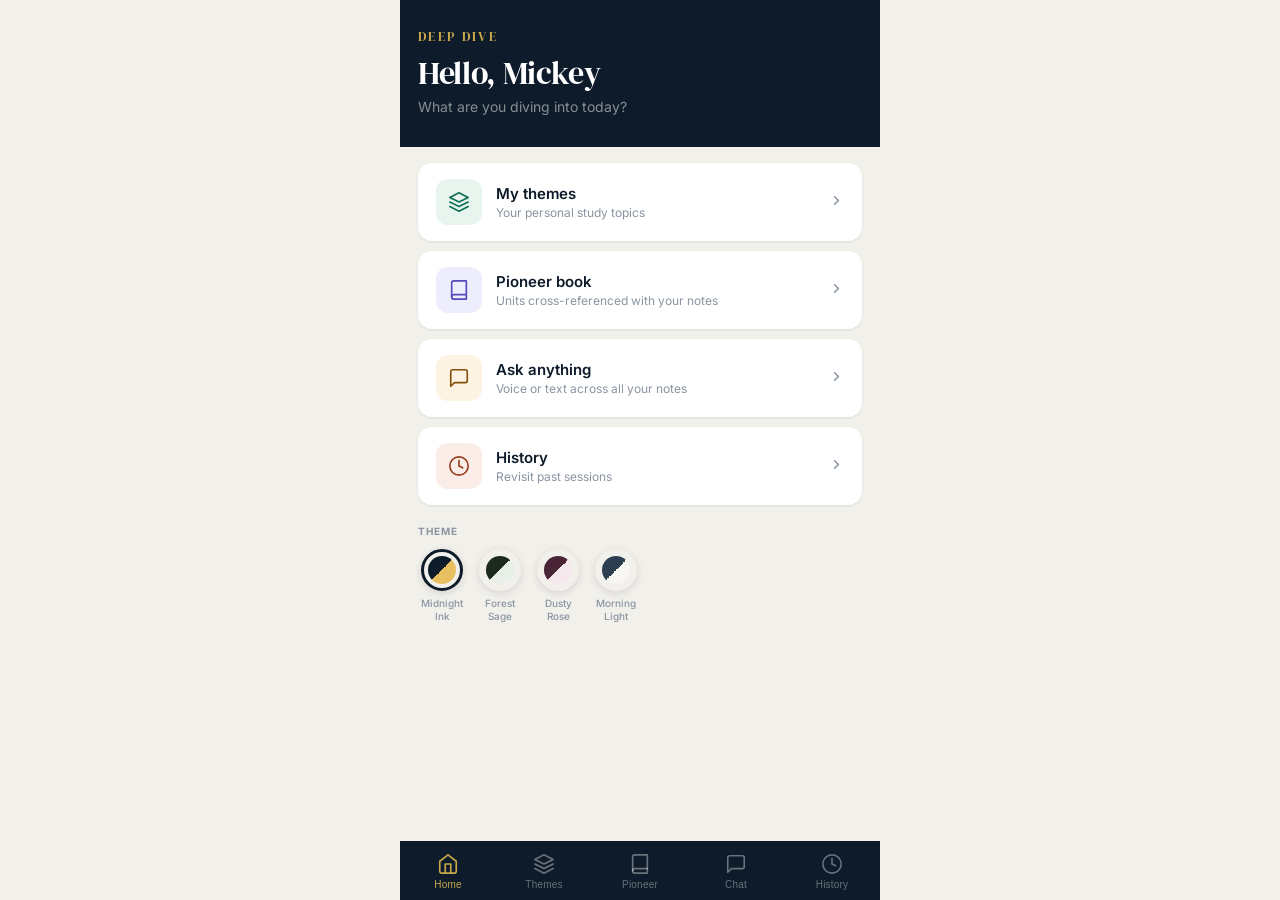
<file: index_9.html>
<!DOCTYPE html>
<html lang="en">
<head>
<meta charset="UTF-8">
<meta name="viewport" content="width=device-width, initial-scale=1.0, maximum-scale=1.0, user-scalable=no, viewport-fit=cover">
<meta name="mobile-web-app-capable" content="yes">
<meta name="apple-mobile-web-app-capable" content="yes">
<meta name="apple-mobile-web-app-status-bar-style" content="default">
<meta name="apple-mobile-web-app-title" content="Deep Dive">
<title>Deep Dive</title>
<style>
@import url('https://fonts.googleapis.com/css2?family=DM+Serif+Display&family=Inter:wght@400;500;600&display=swap');

* { box-sizing: border-box; margin: 0; padding: 0; -webkit-tap-highlight-color: transparent; }
:root {
  /* Brand */
  --navy: #0D1B2A;
  --navy-mid: #1B2E42;
  --navy-soft: #243548;
  --gold: #C9A84C;
  --gold-light: #F5EDD6;
  --gold-dim: rgba(201,168,76,0.15);

  /* Neutrals */
  --bg: #F2F0EB;
  --surface: #FFFFFF;
  --surface2: #F8F6F2;
  --surface3: #EDEAE3;

  /* Text */
  --text: #0D1B2A;
  --text2: #4A5568;
  --text3: #8A95A3;

  /* Borders */
  --border: rgba(13,27,42,0.08);
  --border-strong: rgba(13,27,42,0.15);

  /* Accents */
  --teal: #0F6E56; --teal-light: #E1F5EE;
  --amber: #854F0B; --amber-light: #FAEEDA;
  --coral: #993C1D; --coral-light: #FAECE7;
  --purple: #534AB7; --purple-light: #EEEDFE; --purple-dark: #26215C;

  --radius: 14px;
  --nav-h: 64px;
}
html, body {
  background: var(--bg);
}
body {
  font-family: 'Inter', -apple-system, BlinkMacSystemFont, sans-serif;
  color: var(--text);
  min-height: 100vh;
  max-width: 480px;
  margin: 0 auto;
  overscroll-behavior: none;
}

/* NAV */
.bottom-nav {
  position: fixed; bottom: 0; left: 50%; transform: translateX(-50%);
  width: 100%; max-width: 480px;
  background: var(--navy);
  display: flex; z-index: 100;
  padding-bottom: env(safe-area-inset-bottom);
}
.nav-btn {
  flex: 1; display: flex; flex-direction: column; align-items: center; gap: 4px;
  padding: 12px 4px 10px; font-size: 10px; font-weight: 500;
  color: rgba(255,255,255,0.38);
  border: none; background: none; cursor: pointer;
  transition: color 0.2s;
  letter-spacing: 0.02em;
}
.nav-btn.active { color: var(--gold); }
.nav-btn svg { width: 22px; height: 22px; stroke: currentColor; fill: none; stroke-width: 1.8; stroke-linecap: round; stroke-linejoin: round; }

/* SCREENS */
.screen { display: none; padding-bottom: calc(var(--nav-h) + env(safe-area-inset-bottom) + 20px); min-height: 100vh; background: var(--bg); }
.screen.active { display: block; }

.top-bar {
  position: sticky; top: 0;
  background: var(--navy);
  padding: 14px 18px;
  display: flex; align-items: center; gap: 12px; z-index: 50;
}
.top-bar h1 {
  font-size: 17px; font-weight: 600; flex: 1;
  color: #FFFFFF; letter-spacing: 0.01em;
}
.icon-btn {
  width: 36px; height: 36px;
  display: flex; align-items: center; justify-content: center;
  border: none; background: rgba(255,255,255,0.08); cursor: pointer;
  color: rgba(255,255,255,0.75);
  border-radius: 10px; transition: background 0.15s; flex-shrink: 0;
}
.icon-btn:active { background: rgba(255,255,255,0.15); }
.icon-btn svg { width: 19px; height: 19px; stroke: currentColor; fill: none; stroke-width: 1.8; stroke-linecap: round; stroke-linejoin: round; }
.content { padding: 20px 18px; }

/* HOME */
.home-hero {
  background: var(--navy);
  padding: 28px 18px 32px;
  margin-bottom: 0;
}
.home-brand {
  font-family: 'DM Serif Display', Georgia, serif;
  font-size: 13px; font-weight: 400;
  color: var(--gold);
  letter-spacing: 0.18em;
  text-transform: uppercase;
  margin-bottom: 10px;
  display: block;
}
.greeting {
  font-family: 'DM Serif Display', Georgia, serif;
  font-size: 32px; font-weight: 400;
  color: #FFFFFF;
  line-height: 1.15;
  margin-bottom: 6px;
  letter-spacing: -0.01em;
}
.greeting-sub {
  font-size: 14px; color: rgba(255,255,255,0.5);
  margin-bottom: 0; font-weight: 400;
}
.home-cards { padding: 16px 18px 0; display: flex; flex-direction: column; gap: 10px; background: var(--bg); }
.home-card {
  background: var(--surface);
  border: none;
  border-radius: var(--radius);
  padding: 16px 18px;
  display: flex; align-items: center; gap: 14px;
  cursor: pointer;
  transition: transform 0.12s, box-shadow 0.12s;
  box-shadow: 0 1px 3px rgba(13,27,42,0.06), 0 1px 2px rgba(13,27,42,0.04);
}
.home-card:active { transform: scale(0.985); box-shadow: none; }
.home-icon {
  width: 46px; height: 46px; border-radius: 12px;
  display: flex; align-items: center; justify-content: center; flex-shrink: 0;
}
.home-icon svg { width: 22px; height: 22px; stroke: currentColor; fill: none; stroke-width: 1.8; stroke-linecap: round; stroke-linejoin: round; }
.home-card h3 { font-size: 15px; font-weight: 600; margin-bottom: 2px; color: var(--text); }
.home-card p { font-size: 12px; color: var(--text3); font-weight: 400; }
.chev { margin-left: auto; flex-shrink: 0; }
.chev svg { width: 15px; height: 15px; stroke: var(--text3); fill: none; stroke-width: 2.5; stroke-linecap: round; stroke-linejoin: round; }

/* THEMES */
.search-wrap { margin-bottom: 16px; }
.search-wrap input {
  width: 100%; padding: 12px 18px; border-radius: 99px;
  border: none;
  background: var(--surface);
  font-size: 16px; color: var(--text); outline: none;
  box-shadow: 0 1px 3px rgba(13,27,42,0.08);
  font-family: 'Inter', sans-serif;
}
.search-wrap input:focus { box-shadow: 0 0 0 2px var(--gold), 0 1px 3px rgba(13,27,42,0.08); }
.search-wrap input::placeholder { color: var(--text3); }

.theme-row {
  display: flex; align-items: center; gap: 12px;
  padding: 15px 0; border-bottom: 0.5px solid var(--border);
  cursor: pointer; transition: opacity 0.12s;
}
.theme-row:last-child { border-bottom: none; }
.theme-row:active { opacity: 0.55; }
.theme-name { font-size: 15px; flex: 1; font-weight: 400; color: var(--text); }
.theme-arrow { color: var(--border-strong); }
.theme-arrow svg { width: 14px; height: 14px; stroke: currentColor; fill: none; stroke-width: 2.5; stroke-linecap: round; stroke-linejoin: round; }

.add-row {
  display: flex; align-items: center; gap: 10px;
  padding: 15px 0; cursor: pointer; color: var(--gold); font-size: 15px; font-weight: 500;
}
.add-row svg { width: 18px; height: 18px; stroke: currentColor; fill: none; stroke-width: 2.5; stroke-linecap: round; stroke-linejoin: round; }

.empty-themes { text-align: center; padding: 64px 24px; }
.empty-themes .big-icon { font-size: 52px; margin-bottom: 18px; }
.empty-themes h3 { font-family: 'DM Serif Display', Georgia, serif; font-size: 22px; font-weight: 400; margin-bottom: 10px; color: var(--text); }
.empty-themes p { font-size: 14px; color: var(--text3); line-height: 1.65; margin-bottom: 28px; }
.empty-themes button {
  background: var(--navy); color: white; border: none;
  padding: 13px 26px; border-radius: 99px; font-size: 15px; font-weight: 500;
  cursor: pointer; display: inline-flex; align-items: center; gap: 8px;
  font-family: 'Inter', sans-serif;
}
.empty-themes button svg { width: 18px; height: 18px; stroke: currentColor; fill: none; stroke-width: 2; stroke-linecap: round; stroke-linejoin: round; }

/* DETAIL */
.source-pill {
  display: inline-flex; align-items: center; gap: 5px;
  font-size: 11px; font-weight: 600; padding: 4px 12px;
  border-radius: 99px;
  background: var(--navy); color: var(--gold);
  letter-spacing: 0.04em; text-transform: uppercase;
  margin-bottom: 16px;
}
.section-label {
  font-size: 10px; font-weight: 700; color: var(--text3);
  letter-spacing: 0.1em; text-transform: uppercase; margin: 20px 0 10px;
}
.note-card {
  background: var(--surface);
  border: none;
  border-radius: 14px; margin-bottom: 10px; overflow: hidden;
  box-shadow: 0 1px 3px rgba(13,27,42,0.07), 0 1px 2px rgba(13,27,42,0.04);
}
.note-head {
  display: flex; align-items: flex-start; gap: 10px;
  padding: 14px 16px; cursor: pointer; transition: background 0.12s;
}
.note-head:active { background: var(--surface2); }
.note-tag-pill {
  font-size: 10px; font-weight: 700; padding: 3px 8px; border-radius: 6px;
  background: var(--gold-dim); color: var(--gold);
  border: 1px solid rgba(201,168,76,0.25);
  flex-shrink: 0; margin-top: 1px; white-space: nowrap;
  letter-spacing: 0.04em; text-transform: uppercase;
}
.note-summary { font-size: 13px; flex: 1; line-height: 1.4; }
.note-chev { color: var(--text3); transition: transform 0.2s; flex-shrink: 0; margin-top: 2px; }
.note-chev svg { width: 14px; height: 14px; stroke: currentColor; fill: none; stroke-width: 2; stroke-linecap: round; stroke-linejoin: round; }
.note-chev.open { transform: rotate(180deg); }
.note-body { display: none; padding: 0 12px 14px 12px; border-top: 0.5px solid var(--border); }
.note-body.open { display: block; }
.note-full { font-size: 13px; line-height: 1.75; color: var(--text2); padding-top: 12px; margin-bottom: 8px; font-family: Georgia, serif; }
.note-ref { font-size: 11px; color: var(--text3); margin-bottom: 10px; }
.note-actions { display: flex; gap: 6px; flex-wrap: wrap; }
.note-action {
  font-size: 12px; padding: 6px 10px; border-radius: 8px;
  border: 0.5px solid var(--border-strong); background: var(--surface2); color: var(--text2);
  cursor: pointer; display: flex; align-items: center; gap: 4px; transition: background 0.12s;
}
.note-action:active { background: var(--bg); }
.note-action svg { width: 13px; height: 13px; stroke: currentColor; fill: none; stroke-width: 2; stroke-linecap: round; stroke-linejoin: round; }

/* LOADING / EMPTY */
.loading-state { text-align: center; padding: 48px 20px; color: var(--text3); font-size: 14px; }
.spinner { width: 28px; height: 28px; border: 2px solid var(--border-strong); border-top-color: var(--gold); border-radius: 50%; animation: spin 0.7s linear infinite; margin: 0 auto 14px; }
@keyframes spin { to { transform: rotate(360deg); } }
.empty-state { text-align: center; padding: 40px 20px; }
.empty-state p { font-size: 14px; color: var(--text3); line-height: 1.6; }

/* PIONEER */
.unit-card {
  background: var(--surface); border: 0.5px solid var(--border);
  border-radius: var(--radius); padding: 14px 16px; margin-bottom: 10px;
  cursor: pointer; transition: background 0.12s;
}
.unit-card:active { background: var(--surface2); }
.unit-number { font-size: 11px; font-weight: 600; color: var(--text3); letter-spacing: 0.05em; text-transform: uppercase; margin-bottom: 4px; }
.unit-title { font-size: 14px; font-weight: 500; margin-bottom: 6px; }
.match-badge { font-size: 11px; background: var(--purple-light); color: var(--purple); border-radius: 6px; padding: 2px 8px; display: inline-block; font-weight: 500; }

/* CHAT */
.chat-messages {
  padding: 16px; display: flex; flex-direction: column; gap: 12px;
  padding-bottom: calc(var(--nav-h) + 120px + env(safe-area-inset-bottom));
}
.bubble-me {
  background: var(--navy); color: rgba(255,255,255,0.92);
  border-radius: 18px 18px 4px 18px;
  padding: 11px 16px; font-size: 14px; line-height: 1.55;
  align-self: flex-end; max-width: 85%;
  font-weight: 400;
}
.bubble-them {
  background: var(--surface);
  border-radius: 18px 18px 18px 4px;
  padding: 14px 16px; font-size: 14px; line-height: 1.75;
  align-self: flex-start; max-width: 92%;
  font-family: 'DM Serif Display', Georgia, serif;
  white-space: pre-wrap;
  box-shadow: 0 1px 3px rgba(13,27,42,0.07);
}
.typing { display: flex; gap: 5px; padding: 14px 16px; align-items: center; }
.typing span { width: 7px; height: 7px; border-radius: 50%; background: var(--text3); animation: bounce 1.1s infinite; }
.typing span:nth-child(2) { animation-delay: 0.18s; }
.typing span:nth-child(3) { animation-delay: 0.36s; }
@keyframes bounce { 0%,60%,100%{transform:translateY(0)} 30%{transform:translateY(-6px)} }

.chat-bar {
  position: fixed;
  bottom: calc(var(--nav-h) + env(safe-area-inset-bottom));
  left: 50%; transform: translateX(-50%);
  width: 100%; max-width: 480px;
  background: var(--surface);
  border-top: 0.5px solid var(--border);
  padding: 10px 14px 12px; z-index: 50;
}
.chat-bar-row { display: flex; align-items: center; gap: 8px; }
.chat-bar input {
  flex: 1; padding: 11px 16px; border-radius: 99px;
  border: none;
  background: var(--bg);
  font-size: 16px; color: var(--text); outline: none;
  font-family: 'Inter', sans-serif;
}
.chat-bar input:focus { box-shadow: 0 0 0 2px var(--gold); }

/* Voice button — big and friendly */
.voice-btn {
  width: 46px; height: 46px; border-radius: 50%; flex-shrink: 0;
  border: none; cursor: pointer;
  display: flex; align-items: center; justify-content: center;
  transition: all 0.2s;
  background: var(--surface3); color: var(--text2);
}
.voice-btn.listening {
  background: #C62828; color: white;
  animation: pulse-ring 1.2s ease-out infinite;
}
.voice-btn svg { width: 18px; height: 18px; stroke: currentColor; fill: none; stroke-width: 1.8; stroke-linecap: round; stroke-linejoin: round; }
@keyframes pulse-ring {
  0% { box-shadow: 0 0 0 0 rgba(229,57,53,0.4); }
  70% { box-shadow: 0 0 0 10px rgba(229,57,53,0); }
  100% { box-shadow: 0 0 0 0 rgba(229,57,53,0); }
}

.send-btn {
  width: 46px; height: 46px; border-radius: 50%; flex-shrink: 0;
  background: var(--navy); border: none; cursor: pointer;
  display: flex; align-items: center; justify-content: center; transition: opacity 0.15s;
}
.send-btn:active { opacity: 0.8; }
.send-btn svg { width: 16px; height: 16px; stroke: white; fill: none; stroke-width: 2; stroke-linecap: round; stroke-linejoin: round; }

.voice-status {
  font-size: 12px; color: var(--text3); text-align: center;
  padding-top: 6px; min-height: 20px; transition: color 0.2s;
  letter-spacing: 0.02em;
}
.voice-status.active { color: #C62828; }

/* HISTORY */
.history-item {
  background: var(--surface);
  border: none;
  border-radius: var(--radius); margin-bottom: 10px; cursor: pointer;
  box-shadow: 0 1px 3px rgba(13,27,42,0.07);
  transition: transform 0.12s;
}
.history-item:active { transform: scale(0.985); }
.history-date { font-size: 11px; color: var(--gold); margin-bottom: 4px; font-weight: 600; letter-spacing: 0.04em; text-transform: uppercase; }
.history-title { font-size: 14px; font-weight: 500; margin-bottom: 2px; color: var(--text); }
.history-preview { font-size: 12px; color: var(--text3); }

/* MODAL */
.modal-overlay {
  display: none; position: fixed; inset: 0;
  background: rgba(0,0,0,0.45); z-index: 200;
  align-items: flex-end; justify-content: center;
}
.modal-overlay.open { display: flex; }
.modal {
  background: var(--surface); border-radius: 24px 24px 0 0;
  padding: 28px 22px calc(36px + env(safe-area-inset-bottom));
  width: 100%; max-width: 480px;
}
.modal h2 {
  font-family: 'DM Serif Display', Georgia, serif;
  font-size: 22px; font-weight: 400; margin-bottom: 20px; color: var(--text);
}
.modal label { font-size: 12px; font-weight: 600; color: var(--text3); display: block; margin-bottom: 7px; margin-top: 16px; letter-spacing: 0.06em; text-transform: uppercase; }
.modal input, .modal textarea {
  width: 100%; padding: 12px 16px; border-radius: 12px;
  border: none;
  background: var(--bg);
  font-size: 16px; color: var(--text); outline: none; font-family: 'Inter', sans-serif;
}
.modal input:focus, .modal textarea:focus { box-shadow: 0 0 0 2px var(--gold); }
.modal textarea { height: 86px; resize: none; margin-top: 0; }
.modal-btns { display: flex; gap: 10px; margin-top: 24px; }
.modal-btns button { flex: 1; padding: 14px; border-radius: 99px; border: none; font-size: 15px; font-weight: 600; cursor: pointer; font-family: 'Inter', sans-serif; }
.btn-cancel { background: var(--bg); color: var(--text2); }
.btn-save { background: var(--navy); color: white; }

/* THEMES SECTION ON HOME */
.home-theme-section { padding: 20px 18px 24px; background: var(--bg); }
.home-theme-label {
  font-size: 10px; font-weight: 700; letter-spacing: 0.1em;
  text-transform: uppercase; color: var(--text3);
  margin-bottom: 12px; display: block;
}
.theme-swatches { display: flex; gap: 10px; flex-wrap: wrap; }
.theme-swatch {
  display: flex; flex-direction: column; align-items: center; gap: 6px;
  cursor: pointer; transition: transform 0.15s;
}
.theme-swatch:active { transform: scale(0.92); }
.swatch-dot {
  width: 42px; height: 42px; border-radius: 50%;
  display: flex; align-items: center; justify-content: center;
  border: 3px solid transparent;
  transition: border-color 0.2s;
  box-shadow: 0 2px 8px rgba(0,0,0,0.12);
}
.swatch-dot.active { border-color: var(--text); }
.swatch-inner { width: 28px; height: 28px; border-radius: 50%; }
.swatch-name { font-size: 10px; color: var(--text3); font-weight: 500; text-align: center; max-width: 48px; line-height: 1.3; }

/* TOAST */
.toast {
  position: fixed; bottom: calc(var(--nav-h) + 20px);
  left: 50%; transform: translateX(-50%);
  background: #1a1a18; color: white;
  padding: 10px 20px; border-radius: 99px; font-size: 13px;
  z-index: 300; opacity: 0; transition: opacity 0.2s; pointer-events: none; white-space: nowrap;
}
.toast.show { opacity: 1; }
</style>
</head>
<body>

<!-- HOME -->
<div class="screen active" id="screen-home">
  <div class="home-hero">
    <span class="home-brand">Deep Dive</span>
    <p class="greeting">Hello, Mickey</p>
    <p class="greeting-sub">What are you diving into today?</p>
  </div>
  <div class="home-cards">
    <div class="home-card" onclick="goTo('themes')">
      <div class="home-icon" style="background:#E8F5EE;color:#0F6E56">
        <svg viewBox="0 0 24 24"><path d="M12 2L2 7l10 5 10-5-10-5z"/><path d="M2 17l10 5 10-5"/><path d="M2 12l10 5 10-5"/></svg>
      </div>
      <div><h3>My themes</h3><p>Your personal study topics</p></div>
      <div class="chev"><svg viewBox="0 0 24 24"><polyline points="9 18 15 12 9 6"/></svg></div>
    </div>
    <div class="home-card" onclick="goTo('pioneer')">
      <div class="home-icon" style="background:#EEEDFE;color:#534AB7">
        <svg viewBox="0 0 24 24"><path d="M4 19.5A2.5 2.5 0 0 1 6.5 17H20"/><path d="M6.5 2H20v20H6.5A2.5 2.5 0 0 1 4 19.5v-15A2.5 2.5 0 0 1 6.5 2z"/></svg>
      </div>
      <div><h3>Pioneer book</h3><p>Units cross-referenced with your notes</p></div>
      <div class="chev"><svg viewBox="0 0 24 24"><polyline points="9 18 15 12 9 6"/></svg></div>
    </div>
    <div class="home-card" onclick="goTo('chat')">
      <div class="home-icon" style="background:#FDF3E3;color:#854F0B">
        <svg viewBox="0 0 24 24"><path d="M21 15a2 2 0 0 1-2 2H7l-4 4V5a2 2 0 0 1 2-2h14a2 2 0 0 1 2 2z"/></svg>
      </div>
      <div><h3>Ask anything</h3><p>Voice or text across all your notes</p></div>
      <div class="chev"><svg viewBox="0 0 24 24"><polyline points="9 18 15 12 9 6"/></svg></div>
    </div>
    <div class="home-card" onclick="goTo('history')">
      <div class="home-icon" style="background:#FAECE7;color:#993C1D">
        <svg viewBox="0 0 24 24"><circle cx="12" cy="12" r="10"/><polyline points="12 6 12 12 16 14"/></svg>
      </div>
      <div><h3>History</h3><p>Revisit past sessions</p></div>
      <div class="chev"><svg viewBox="0 0 24 24"><polyline points="9 18 15 12 9 6"/></svg></div>
    </div>
  </div>

  <div class="home-theme-section">
    <span class="home-theme-label">Theme</span>
    <div class="theme-swatches">
      <div class="theme-swatch" onclick="applyTheme(0)">
        <div class="swatch-dot active" id="swatch-0">
          <div class="swatch-inner" style="background:linear-gradient(135deg,#0D1B2A 50%,#E8C060 50%)"></div>
        </div>
        <span class="swatch-name">Midnight Ink</span>
      </div>
      <div class="theme-swatch" onclick="applyTheme(1)">
        <div class="swatch-dot" id="swatch-1">
          <div class="swatch-inner" style="background:linear-gradient(135deg,#1C2B1E 50%,#E8F0E8 50%)"></div>
        </div>
        <span class="swatch-name">Forest Sage</span>
      </div>
      <div class="theme-swatch" onclick="applyTheme(2)">
        <div class="swatch-dot" id="swatch-2">
          <div class="swatch-inner" style="background:linear-gradient(135deg,#4A2535 50%,#F5E8EC 50%)"></div>
        </div>
        <span class="swatch-name">Dusty Rose</span>
      </div>
      <div class="theme-swatch" onclick="applyTheme(3)">
        <div class="swatch-dot" id="swatch-3">
          <div class="swatch-inner" style="background:linear-gradient(135deg,#2C3E50 50%,#F8F6F2 50%)"></div>
        </div>
        <span class="swatch-name">Morning Light</span>
      </div>
    </div>
  </div>
</div>

<!-- THEMES LIST -->
<div class="screen" id="screen-themes">
  <div class="top-bar">
    <h1>My themes</h1>
    <button class="icon-btn" onclick="openModal()" aria-label="Add theme">
      <svg viewBox="0 0 24 24"><line x1="12" y1="5" x2="12" y2="19"/><line x1="5" y1="12" x2="19" y2="12"/></svg>
    </button>
  </div>
  <div class="content">
    <div class="search-wrap">
      <input type="text" id="theme-search" placeholder="Search your themes…" oninput="renderThemes()" autocomplete="off">
    </div>
    <div id="themes-list"></div>
  </div>
</div>

<!-- THEME DETAIL -->
<div class="screen" id="screen-detail">
  <div class="top-bar">
    <button class="icon-btn" onclick="goTo('themes')" aria-label="Back">
      <svg viewBox="0 0 24 24"><polyline points="15 18 9 12 15 6"/></svg>
    </button>
    <h1 id="detail-title">Theme</h1>
    <button class="icon-btn" onclick="exportTheme()" aria-label="Export">
      <svg viewBox="0 0 24 24"><path d="M21 15v4a2 2 0 0 1-2 2H5a2 2 0 0 1-2-2v-4"/><polyline points="7 10 12 15 17 10"/><line x1="12" y1="15" x2="12" y2="3"/></svg>
    </button>
  </div>
  <div class="content" id="detail-content"></div>
</div>

<!-- PIONEER LIST -->
<div class="screen" id="screen-pioneer">
  <div class="top-bar"><h1>Pioneer book</h1></div>
  <div style="display:flex;background:var(--navy);padding:0 18px 14px;gap:8px">
    <button id="pioneer-tab-xref" onclick="switchPioneerTab('xref')"
      style="flex:1;padding:8px;border-radius:99px;border:none;font-size:13px;font-weight:600;cursor:pointer;font-family:inherit;background:var(--gold);color:var(--navy)">
      Cross-reference
    </button>
    <button id="pioneer-tab-explore" onclick="switchPioneerTab('explore')"
      style="flex:1;padding:8px;border-radius:99px;border:none;font-size:13px;font-weight:600;cursor:pointer;font-family:inherit;background:rgba(255,255,255,0.12);color:rgba(255,255,255,0.7)">
      Explore questions
    </button>
  </div>
  <div class="content">
    <div id="pioneer-xref-pane">
      <p style="font-size:13px;color:var(--text3);margin-bottom:16px;line-height:1.5">Tap a unit to cross-reference it with your notes database.</p>
      <div id="units-list"></div>
    </div>
    <div id="pioneer-explore-pane" style="display:none">
      <p style="font-size:13px;color:var(--text3);margin-bottom:16px;line-height:1.5">Tap a unit to browse its questions. Your notes will be searched for answers.</p>
      <div id="explore-units-list"></div>
    </div>
  </div>
</div>

<!-- PIONEER UNIT DETAIL -->
<div class="screen" id="screen-pioneer-detail">
  <div class="top-bar">
    <button class="icon-btn" onclick="goTo('pioneer')" aria-label="Back">
      <svg viewBox="0 0 24 24"><polyline points="15 18 9 12 15 6"/></svg>
    </button>
    <h1 id="pioneer-detail-title" style="font-size:16px">Unit</h1>
  </div>
  <div class="content" id="pioneer-detail-content"></div>
</div>

<!-- PIONEER EXPLORE QUESTIONS -->
<div class="screen" id="screen-pioneer-questions">
  <div class="top-bar">
    <button class="icon-btn" onclick="goTo('pioneer')" aria-label="Back">
      <svg viewBox="0 0 24 24"><polyline points="15 18 9 12 15 6"/></svg>
    </button>
    <h1 id="questions-title" style="font-size:15px">Questions</h1>
  </div>
  <div class="content" id="questions-content"></div>
</div>

<!-- PIONEER QUESTION ANSWER -->
<div class="screen" id="screen-pioneer-answer">
  <div class="top-bar">
    <button class="icon-btn" id="answer-back-btn" onclick="goTo('pioneer-questions')" aria-label="Back">
      <svg viewBox="0 0 24 24"><polyline points="15 18 9 12 15 6"/></svg>
    </button>
    <h1 style="font-size:14px;line-height:1.3" id="answer-question-title">Question</h1>
  </div>
  <div class="content" id="answer-content"></div>
</div>

<!-- CHAT -->
<div class="screen" id="screen-chat">
  <div class="top-bar"><h1>Ask anything</h1></div>
  <div class="chat-messages" id="chat-messages">
    <div class="bubble-them">Hi Mickey! Tap the mic and speak, or type below. I'll search your notes and read the answer back to you.</div>
  </div>
  <div class="chat-bar">
    <div class="chat-bar-row">
      <button class="voice-btn" id="voice-btn" onclick="toggleVoice()" aria-label="Voice input">
        <svg viewBox="0 0 24 24"><path d="M12 1a3 3 0 0 0-3 3v8a3 3 0 0 0 6 0V4a3 3 0 0 0-3-3z"/><path d="M19 10v2a7 7 0 0 1-14 0v-2"/><line x1="12" y1="19" x2="12" y2="23"/><line x1="8" y1="23" x2="16" y2="23"/></svg>
      </button>
      <input type="text" id="chat-input" placeholder="Or type your question…" onkeydown="if(event.key==='Enter')sendChat()" autocomplete="off">
      <button class="send-btn" onclick="sendChat()" aria-label="Send">
        <svg viewBox="0 0 24 24"><line x1="22" y1="2" x2="11" y2="13"/><polygon points="22 2 15 22 11 13 2 9 22 2"/></svg>
      </button>
    </div>
    <div class="voice-status" id="voice-status">Tap the mic to speak</div>
  </div>
</div>

<!-- HISTORY -->
<div class="screen" id="screen-history">
  <div class="top-bar">
    <h1>History</h1>
    <button class="icon-btn" onclick="clearHistory()" aria-label="Clear history">
      <svg viewBox="0 0 24 24"><polyline points="3 6 5 6 21 6"/><path d="M19 6l-1 14a2 2 0 0 1-2 2H8a2 2 0 0 1-2-2L5 6"/><path d="M10 11v6"/><path d="M14 11v6"/><path d="M9 6V4h6v2"/></svg>
    </button>
  </div>
  <div class="content" id="history-content"></div>
</div>

<!-- BOTTOM NAV -->
<nav class="bottom-nav">
  <button class="nav-btn active" id="nav-home" onclick="goTo('home')">
    <svg viewBox="0 0 24 24"><path d="M3 9l9-7 9 7v11a2 2 0 0 1-2 2H5a2 2 0 0 1-2-2z"/><polyline points="9 22 9 12 15 12 15 22"/></svg>Home
  </button>
  <button class="nav-btn" id="nav-themes" onclick="goTo('themes')">
    <svg viewBox="0 0 24 24"><path d="M12 2L2 7l10 5 10-5-10-5z"/><path d="M2 17l10 5 10-5"/><path d="M2 12l10 5 10-5"/></svg>Themes
  </button>
  <button class="nav-btn" id="nav-pioneer" onclick="goTo('pioneer')">
    <svg viewBox="0 0 24 24"><path d="M4 19.5A2.5 2.5 0 0 1 6.5 17H20"/><path d="M6.5 2H20v20H6.5A2.5 2.5 0 0 1 4 19.5v-15A2.5 2.5 0 0 1 6.5 2z"/></svg>Pioneer
  </button>
  <button class="nav-btn" id="nav-chat" onclick="goTo('chat')">
    <svg viewBox="0 0 24 24"><path d="M21 15a2 2 0 0 1-2 2H7l-4 4V5a2 2 0 0 1 2-2h14a2 2 0 0 1 2 2z"/></svg>Chat
  </button>
  <button class="nav-btn" id="nav-history" onclick="goTo('history')">
    <svg viewBox="0 0 24 24"><circle cx="12" cy="12" r="10"/><polyline points="12 6 12 12 16 14"/></svg>History
  </button>
</nav>

<!-- ADD THEME MODAL -->
<div class="modal-overlay" id="modal" onclick="handleOverlayClick(event)">
  <div class="modal">
    <h2>Add new theme</h2>
    <label for="new-name">Theme name</label>
    <input type="text" id="new-name" placeholder="e.g. Comfort and suffering" autocomplete="off">
    <label for="new-keywords">Keywords to search for</label>
    <textarea id="new-keywords" placeholder="e.g. comfort, suffering, grief, brokenhearted, sorrow"></textarea>
    <div class="modal-btns">
      <button class="btn-cancel" onclick="closeModal()">Cancel</button>
      <button class="btn-save" onclick="saveTheme()">Save and search</button>
    </div>
  </div>
</div>

<div class="toast" id="toast"></div>

<script>
'use strict';

// ── STATE ──
let cachedNotes = null;
let themes = JSON.parse(localStorage.getItem('dd-themes-v2') || '[]');
let history = JSON.parse(localStorage.getItem('dd-history-v2') || '[]');
let currentTheme = null;
let isListening = false;
let recognition = null;
let synth = window.speechSynthesis;

// ── NAVIGATION ──
const ALL = ['home','themes','detail','pioneer','pioneer-detail','pioneer-questions','pioneer-answer','chat','history'];
const NAV = ['home','themes','pioneer','chat','history'];

function goTo(name) {
  ALL.forEach(s => document.getElementById('screen-' + s).classList.remove('active'));
  document.getElementById('screen-' + name).classList.add('active');
  NAV.forEach(s => {
    const b = document.getElementById('nav-' + s);
    if (b) b.classList.toggle('active', s === name);
  });
  if (name === 'themes') renderThemes();
  if (name === 'pioneer') { renderPioneer(); switchPioneerTab('xref'); }
  if (name === 'history') renderHistory();
  window.scrollTo(0, 0);
}

// ── FETCH NOTES ──
async function fetchNotes() {
  if (cachedNotes) return cachedNotes;
  const res = await fetch('/.netlify/functions/sheets');
  if (!res.ok) throw new Error(`Sheets error: ${res.status}`);
  const data = await res.json();
  if (data.error) throw new Error(data.error);
  cachedNotes = data.notes || [];
  console.log(`Loaded ${cachedNotes.length} notes`);
  return cachedNotes;
}

function searchNotes(notes, keywordStr, limit = 20) {
  const terms = keywordStr.toLowerCase().split(',').map(k => k.trim()).filter(Boolean);

  const scored = [];

  for (const note of notes) {
    const tag         = (note['Tag'] || '').toLowerCase();
    const title       = (note['Note Title'] || '').toLowerCase();
    const content     = (note['Note Content'] || '').toLowerCase();
    const scripture   = (note['Scripture / Reference'] || '').toLowerCase();
    const location    = (note['Location Title'] || '').toLowerCase();
    const everything  = Object.values(note).join(' ').toLowerCase();

    let score = 0;

    for (const term of terms) {
      if (!term) continue;
      // Exact tag match — highest priority
      if (tag.includes(term))       score += 100;
      // Note title match
      if (title.includes(term))     score += 50;
      // Note content match
      if (content.includes(term))   score += 30;
      // Scripture or location match
      if (scripture.includes(term)) score += 10;
      if (location.includes(term))  score += 10;
      // Catch-all — anywhere in the row
      if (everything.includes(term) && score === 0) score += 5;
    }

    if (score > 0) scored.push({ note, score });
  }

  // Sort highest score first, return top results
  return scored
    .sort((a, b) => b.score - a.score)
    .slice(0, limit)
    .map(s => s.note);
}

function esc(str) {
  return String(str || '').replace(/&/g,'&amp;').replace(/</g,'&lt;').replace(/>/g,'&gt;').replace(/"/g,'&quot;');
}

// ── THEMES ──
function renderThemes() {
  const query = (document.getElementById('theme-search')?.value || '').toLowerCase();
  const list = document.getElementById('themes-list');

  if (themes.length === 0 && !query) {
    list.innerHTML = `
      <div class="empty-themes">
        <div class="big-icon">🌊</div>
        <h3>No themes yet</h3>
        <p>Create your first theme and Deep Dive will search your notes for everything related to it.</p>
        <button onclick="openModal()">
          <svg viewBox="0 0 24 24"><line x1="12" y1="5" x2="12" y2="19"/><line x1="5" y1="12" x2="19" y2="12"/></svg>
          Add your first theme
        </button>
      </div>`;
    return;
  }

  // Newest first — themes array is push-based so we reverse a copy
  const sorted = [...themes].reverse();
  const filtered = sorted.filter(t => t.name.toLowerCase().includes(query));

  // Map back to original index for openTheme to work correctly
  list.innerHTML = filtered.map((t) => {
    const originalIndex = themes.indexOf(t);
    return `
      <div class="theme-row" onclick="openTheme(${originalIndex})">
        <span class="theme-name">${esc(t.name)}</span>
        <span class="theme-arrow"><svg viewBox="0 0 24 24"><polyline points="9 18 15 12 9 6"/></svg></span>
      </div>`;
  }).join('') + `
    <div class="add-row" onclick="openModal()">
      <svg viewBox="0 0 24 24"><line x1="12" y1="5" x2="12" y2="19"/><line x1="5" y1="12" x2="19" y2="12"/></svg>
      Add new theme
    </div>`;
}

const PAGE_SIZE = 10;
let detailAllMatches = [];
let detailPage = 0;

async function openTheme(index) {
  const theme = themes[index];
  currentTheme = theme;
  detailPage = 0;
  detailAllMatches = [];
  document.getElementById('detail-title').textContent = theme.name;
  document.getElementById('detail-content').innerHTML = `<div class="loading-state"><div class="spinner"></div>Searching your notes for "${esc(theme.name)}"…</div>`;
  goTo('detail');

  try {
    const notes = await fetchNotes();
    detailAllMatches = searchNotes(notes, theme.keywords || theme.name);
    renderDetail(theme, detailAllMatches, 0);
    addHistory(theme.name, detailAllMatches.length);
  } catch (err) {
    console.error(err);
    document.getElementById('detail-content').innerHTML = `<div class="empty-state"><p>Could not load notes.<br><br>${esc(err.message)}</p></div>`;
  }
}

function renderDetail(theme, allMatches, page) {
  detailPage = page;
  const el = document.getElementById('detail-content');
  const total = allMatches.length;
  const totalPages = Math.ceil(total / PAGE_SIZE);
  const start = page * PAGE_SIZE;
  const matches = allMatches.slice(start, start + PAGE_SIZE);

  if (total === 0) {
    el.innerHTML = `
      <span class="source-pill">Google Sheets — 0 matches</span>
      <div class="empty-state">
        <p>No notes found for "<strong>${esc(theme.name)}</strong>".<br><br>
        Try adding more keywords, or make sure your Google Sheet has notes tagged with related terms.</p>
      </div>`;
    return;
  }

  const cards = matches.map((note, i) => {
    const globalI = start + i;
    const tag      = note['Tag'] || '';
    const title    = note['Note Title'] || note['Scripture / Reference'] || '';
    const body     = note['Note Content'] || '';
    const scripture = note['Scripture / Reference'] || '';
    const book     = note['Bible Book'] || '';
    const chapter  = note['Chapter'] || '';
    const verse    = note['Verse / Block'] || '';
    const location = note['Location Title'] || '';
    const pub      = note['Publication'] || note['Publicatoin'] || '';
    const tab      = note['_tab'] || 'Google Sheets';

    const displayTitle = title || scripture || `Note ${globalI + 1}`;
    const ref = [scripture || (book ? `${book} ${chapter}:${verse}`.trim() : ''), location, pub, tab].filter(Boolean).join(' · ');

    return `
      <div class="note-card">
        <div class="note-head" onclick="toggleNote('n${globalI}')" role="button" aria-expanded="false" id="n${globalI}-h">
          ${tag ? `<span class="note-tag-pill">${esc(tag)}</span>` : ''}
          <span class="note-summary">${esc(displayTitle)}</span>
          <span class="note-chev" id="n${globalI}-c"><svg viewBox="0 0 24 24"><polyline points="6 9 12 15 18 9"/></svg></span>
        </div>
        <div class="note-body" id="n${globalI}">
          <p class="note-full">${esc(body) || 'No content recorded.'}</p>
          ${ref ? `<p class="note-ref">${esc(ref)}</p>` : ''}
          <div class="note-actions">
            <button class="note-action" onclick="prefillChat('Tell me more about: ${esc(displayTitle).replace(/'/g,"\\'")}')">
              <svg viewBox="0 0 24 24"><path d="M21 15a2 2 0 0 1-2 2H7l-4 4V5a2 2 0 0 1 2-2h14a2 2 0 0 1 2 2z"/></svg>
              Ask about this
            </button>
            ${tag ? `<button class="note-action" onclick="prefillChat('Find all notes related to: ${esc(tag).replace(/'/g,"\\'")}')">
              <svg viewBox="0 0 24 24"><circle cx="11" cy="11" r="8"/><line x1="21" y1="21" x2="16.65" y2="16.65"/></svg>
              Find related
            </button>` : ''}
          </div>
        </div>
      </div>`;
  }).join('');

  const paginationBar = totalPages > 1 ? `
    <div style="display:flex;align-items:center;justify-content:space-between;margin-top:16px;gap:8px">
      <button class="note-action" style="flex:1;justify-content:center;padding:10px"
        onclick="renderDetail(currentTheme, detailAllMatches, ${page - 1}); window.scrollTo(0,0)"
        ${page === 0 ? 'disabled style="flex:1;justify-content:center;padding:10px;opacity:0.35;cursor:default"' : ''}>
        ← Prev
      </button>
      <span style="font-size:12px;color:var(--text3);white-space:nowrap">Page ${page + 1} of ${totalPages}</span>
      <button class="note-action" style="flex:1;justify-content:center;padding:10px"
        onclick="renderDetail(currentTheme, detailAllMatches, ${page + 1}); window.scrollTo(0,0)"
        ${page >= totalPages - 1 ? 'disabled style="flex:1;justify-content:center;padding:10px;opacity:0.35;cursor:default"' : ''}>
        Next →
      </button>
    </div>` : '';

  el.innerHTML = `
    <span class="source-pill">Google Sheets — ${total} note${total !== 1 ? 's' : ''} found</span>
    <p style="font-size:13px;color:var(--text3);margin-bottom:16px">Showing ${start + 1}–${Math.min(start + PAGE_SIZE, total)} of ${total} · Tap any row to expand</p>
    ${cards}
    ${paginationBar}
    <div style="margin-top:12px">
      <button class="note-action" style="padding:11px 16px;font-size:13px;width:100%;justify-content:center" onclick="prefillChat('Summarize everything I have on: ${esc(theme.name).replace(/'/g,"\\'")}')">
        <svg viewBox="0 0 24 24"><path d="M21 15a2 2 0 0 1-2 2H7l-4 4V5a2 2 0 0 1 2-2h14a2 2 0 0 1 2 2z"/></svg>
        Ask Claude to summarize this theme
      </button>
    </div>`;
}

function toggleNote(id) {
  const body = document.getElementById(id);
  const chev = document.getElementById(id + '-c');
  const isOpen = body.classList.contains('open');
  body.classList.toggle('open', !isOpen);
  chev.classList.toggle('open', !isOpen);
}

// ── PIONEER TABS ──
function switchPioneerTab(tab) {
  const xref = document.getElementById('pioneer-xref-pane');
  const explore = document.getElementById('pioneer-explore-pane');
  const btnX = document.getElementById('pioneer-tab-xref');
  const btnE = document.getElementById('pioneer-tab-explore');
  if (tab === 'xref') {
    xref.style.display = ''; explore.style.display = 'none';
    btnX.style.background = 'var(--gold)'; btnX.style.color = 'var(--navy)';
    btnE.style.background = 'rgba(255,255,255,0.12)'; btnE.style.color = 'rgba(255,255,255,0.7)';
  } else {
    xref.style.display = 'none'; explore.style.display = '';
    btnE.style.background = 'var(--gold)'; btnE.style.color = 'var(--navy)';
    btnX.style.background = 'rgba(255,255,255,0.12)'; btnX.style.color = 'rgba(255,255,255,0.7)';
    renderExploreUnits();
  }
}

function renderExploreUnits() {
  const el = document.getElementById('explore-units-list');
  el.innerHTML = PIONEER_UNITS.map((u, i) => `
    <div class="unit-card" onclick="openExploreUnit(${i})">
      <p class="unit-number">Unit ${esc(u.id)}</p>
      <p class="unit-title">${esc(u.title)}</p>
      <p style="font-size:11px;color:var(--text3);margin-top:4px">${u.questions.length} question${u.questions.length !== 1 ? 's' : ''}</p>
    </div>`).join('');
}

let currentExploreUnit = null;

function openExploreUnit(i) {
  currentExploreUnit = PIONEER_UNITS[i];
  document.getElementById('questions-title').textContent = currentExploreUnit.title;
  const el = document.getElementById('questions-content');
  el.innerHTML = `
    <p style="font-size:13px;color:var(--text3);margin-bottom:16px;line-height:1.5">
      Tap a question — Deep Dive will search your notes for the answer.
    </p>` +
    currentExploreUnit.questions.map((q, qi) => `
      <div class="unit-card" onclick="openQuestionAnswer(${i}, ${qi})" style="display:flex;align-items:flex-start;gap:10px">
        <span style="font-size:11px;font-weight:700;color:var(--gold);margin-top:2px;flex-shrink:0">Q${qi+1}</span>
        <span style="font-size:14px;line-height:1.5;color:var(--text)">${esc(q)}</span>
      </div>`).join('');
  goTo('pioneer-questions');
}

async function openQuestionAnswer(unitIdx, qIdx) {
  const unit = PIONEER_UNITS[unitIdx];
  const question = unit.questions[qIdx];
  document.getElementById('answer-question-title').textContent = question.length > 60 ? question.slice(0, 57) + '…' : question;
  document.getElementById('answer-content').innerHTML = `<div class="loading-state"><div class="spinner"></div>Searching your notes…</div>`;
  goTo('pioneer-answer');

  try {
    const notes = await fetchNotes();
    // Build search keywords from the question itself
    const keywords = question.replace(/[^a-zA-Z\s]/g, ' ').split(/\s+/).filter(w => w.length > 4).join(',');
    const matches = searchNotes(notes, keywords, 15);

    const el = document.getElementById('answer-content');

    const matchCards = matches.length === 0
      ? `<div class="empty-state"><p>No matching notes found for this question yet.<br><br>As you add notes to your sheet on this topic, they'll appear here.</p></div>`
      : matches.map((note, i) => {
          const tag = note['Tag'] || '';
          const title = note['Note Title'] || note['Scripture / Reference'] || `Note ${i+1}`;
          const body = note['Note Content'] || '';
          const ref = note['Scripture / Reference'] || '';
          const tab = note['_tab'] || '';
          return `
            <div class="note-card">
              <div class="note-head" onclick="toggleNote('qa${i}')" id="qa${i}-h">
                ${tag ? `<span class="note-tag-pill">${esc(tag)}</span>` : ''}
                <span class="note-summary">${esc(title)}</span>
                <span class="note-chev" id="qa${i}-c"><svg viewBox="0 0 24 24"><polyline points="6 9 12 15 18 9"/></svg></span>
              </div>
              <div class="note-body" id="qa${i}">
                <p class="note-full">${esc(body) || 'No content recorded.'}</p>
                ${ref ? `<p class="note-ref">${esc(ref)}${tab ? ' · ' + esc(tab) : ''}</p>` : ''}
                <div class="note-actions">
                  <button class="note-action" onclick="prefillChat('Based on this question from the Pioneer School book, what do my notes say? Question: ${esc(question).replace(/'/g,"\\'")} Note: ${esc(title).replace(/'/g,"\\'")}')">
                    <svg viewBox="0 0 24 24"><path d="M21 15a2 2 0 0 1-2 2H7l-4 4V5a2 2 0 0 1 2-2h14a2 2 0 0 1 2 2z"/></svg>
                    Ask Claude about this
                  </button>
                </div>
              </div>
            </div>`;
        }).join('');

    el.innerHTML = `
      <div style="background:var(--surface);border-radius:var(--radius);padding:14px 16px;margin-bottom:16px;box-shadow:0 1px 3px rgba(13,27,42,0.07)">
        <p style="font-size:10px;font-weight:700;color:var(--text3);letter-spacing:0.1em;text-transform:uppercase;margin-bottom:8px">Question</p>
        <p style="font-size:14px;line-height:1.6;color:var(--text)">${esc(question)}</p>
      </div>
      <span class="source-pill">Your notes — ${matches.length} match${matches.length !== 1 ? 'es' : ''}</span>
      ${matchCards}
      <div style="margin-top:16px">
        <button class="note-action" style="padding:11px 16px;font-size:13px;width:100%;justify-content:center"
          onclick="prefillChat('Pioneer School question: ${esc(question).replace(/'/g,"\\'")} — what do my notes say about this?')">
          <svg viewBox="0 0 24 24"><path d="M21 15a2 2 0 0 1-2 2H7l-4 4V5a2 2 0 0 1 2-2h14a2 2 0 0 1 2 2z"/></svg>
          Ask Claude to answer from my notes
        </button>
      </div>`;
  } catch (err) {
    document.getElementById('answer-content').innerHTML = `<div class="empty-state"><p>Could not load notes. ${esc(err.message)}</p></div>`;
  }
}

// ── PIONEER ──
const UNITS = [
  { number: "Unit 1b", title: "Fortify Your Relationship With Jehovah", keywords: "jehovah,relationship,study,meditation,bible,reading,prayer,love" },
  { number: "Unit 2a", title: "Using the New World Translation—Part 1", keywords: "translation,new world,bible,scriptures,jehovah,name,accurate" },
  { number: "Unit 2b", title: "Using the New World Translation—Part 2", keywords: "footnotes,translation,scriptures,bible,glossary" },
  { number: "Unit 3a", title: "Keep Pace With Spiritual Enlightenment", keywords: "spiritual,enlightenment,jehovah,truth,progressive,light" },
  { number: "Unit 4a", title: "Uphold Jehovah's Sovereignty", keywords: "sovereignty,jehovah,loyalty,integrity,neutrality,kingdom" },
  { number: "Unit 4b", title: "Show Personal Interest in Others", keywords: "personal interest,ministry,preaching,territory,witness,people" },
  { number: "Unit 5a", title: "From House to House—Our Principal Way of Preaching", keywords: "house to house,preach,ministry,jesus,commission,field service" },
  { number: "Unit 6a", title: "Women Who Make Jehovah's Heart Rejoice", keywords: "women,jehovah,dignity,helper,congregation,role" },
  { number: "Unit 7a", title: "Benefit From Counsel and Direction", keywords: "counsel,direction,congregation,elders,oversight,jesus" },
  { number: "Unit 7b", title: "Resist the Spirit of the World", keywords: "spirit of the world,resist,worldly,christian,temptation" },
  { number: "Unit 8a", title: "Walk in the Way of Integrity", keywords: "integrity,neutrality,loyalty,christian,honesty,faithful" },
  { number: "Unit 8b", title: "Participate in Various Forms of Our Ministry", keywords: "informal witnessing,ministry,conversation,preach,kingdom,witness" },
  { number: "Unit 10a", title: "Appreciate Jesus' Role", keywords: "jesus,firstborn,creation,son,role,appreciate" },
  { number: "Unit 10b", title: "Think in Terms of Bible Principles", keywords: "principles,bible,laws,apply,student,wisdom" },
  { number: "Unit 11a", title: "Examine Your Spiritual Progress", keywords: "spiritual,progress,meditation,bible,mind of christ,humility" },
  { number: "Unit 11b", title: "Make Effective Return Visits", keywords: "return visit,householder,interest,bible study,follow up" },
  { number: "Unit 13a", title: "Learn From the Master", keywords: "jesus,master,example,learn,imitate" },
  { number: "Unit 13b", title: "Conduct Progressive Bible Studies—Part 1", keywords: "bible study,teaching,progressive,student,conduct" },
  { number: "Unit 14a", title: "Conduct Progressive Bible Studies—Part 2", keywords: "bible study,questions,teaching,student,auxiliary questions,heart" },
  { number: "Unit 15a", title: "Help Others Press On to Maturity", keywords: "maturity,bible student,progress,speaking,sharing,encourage" },
  { number: "Unit 16a", title: "The Joy of Jehovah Is Your Stronghold", keywords: "joy,jehovah,holy spirit,stronghold,happiness,source" },
  { number: "Unit 16b", title: "Jehovah Blesses Those Trusting In Him", keywords: "trust,jehovah,loyal love,blessing,faithful,reliability" },
  { number: "Unit 17a", title: "Persevere in Prayer", keywords: "prayer,persevere,jehovah,answer,faith,petition" },
  { number: "Unit 17b", title: "Endurance Leads to an Approved Condition", keywords: "endurance,trials,faithful,job,approved,approved condition,persecution" },
];

function renderPioneer() {
  document.getElementById('units-list').innerHTML = UNITS.map((u, i) => `
    <div class="unit-card" onclick="openUnit(${i})">
      <p class="unit-number">${esc(u.number)}</p>
      <p class="unit-title">${esc(u.title)}</p>

    </div>`).join('');
}

async function openUnit(i) {
  const unit = UNITS[i];
  document.getElementById('pioneer-detail-title').textContent = `${unit.number} — ${unit.title}`;
  document.getElementById('pioneer-detail-content').innerHTML = `<div class="loading-state"><div class="spinner"></div>Cross-referencing your notes with ${esc(unit.number)}…</div>`;
  goTo('pioneer-detail');

  try {
    const notes = await fetchNotes();
    const matches = searchNotes(notes, unit.keywords);
    const el = document.getElementById('pioneer-detail-content');

    if (matches.length === 0) {
      el.innerHTML = `<div class="empty-state"><p>No matching notes found for this unit yet.</p></div>`;
      return;
    }

    el.innerHTML = `
      <p style="font-size:13px;color:var(--text3);margin-bottom:14px">${matches.length} notes match this unit</p>
      ${matches.map((note, i) => {
        const tag   = note['Tag'] || '';
        const title = note['Note Title'] || note['Scripture / Reference'] || `Note ${i+1}`;
        const body  = note['Note Content'] || '';
        const ref   = note['Scripture / Reference'] || '';
        const tab   = note['_tab'] || '';
        return `
          <div class="note-card">
            <div class="note-head" onclick="toggleNote('pu${i}')" id="pu${i}-h">
              ${tag ? `<span class="note-tag-pill">${esc(tag)}</span>` : ''}
              <span class="note-summary">${esc(title)}</span>
              <span class="note-chev" id="pu${i}-c"><svg viewBox="0 0 24 24"><polyline points="6 9 12 15 18 9"/></svg></span>
            </div>
            <div class="note-body" id="pu${i}">
              <p class="note-full">${esc(body) || 'No content recorded.'}</p>
              ${ref ? `<p class="note-ref">${esc(ref)}${tab ? ' · ' + esc(tab) : ''}</p>` : ''}
            </div>
          </div>`;
      }).join('')}`;

    addHistory(`Pioneer: ${unit.title}`, matches.length);
  } catch (err) {
    document.getElementById('pioneer-detail-content').innerHTML = `<div class="empty-state"><p>Could not load notes. ${esc(err.message)}</p></div>`;
  }
}

// ── CHAT ──
async function sendChat(msgOverride) {
  const input = document.getElementById('chat-input');
  const msg = msgOverride || input.value.trim();
  if (!msg) return;
  input.value = '';

  appendBubble(msg, 'me');
  const typing = appendTyping();

  try {
    const notes = await fetchNotes();
    // Use ranked search — same logic as theme search
    const relevant = searchNotes(notes, msg.split(/\s+/).join(','), 25);

    const payload = relevant.map(n => ({
      tab: n['_tab'] || '',
      tag: n['Tag'] || '',
      scripture: n['Scripture / Reference'] || '',
      title: n['Note Title'] || '',
      content: n['Note Content'] || '',
    }));

    const res = await fetch('/.netlify/functions/chat', {
      method: 'POST',
      headers: { 'Content-Type': 'application/json' },
      body: JSON.stringify({ message: msg, notes: payload }),
    });

    const data = await res.json();
    typing.remove();

    const reply = data.error ? `Sorry — ${data.error}` : data.reply;
    appendBubble(reply, 'them');

    // Speak the reply out loud
    speakReply(reply);
    addHistory('Chat: ' + msg.substring(0, 50), 0);

  } catch (err) {
    typing.remove();
    appendBubble('Could not connect. Check your internet and try again.', 'them');
    console.error(err);
  }
}

function appendBubble(text, who) {
  const msgs = document.getElementById('chat-messages');
  const div = document.createElement('div');
  div.className = who === 'me' ? 'bubble-me' : 'bubble-them';
  div.textContent = text;
  msgs.appendChild(div);
  msgs.scrollTop = msgs.scrollHeight;
  return div;
}

function appendTyping() {
  const msgs = document.getElementById('chat-messages');
  const div = document.createElement('div');
  div.className = 'bubble-them typing';
  div.innerHTML = '<span></span><span></span><span></span>';
  msgs.appendChild(div);
  msgs.scrollTop = msgs.scrollHeight;
  return div;
}

function prefillChat(text) {
  goTo('chat');
  document.getElementById('chat-input').value = text;
}

// ── VOICE — HANDS FREE ──
function toggleVoice() {
  const SR = window.SpeechRecognition || window.webkitSpeechRecognition;
  if (!SR) { showToast('Voice not supported — try Chrome'); return; }

  if (isListening) {
    stopListening();
    return;
  }

  // Stop any ongoing speech before listening
  synth.cancel();

  recognition = new SR();
  recognition.continuous = false;
  recognition.interimResults = true;
  recognition.lang = 'en-US';

  recognition.onstart = () => {
    isListening = true;
    document.getElementById('voice-btn').classList.add('listening');
    setVoiceStatus('Listening…', true);
  };

  recognition.onresult = (e) => {
    const transcript = Array.from(e.results).map(r => r[0].transcript).join('');
    document.getElementById('chat-input').value = transcript;
    if (e.results[0].isFinal) {
      setVoiceStatus('Got it — searching…', true);
    }
  };

  recognition.onend = () => {
    isListening = false;
    document.getElementById('voice-btn').classList.remove('listening');
    setVoiceStatus('Tap the mic to speak', false);
    const msg = document.getElementById('chat-input').value.trim();
    if (msg) sendChat(msg);
  };

  recognition.onerror = (e) => {
    isListening = false;
    document.getElementById('voice-btn').classList.remove('listening');
    setVoiceStatus('Tap the mic to speak', false);
    if (e.error !== 'aborted') showToast('Voice error: ' + e.error);
  };

  recognition.start();
}

function stopListening() {
  recognition?.stop();
  isListening = false;
  document.getElementById('voice-btn').classList.remove('listening');
  setVoiceStatus('Tap the mic to speak', false);
}

function setVoiceStatus(text, active) {
  const el = document.getElementById('voice-status');
  el.textContent = text;
  el.classList.toggle('active', active);
}

function speakReply(text) {
  if (!synth) return;
  synth.cancel();
  // Strip markdown-style formatting for cleaner speech
  const clean = text.replace(/\*\*/g,'').replace(/\*/g,'').replace(/#+\s/g,'').trim();
  const utterance = new SpeechSynthesisUtterance(clean);
  utterance.rate = 0.95;
  utterance.pitch = 1;
  utterance.volume = 1;
  // Prefer a natural voice if available
  const voices = synth.getVoices();
  const preferred = voices.find(v => v.name.includes('Samantha') || v.name.includes('Karen') || v.name.includes('Daniel') || (v.lang === 'en-US' && !v.name.includes('Google')));
  if (preferred) utterance.voice = preferred;
  synth.speak(utterance);
}

// ── ADD THEME MODAL ──
function openModal() {
  document.getElementById('modal').classList.add('open');
  setTimeout(() => document.getElementById('new-name').focus(), 100);
}
function closeModal() { document.getElementById('modal').classList.remove('open'); }
function handleOverlayClick(e) { if (e.target.id === 'modal') closeModal(); }

function saveTheme() {
  const name = document.getElementById('new-name').value.trim();
  if (!name) { document.getElementById('new-name').focus(); return; }
  const keywords = document.getElementById('new-keywords').value.trim() || name;
  themes.push({ name, keywords });
  localStorage.setItem('dd-themes-v2', JSON.stringify(themes));
  document.getElementById('new-name').value = '';
  document.getElementById('new-keywords').value = '';
  closeModal();
  showToast(`"${name}" saved`);
  openTheme(themes.length - 1);
}

// ── HISTORY ──
function addHistory(title, count) {
  history.unshift({ title, count, date: new Date().toLocaleDateString('en-US', { month: 'short', day: 'numeric', year: 'numeric' }) });
  history = history.slice(0, 100);
  localStorage.setItem('dd-history-v2', JSON.stringify(history));
}

function clearHistory() {
  if (!history.length) { showToast('Nothing to clear'); return; }
  if (!confirm('Clear all history? This cannot be undone.')) return;
  history = [];
  localStorage.setItem('dd-history-v2', JSON.stringify(history));
  renderHistory();
  showToast('History cleared');
}

function deleteHistoryItem(index) {
  history.splice(index, 1);
  localStorage.setItem('dd-history-v2', JSON.stringify(history));
  renderHistory();
}

function renderHistory() {
  const el = document.getElementById('history-content');
  if (!history.length) {
    el.innerHTML = '<div class="empty-state"><p>Your sessions will appear here as you explore themes and chat.</p></div>';
    return;
  }
  el.innerHTML = history.map((h, i) => `
    <div class="history-item" style="display:flex;align-items:flex-start;gap:10px;padding:14px 16px">
      <div style="flex:1">
        <p class="history-date">${esc(h.date)}</p>
        <p class="history-title">${esc(h.title)}</p>
        ${h.count ? `<p class="history-preview">${h.count} note${h.count !== 1 ? 's' : ''} found</p>` : ''}
      </div>
      <button onclick="deleteHistoryItem(${i})" aria-label="Remove this item"
        style="flex-shrink:0;border:none;background:var(--surface1);cursor:pointer;color:var(--text3);padding:6px;border-radius:6px;display:flex;align-items:center;min-width:32px;min-height:32px;justify-content:center">
        <svg width="18" height="18" viewBox="0 0 24 24" fill="none" stroke="currentColor" stroke-width="2.5" stroke-linecap="round" stroke-linejoin="round">
          <line x1="18" y1="6" x2="6" y2="18"/><line x1="6" y1="6" x2="18" y2="18"/>
        </svg>
      </button>
    </div>`).join('');
}

// ── EXPORT ──
function exportTheme() {
  if (!currentTheme) return;
  const cards = document.querySelectorAll('#detail-content .note-card');
  let text = `Deep Dive Export\nTheme: ${currentTheme.name}\nDate: ${new Date().toLocaleDateString()}\n${'─'.repeat(50)}\n\n`;
  cards.forEach((card, i) => {
    const tag     = card.querySelector('.note-tag-pill')?.textContent?.trim() || '';
    const summary = card.querySelector('.note-summary')?.textContent?.trim() || '';
    const full    = card.querySelector('.note-full')?.textContent?.trim() || '';
    const ref     = card.querySelector('.note-ref')?.textContent?.trim() || '';
    text += `${i + 1}. ${tag ? '[' + tag + '] ' : ''}${summary}\n\n${full}\n${ref ? 'Source: ' + ref : ''}\n\n${'─'.repeat(50)}\n\n`;
  });
  const blob = new Blob([text], { type: 'text/plain;charset=utf-8' });
  const a = document.createElement('a');
  a.href = URL.createObjectURL(blob);
  a.download = `deepdive-${currentTheme.name.replace(/\s+/g,'-').toLowerCase()}.txt`;
  a.click();
  showToast('Exported');
}

// ── TOAST ──
function showToast(msg) {
  const t = document.getElementById('toast');
  t.textContent = msg;
  t.classList.add('show');
  setTimeout(() => t.classList.remove('show'), 2500);
}

// ── THEMES ──
const THEMES = [
  {
    // Midnight Ink — fully dark navy throughout
    name: 'Midnight Ink',
    navy: '#0D1B2A', navyMid: '#152436', navySoft: '#1B2E42',
    accent: '#E8C060', accentDim: 'rgba(232,192,96,0.18)', accentLight: '#F5EDD6',
    bg: '#080F18', surface: '#111E2C', surface2: '#172538', surface3: '#1D2D44',
    text: '#EEF2F8', text2: '#A8C0D8', text3: '#5880A0',
    border: 'rgba(255,255,255,0.08)', borderStrong: 'rgba(255,255,255,0.15)',
    iconColors: [
      { bg: 'rgba(232,192,96,0.20)', fg: '#E8C060' },
      { bg: 'rgba(140,180,255,0.18)', fg: '#8CB4FF' },
      { bg: 'rgba(80,210,160,0.18)', fg: '#50D2A0' },
      { bg: 'rgba(255,130,110,0.18)', fg: '#FF9080' },
    ],
  },
  {
    // Forest Sage — dark forest header, soft sage cards
    name: 'Forest Sage',
    navy: '#1C2B1E', navyMid: '#243826', navySoft: '#2C452E',
    accent: '#5A9E5A', accentDim: 'rgba(90,158,90,0.15)', accentLight: '#D8EDD8',
    bg: '#E8F0E8', surface: '#F2F7F2', surface2: '#D8E8D8', surface3: '#C8DCC8',
    text: '#142018', text2: '#304A34', text3: '#5A7860',
    border: 'rgba(20,32,24,0.09)', borderStrong: 'rgba(20,32,24,0.16)',
    iconColors: [
      { bg: '#C4DCC4', fg: '#1C4020' },
      { bg: '#BCD8CC', fg: '#183C28' },
      { bg: '#D0DCC0', fg: '#2C3C18' },
      { bg: '#BED0CC', fg: '#182C28' },
    ],
  },
  {
    // Dusty Rose — white cards, strong plum header for contrast
    name: 'Dusty Rose',
    navy: '#4A2535', navyMid: '#5C3044', navySoft: '#6E3B53',
    accent: '#C8808C', accentDim: 'rgba(200,128,140,0.15)', accentLight: '#FDF5F6',
    bg: '#F8F8F8', surface: '#FFFFFF', surface2: '#F2F2F2', surface3: '#E8E8E8',
    text: '#1A1A1A', text2: '#4A4A4A', text3: '#8A8A8A',
    border: 'rgba(0,0,0,0.07)', borderStrong: 'rgba(0,0,0,0.13)',
    iconColors: [
      { bg: '#FDEEF0', fg: '#5A2030' },
      { bg: '#FAE8EC', fg: '#4A1C2C' },
      { bg: '#FDE8E4', fg: '#5A1E18' },
      { bg: '#FAE8F0', fg: '#48202A' },
    ],
  },
  {
    // Morning Light — clean soft header, warm white cards — fully light
    name: 'Morning Light',
    navy: '#2C3E50', navyMid: '#384F62', navySoft: '#446074',
    accent: '#6B8CAE', accentDim: 'rgba(107,140,174,0.15)', accentLight: '#EAF0F6',
    bg: '#F8F6F2', surface: '#FFFFFF', surface2: '#F0EDE8', surface3: '#E8E4DE',
    text: '#1A1A18', text2: '#4A4A46', text3: '#8A8A84',
    border: 'rgba(26,26,24,0.08)', borderStrong: 'rgba(26,26,24,0.14)',
    iconColors: [
      { bg: '#E8EFF5', fg: '#2C4A62' },
      { bg: '#E8F0EC', fg: '#1E4030' },
      { bg: '#F5EDE8', fg: '#5A3820' },
      { bg: '#F0EAF0', fg: '#3A2840' },
    ],
  },
];

let currentThemeIndex = parseInt(localStorage.getItem('dd-theme') || '3');

function applyTheme(index) {
  const t = THEMES[index];
  currentThemeIndex = index;
  localStorage.setItem('dd-theme', index);

  const r = document.documentElement.style;
  r.setProperty('--navy', t.navy);
  r.setProperty('--navy-mid', t.navyMid);
  r.setProperty('--navy-soft', t.navySoft);
  r.setProperty('--gold', t.accent);
  r.setProperty('--gold-dim', t.accentDim);
  r.setProperty('--gold-light', t.accentLight);
  r.setProperty('--bg', t.bg);
  r.setProperty('--surface', t.surface);
  r.setProperty('--surface2', t.surface2);
  r.setProperty('--surface3', t.surface3);
  r.setProperty('--text', t.text);
  r.setProperty('--text2', t.text2);
  r.setProperty('--text3', t.text3);
  r.setProperty('--border', t.border);
  r.setProperty('--border-strong', t.borderStrong);

  // Update home card icon colors for accessibility
  try {
    const icons = document.querySelectorAll('.home-icon');
    icons.forEach((icon, i) => {
      const c = t.iconColors[i] || t.iconColors[0];
      icon.style.background = c.bg;
      icon.style.color = c.fg;
    });
  } catch(e) { console.log('icon update skipped', e); }

  // Force body and html to match theme bg — prevents white gaps
  document.body.style.background = t.bg;
  document.documentElement.style.background = t.bg;

  // Update swatch active states
  THEMES.forEach((_, i) => {
    const s = document.getElementById('swatch-' + i);
    if (s) s.classList.toggle('active', i === index);
  });

  showToast(t.name);
}

// ── PIONEER UNITS DATA ──
const PIONEER_UNITS = [
  { id: "1b", title: "Fortify Your Relationship With Jehovah", questions: ["How does Isaiah’s prophecy reveal the role of divine education in forging a close relationship between Jehovah and his only-begotten Son? (Isa. 50:4, 5)", "What should be our goal when engaging in personal study? (Matt. 22:37)", "What did Jehovah require of Israel’s kings, and why? (Deut. 17:18-20)", "How can we cultivate a desire for Bible reading and personal study? (1 Pet. 2:2)", "Why is self-discipline needed? (w13 9/15 p. 30, par. 13)", "Why does daily Bible reading draw you closer to God? (Josh. 1:8; 2 Chron. 15:2)", "How would you deﬁne meditation, and on what should proﬁtable meditation be focused? (Ps. 19:14; 77:12; 1 Tim. 4:13-15; it-2 p. 363)", "Why is “coming to know” God more than just an academic or intellectual study? (John 17:3; w13 10/15 p. 27, par. 7)", "How does the example of Samuel illustrate what it means to come to know Jehovah? (1 Sam. 3:7-10; w10 10/1 p. 17, pars. 1-2)", "What benefits come from investigating deep Bible truths? (Acts 4:13; Heb. 5:12-14)", "What should be our attitude about deeper Scriptural teachings? (Ps. 25:4)", "Why is dependence on “the faithful and discreet slave” so important in our grasping deeper Bible truths? (Matt.", "How can reﬂecting on creation fortify our relationship with God? (Rom. 1:20; w13 8/1 p. 11)", "What indicates that our love for Jehovah is shown not only by the intensity of our feelings but also through our actions? (1 John 2:5; 5:3)"] },
  { id: "2a", title: "Using the New World Translation\u2014Part 1", questions: ["Why was there a need for a new translation? (w15 12/15 p. 8, pars. 16-17)", "How long did it take to complete the New World Translation of the Holy Scriptures? (kr p. 39, par. 1) How have some people responded to reading it in their own language? (kr p. 84, par. 16)", "Why, especially, is the New World Translation superior to other Bible translations? (kr p. 39, par. 2)", "Why was there a need for a revised edition of the New World Translation? What was the goal of the New World Bible Translation Committee? (nwt p. 39)", "A1 Principles of Bible Translation (nwt pp. 1718-1721) What are some of the reasons given as to why a strict, word-for-word translation is not always the most accurate translation?", "Give some examples of how a word-for-word translation can be misunderstood. How might doctrinal bias aﬀect a translator’s work?", "What liberties have some translators taken regarding Jehovah’s name?", "Should the revised English New World Translation be considered a paraphrased edition?", "What must a reliable translation accomplish?", "Why have a number of style and vocabulary changes been made in the revised edition?"] },
  { id: "2b", title: "Using the New World Translation\u2014Part 2", questions: ["Using the scriptures below, explain the value of the four categories of footnotes (nwt p. 1725): ˙ “Or” (Job 21:13; Ps. 51:5; Luke 14:26) ˙ “Or possibly” (Eccl. 7:9; Gal. 5:14) ˙ “Lit.” (John 2:4) ˙ Meaning and background information (Gen. 24:32; 25:8; Josh. 3:4; Judg. 7:19) When a footnote on the same word appears more than once on the same page, the footnotes are combined. (Acts 15:20, 29) What is the value of “See Glossary,” which appears in some footnotes? (Matt. 24:3; Mark 8:34; nwt p. 1723)"] },
  { id: "3a", title: "Keep Pace With Spiritual Enlightenment", questions: ["Explain how Jehovah is the Source of all spiritual enlightenment. (Ps. 43:3; Isa. 42:6, 7) Why do you appreciate that Jehovah reveals his purpose progressively? (Prov. 4:18; John 16:12)"] },
  { id: "4a", title: "Uphold Jehovah's Sovereignty", questions: ["Give reasons why Jehovah is the rightful Universal Sovereign. (Job 41:11; Ps. 24:1; it-2 p. 1008) Why is Jehovah’s sovereignty not dependent on our keeping integrity? (it-2 p. 1011, pars. 3-4)", "According to Acts 17:25, 28, to what extent are all people dependent on Jehovah?", "What evidence of independent thinking do you observe in the world around you today?", "What does the independent person fail to realize about his standing before Jehovah, as indicated at Romans 1:24, 26, 28 and Colossians 1:21?", "As suggested at 2 Corinthians 11:14, 15, what deception overtakes such a person?", "As readily admitted by Jeremiah, why is man unable to direct his own step successfully? (Jer. 10:23) How can you show that you really want to subject yourself to Jehovah’s sovereignty? (Ps. 119:105; 143:10; Isa. 54:13)", "Describe “loyalty” as used in the Bible. (it-2 p. 280) How has Jehovah demonstrated that he is loyal? (Jer.", "How can we gain strength from reﬂecting on God’s acts of loyalty? (w13 6/15 pp. 17-18, pars. 4-6)", "How do we manifest loyalty when we apply the following scriptures?", "How can you show yourself to be loyal when others speak against Jehovah, his Word, the congregation, or your Christian brothers?", "How does the principle recorded at Acts 10:34, 35 help you to be loyal when confronted with expressions of racism, nationalism, and so forth?", "In times of persecution, how can we show that we are truly loyal? (John 15:13; Acts 9:23-25; Rev. 2:10)", "Discuss the principle found at 1 Peter 1:22, and apply it to the following situations: (w21.01 p. 22, par. 10) ˙ A brother avoids associating with someone in the congregation who is of another race, nationality, or social standing. ˙ At the Kingdom Hall, a sister sits on the opposite side of the auditorium from someone she does not personally like, or for a similar reason, she switches to a diﬀerent congregation. How would you show proper subjection to Jehovah’s sovereignty from the heart when . . . ˙ reading books or magazines?"] },
  { id: "4b", title: "Show Personal Interest in Others", questions: ["What shows that the apostle Paul took the background “Fully Accomplish Your Ministry”—2 Timothy 4:5 and thinking of his listeners into consideration when he preached? (Acts 17:22, 23; 26:2, 3)", "As you approach individuals, what clues might reveal their background, interests, or family situation? What surroundings might you observe? What evidence might you see that indicates their religious beliefs? (w20.04 p. 10, pars. 8-10)", "What current events are on the minds of people in your territory? Give examples. How can events that are publicized in the media serve as a basis for conversation?", "If some have moved to your area from another land, what have you found to be an eﬀective way to witness to them?", "What should you do if someone who answers the door speaks a language diﬀerent from yours? What should you do if the person shows genuine interest? (od pp. 100-101, pars. 38-40)", "How could you use jw.org when meeting someone who speaks another language? What experiences have you had using it?", "How do we follow up on any interest shown?"] },
  { id: "5a", title: "From House to House\u2014Our Principal Way of Preaching", questions: ["How do Luke 4:43 and John 4:34 epitomize Jesus’ lifework?", "What motivated Jesus to preach? (John 14:31; cf pp. 80-81, pars. 6-9)", "Discuss three signiﬁcant ways Jesus showed his love for the preaching work. (cf pp. 84-86, pars. 16-21) “Fully Accomplish Your Ministry”—2 Timothy 4:5 How does meditating on Jesus’ zeal aﬀect our attitude toward the house-to-house ministry? (John 18:36, 37; w13 5/15 p. 9, par. 4)", "By what authority have we been commissioned to do this work, and what does this commission involve? (Matt. 28:18-20; cf pp. 94-96, pars. 14-19)", "How did Jesus view people to whom he preached? (Matt.", "How will imitating Jesus’ balanced view enable us to be more loving and tolerant of those who might reject our message?", "What does Jesus’ positive view of people teach us? (John 1:47) If we ﬁnd it diﬃcult to view people in a positive way, what can we do? (Isa. 63:9; Jonah 4:11; w14 5/15 p. 12, pars. 5-8)"] },
  { id: "6a", title: "Women Who Make Jehovah's Heart Rejoice", questions: ["Why is the woman’s role as “a helper” and “a complement” an honorable one? (Gen. 2:18, 23; Ps. 33:20; w12 9/1 pp. 4-5)", "How do the statements at Galatians 3:26-28; 4:26 and Revelation 12:1; 19:7 indicate that Jehovah digniﬁes the position of women in his arrangement? (it-2 p. 1196, par. 6)", "How did Jesus show respect for the dignity of women? (w12 9/1 pp. 8-11)", "Regarding the honorable relationship between man and woman as established in the beginning, what do you learn from Genesis 2:20-24?", "How does Ephesians 5:28-31 show that God’s view of the husband-and-wife relationship has not changed?", "What does it mean to “assign them honor as to a weaker vessel,” and how does this direction at 1 Peter 3:7 beneﬁt and protect women? (w15 1/15 p. 20, par. 8)"] },
  { id: "7a", title: "Benefit From Counsel and Direction", questions: ["To whom did Jesus delegate oversight of the congregation? (Matt. 10:1; John 21:1, 2, 15-17; Acts 2:41, 42; w13 7/15 p. 16, pars. 7-8)"] },
  { id: "7b", title: "Resist the Spirit of the World", questions: ["What contrasting use of the word “spirit” is found at 1 Corinthians 2:12?", "How would you describe the spirit of the world? (w12 10/15 p. 13, par. 4)"] },
  { id: "8a", title: "Walk in the Way of Integrity", questions: ["What does the word “integrity” mean? (w19.02 p. 3, pars. 3-5)", "How does Psalm 119:1-3 describe a person who is walking in the way of integrity? What will help us to stay on the course of integrity?", "Christian neutrality is inseparably linked to our acceptance of Jehovah as both the Universal Sovereign and the Sovereign of our lives. Our uncompromising stand does not just happen by accident. We must take a stand for Jehovah and his established Kingdom and then remain loyal to him.—Read Matthew 22:21. What does Christian neutrality involve? In what ways have Christians always maintained neutrality? (lﬀ lesson 45)", "What are some ways that true Christians have taken a neutral position in the following areas?", "Why is close cooperation among the brothers especially important when we are threatened by our enemies? (1 Cor. 12:25, 26; w19.11 p. 2, pars. 1-2)"] },
  { id: "8b", title: "Participate in Various Forms of Our Ministry", questions: ["Informal witnessing does not require that we begin the conversation with a formal introduction or a scripture. We may ﬁnd it helpful to have the goal of simply starting conversations without feeling that we must give a witness at the outset. This may give us conﬁdence to introduce the good news later in the conversation. —yb15 pp. 69-70; mwb18.09 p. 8. How did Jesus share the good news informally with a Samaritan woman?", "Note to Instructor: Isolate key lessons to be learned from Jesus’ informal witnessing. Explore his opening words, his attitude, the way he maintained common ground, and the way he developed the conversation. What is the natural result when the truth ﬁlls our heart? (Luke 6:45)", "How will meditating on the following motivate us to speak up?", "EXAMPLES: While visiting relatives, traveling or on vacation, or having daily contact with neighbors, workmates, business associates, and others. How did you take advantage of the situation?", "How can wearing our badge cards for conventions, keeping our literature visible when traveling, and dressing neatly lead to a witness?", "What do the following scriptures teach us regarding appropriate occasions for witnessing to others?", "What principles stated in the following scriptures will enhance our Kingdom preaching?", "How will having empathy help you make your sacriﬁce of praise more appealing? (1 Cor. 9:19-23)", "What does Colossians 4:6 teach us about the way we should converse?", "How can we be tactful when we converse with people? (w19.07 p. 21, pars. 5-6; w14 5/15 p. 7, pars. 5-6)"] },
  { id: "10a", title: "Appreciate Jesus' Role", questions: ["How do we know that Jesus is God’s “ﬁrstborn” Son? (Col. 1:15)", "Why does the Bible refer to Jesus as God’s “onlybegotten” Son? (John 1:3, 14; Heb. 11:17; it-2 p. 53, par. 2)", "How would you explain Jesus’ role in creation as described at Colossians 1:16? Why is this not referring to him as a co-Creator? (Matt. 19:4-6; it-2 p. 52)"] },
  { id: "10b", title: "Think in Terms of Bible Principles", questions: ["What are principles, and how do they diﬀer from laws?", "Give examples. (w18.06 p. 18, par. 10; w18.02 pp. 2627, pars. 14-19) How would you illustrate to a Bible student the difference between principles and laws?"] },
  { id: "11a", title: "Examine Your Spiritual Progress", questions: ["What Is Needed to Become a Spiritual Person?", "Why is Bible reading essential in developing spirituality? (Ps. 119:105; John 17:17)", "In order to view things as God does, what should we watch for when we read the Bible? (Ps. 139:17; Mark 8:33; Rom. 12:2; Eph. 4:23, 24)", "According to 1 Corinthians 2:14-16, how does a spiritual man contrast with a physical man? (w18.02 p. 19, pars. 3-6)", "How can our giving attention to Jesus’ words, thoughts, and actions help us to deepen our understanding of Jehovah and his thoughts? (John 5:19, 30; 14:9, 10)", "What is the mind, or attitude, of Christ toward his Father and the doing of his Father’s will? (John 4:34)", "What does Philippians 2:5-8 indicate will be necessary if we are to develop the mind of Christ? (w12 11/15 pp. 11-13, pars. 7-11)", "Why does it take humility to apply Romans 12:2?", "According to James 1:22-25, what tendency hinders spiritual progress?", "How will the following assist us in evaluating ourselves spiritually?", "Why is meditation needed?", "How can meditation help us to avoid repeating past mistakes?"] },
  { id: "11b", title: "Make Effective Return Visits", questions: ["What is your attitude toward making return visits?", "Why are some hesitant about making return visits?", "What eﬀect may our attitude have on others? (1 Thess.", "Why is it important to return when we have promised to do so? (Luke 16:10; w12 10/15 p. 31, par. 15)", "Initially, what was Ananias’ attitude about calling on Saul (Paul)? (Acts 9:13, 14)", "What was Jesus’ direction? (Acts 9:15)", "What was Ananias’ approach on the call? (Acts 9:17)", "How did he show personal interest?", "Why would his visit have been appealing to Saul?", "From this account, what can we learn about the proper attitude when making return visits?", "Why is it good to teach the householder a Bible truth that will beneﬁt him personally? (th study 13)", "How can we lay the groundwork for a return visit? (mwb16.01 p. 6)", "EXAMPLE: We can easily bring up a subject or raise a question to be considered on the next visit. Perhaps “Fully Accomplish Your Ministry”—2 Timothy 4:5 after describing the Paradise, you could say: “How can we be sure it will really come in our lifetime?", "Maybe I could stop by in a few days when the rest of the family is at home and show you the answer the Bible gives to that question.” What other questions could you raise to answer during the next conversation?", "What is the advantage of building anticipation by leaving some questions unanswered until the next discussion?", "What do you say to prepare the householder for the next visit?", "How would you determine which scriptures and publications to use during the next conversation?", "How does our researching a subject show sincere personal interest? How will sharing this research aﬀect the householder? (be pp. 33-38)", "How will thinking positively about the person motivate you to return?", "Why might we call back even when no literature has been placed? (Matt. 10:13; Luke 10:5, 6; mwb18.01 p. 1, box)", "Have you had good results making a return visit on someone even though you did not place literature?", "How do you determine the best time to make a return visit?"] },
  { id: "13a", title: "Learn From the Master", questions: ["In what ways is Jesus qualiﬁed to be our Master? (Isa."] },
  { id: "13b", title: "Conduct Progressive Bible Studies\u2014Part 1", questions: ["What is involved in teaching? (it-2 p. 1070)"] },
  { id: "14a", title: "Conduct Progressive Bible Studies\u2014Part 2", questions: ["Jesus asked questions to convey truths, to determine what was on the minds and hearts of his listeners, and to stimulate and train the thinking of his disciples. How did Jesus eﬀectively use questions in the following situations? (th study 3)", "How could the use of auxiliary questions draw out the thoughts and feelings of the student? (Prov. 20:5)", "How might you use the following questions to determine what is in the student’s heart?", "What should you do if your student answers incorrectly? How could you lead him to the appropriate conclusion?", "How does Proverbs 12:18 help us in using auxiliary questions with tact?"] },
  { id: "15a", title: "Help Others Press On to Maturity", questions: ["How do you help your Bible students to understand the importance of speaking to others about what they are learning right from the start?"] },
  { id: "16a", title: "The Joy of Jehovah Is Your Stronghold", questions: ["What is the deﬁnition of joy? (it-2 p. 119)", "What is the source of true joy, and how is God’s holy spirit involved? (Deut. 28:47; Prov. 15:13; 17:22; Gal."] },
  { id: "16b", title: "Jehovah Blesses Those Trusting In Him", questions: ["What is meant by the expression “loyal love” as used in the Bible? (nwt p. 1703) How is Jehovah’s “Fully Accomplish Your Ministry”—2 Timothy 4:5 trustworthiness and strength of character ﬁrmly anchored in his loyal love? (Ex. 34:6, 7; Deut. 7:7-9, 12; Ps. 136:1-26)", "Explain why the meaning of Jehovah’s name is a signiﬁcant reason for putting trust in him? (Ex. 3:14; ftn.; 6:2-8)", "Why is Jehovah the epitome of truth? Give examples of Jehovah’s reliability and integrity. (1 Ki. 8:56; Ps. 31:5; Heb. 6:18)", "How did Jehovah demonstrate that he trusted his Son, and what was this conﬁdence based on? (Isa. 53:3-7, 10-12; John 8:29; Acts 8:32-35)", "How did Jesus demonstrate that he trusted in Jehovah under challenging circumstances? (Matt. 26:52, 53)"] },
  { id: "17a", title: "Persevere in Prayer", questions: ["What convinces you that Jehovah hears your prayers? (1 Ki. 18:36-38; Acts 12:5-11; Heb. 5:7)"] },
  { id: "17b", title: "Endurance Leads to an Approved Condition", questions: ["Why did God include examples of the endurance of faithful servants of old in the Bible? (Heb. 12:1; Jas. 5: 10, 11)", "How are these accounts beneﬁcial to us today? (Rom.", "The Bible urges us to “consider closely the one who has endured.” (Heb. 12:3) What does Hebrews 5:7-9 tell us about Jesus’ endurance? How do we beneﬁt from his faithful course? (Rom. 5:19)", "What did Job learn through his endurance? (Job 42: 2, 12; Jas. 5:10, 11)", "What was “the outcome” for Job that James referred to? How did Job learn about Jehovah’s qualities while undergoing trials? (Job 42:5)", "Why does God permit trials to come upon his servants? (Jas. 1:2-4)", "Why does God permit wickedness that results in the severe persecution of his servants? (2 Pet. 3:9, 15)", "In what way do trials bring us joy?", "How are personal weaknesses brought to the surface by means of trials? Why is this an advantage?", "James says that endurance has a “work” that it is accomplishing. What is that “work”? How does endurance make us “complete and sound in all respects”?"] },
];
(currentThemeIndex);
renderThemes();
// Pre-load voices for speech synthesis
if (synth) synth.getVoices();
</script>
</body>
</html>
</file>
<file: style.css>
@import url('https://fonts.googleapis.com/css2?family=DM+Serif+Display&family=Inter:wght@400;500;600&display=swap');

* { box-sizing: border-box; margin: 0; padding: 0; -webkit-tap-highlight-color: transparent; }
:root {
  --navy: #0D1B2A;
  --navy-mid: #1B2E42;
  --navy-soft: #243548;
  --gold: #C9A84C;
  --gold-light: #F5EDD6;
  --gold-dim: rgba(201,168,76,0.15);
  --bg: #F2F0EB;
  --surface: #FFFFFF;
  --surface2: #F8F6F2;
  --surface3: #EDEAE3;
  --text: #0D1B2A;
  --text2: #4A5568;
  --text3: #8A95A3;
  --border: rgba(13,27,42,0.08);
  --border-strong: rgba(13,27,42,0.15);
  --teal: #0F6E56; --teal-light: #E1F5EE;
  --amber: #854F0B; --amber-light: #FAEEDA;
  --coral: #993C1D; --coral-light: #FAECE7;
  --purple: #534AB7; --purple-light: #EEEDFE; --purple-dark: #26215C;
  --radius: 14px;
  --nav-h: 64px;
}

html, body { background: var(--bg); }
body {
  font-family: 'Inter', -apple-system, BlinkMacSystemFont, sans-serif;
  color: var(--text);
  min-height: 100vh;
  max-width: 480px;
  margin: 0 auto;
  overscroll-behavior: none;
}

/* ── NAV ── */
.bottom-nav {
  position: fixed; bottom: 0; left: 50%; transform: translateX(-50%);
  width: 100%; max-width: 480px;
  background: var(--navy);
  display: flex; z-index: 100;
  padding-bottom: env(safe-area-inset-bottom);
}
.nav-btn {
  flex: 1; display: flex; flex-direction: column; align-items: center; gap: 4px;
  padding: 12px 4px 10px; font-size: 10px; font-weight: 500;
  color: rgba(255,255,255,0.38);
  border: none; background: none; cursor: pointer;
  transition: color 0.2s; letter-spacing: 0.02em;
}
.nav-btn.active { color: var(--gold); }
.nav-btn svg { width: 22px; height: 22px; stroke: currentColor; fill: none; stroke-width: 1.8; stroke-linecap: round; stroke-linejoin: round; }

/* ── SCREENS ── */
.screen { display: none; padding-bottom: calc(var(--nav-h) + env(safe-area-inset-bottom) + 20px); min-height: 100vh; background: var(--bg); }
.screen.active { display: block; }

.top-bar {
  position: sticky; top: 0;
  background: var(--navy);
  padding: 14px 18px;
  display: flex; align-items: center; gap: 12px; z-index: 50;
}
.top-bar h1 { font-size: 17px; font-weight: 600; flex: 1; color: #FFFFFF; letter-spacing: 0.01em; }
.icon-btn {
  width: 36px; height: 36px;
  display: flex; align-items: center; justify-content: center;
  border: none; background: rgba(255,255,255,0.08); cursor: pointer;
  color: rgba(255,255,255,0.75);
  border-radius: 10px; transition: background 0.15s; flex-shrink: 0;
}
.icon-btn:active { background: rgba(255,255,255,0.15); }
.icon-btn svg { width: 19px; height: 19px; stroke: currentColor; fill: none; stroke-width: 1.8; stroke-linecap: round; stroke-linejoin: round; }
.content { padding: 20px 18px; }

/* ── HOME ── */
.home-hero { background: var(--navy); padding: 28px 18px 32px; margin-bottom: 0; }
.home-brand {
  font-family: 'DM Serif Display', Georgia, serif;
  font-size: 13px; font-weight: 400; color: var(--gold);
  letter-spacing: 0.18em; text-transform: uppercase; margin-bottom: 10px; display: block;
}
.greeting {
  font-family: 'DM Serif Display', Georgia, serif;
  font-size: 32px; font-weight: 400; color: #FFFFFF;
  line-height: 1.15; margin-bottom: 6px; letter-spacing: -0.01em;
}
.greeting-sub { font-size: 14px; color: rgba(255,255,255,0.5); margin-bottom: 0; font-weight: 400; }
.home-cards { padding: 16px 18px 0; display: flex; flex-direction: column; gap: 10px; background: var(--bg); }
.home-card {
  background: var(--surface); border: none; border-radius: var(--radius);
  padding: 16px 18px; display: flex; align-items: center; gap: 14px;
  cursor: pointer; transition: transform 0.12s, box-shadow 0.12s;
  box-shadow: 0 1px 3px rgba(13,27,42,0.06), 0 1px 2px rgba(13,27,42,0.04);
}
.home-card:active { transform: scale(0.985); box-shadow: none; }
.home-icon { width: 46px; height: 46px; border-radius: 12px; display: flex; align-items: center; justify-content: center; flex-shrink: 0; }
.home-icon svg { width: 22px; height: 22px; stroke: currentColor; fill: none; stroke-width: 1.8; stroke-linecap: round; stroke-linejoin: round; }
.home-card h3 { font-size: 15px; font-weight: 600; margin-bottom: 2px; color: var(--text); }
.home-card p { font-size: 12px; color: var(--text3); font-weight: 400; }
.chev { margin-left: auto; flex-shrink: 0; }
.chev svg { width: 15px; height: 15px; stroke: var(--text3); fill: none; stroke-width: 2.5; stroke-linecap: round; stroke-linejoin: round; }

/* ── THEME SWATCHES ── */
.home-theme-section { padding: 20px 18px 24px; background: var(--bg); }
.home-theme-label { font-size: 10px; font-weight: 700; letter-spacing: 0.1em; text-transform: uppercase; color: var(--text3); margin-bottom: 12px; display: block; }
.theme-swatches { display: flex; gap: 10px; flex-wrap: wrap; }
.theme-swatch { display: flex; flex-direction: column; align-items: center; gap: 6px; cursor: pointer; transition: transform 0.15s; }
.theme-swatch:active { transform: scale(0.92); }
.swatch-dot { width: 42px; height: 42px; border-radius: 50%; display: flex; align-items: center; justify-content: center; border: 3px solid transparent; transition: border-color 0.2s; box-shadow: 0 2px 8px rgba(0,0,0,0.12); }
.swatch-dot.active { border-color: var(--text); }
.swatch-inner { width: 28px; height: 28px; border-radius: 50%; }
.swatch-name { font-size: 10px; color: var(--text3); font-weight: 500; text-align: center; max-width: 48px; line-height: 1.3; }

/* ── THEMES LIST ── */
.search-wrap { margin-bottom: 16px; }
.search-wrap input {
  width: 100%; padding: 12px 18px; border-radius: 99px; border: none;
  background: var(--surface); font-size: 16px; color: var(--text); outline: none;
  box-shadow: 0 1px 3px rgba(13,27,42,0.08); font-family: 'Inter', sans-serif;
}
.search-wrap input:focus { box-shadow: 0 0 0 2px var(--gold), 0 1px 3px rgba(13,27,42,0.08); }
.search-wrap input::placeholder { color: var(--text3); }
.theme-row { display: flex; align-items: center; gap: 12px; padding: 15px 0; border-bottom: 0.5px solid var(--border); cursor: pointer; transition: opacity 0.12s; }
.theme-row:last-child { border-bottom: none; }
.theme-row:active { opacity: 0.55; }
.theme-name { font-size: 15px; flex: 1; font-weight: 400; color: var(--text); }
.theme-arrow { color: var(--border-strong); }
.theme-arrow svg { width: 14px; height: 14px; stroke: currentColor; fill: none; stroke-width: 2.5; stroke-linecap: round; stroke-linejoin: round; }
.add-row { display: flex; align-items: center; gap: 10px; padding: 15px 0; cursor: pointer; color: var(--gold); font-size: 15px; font-weight: 500; }
.add-row svg { width: 18px; height: 18px; stroke: currentColor; fill: none; stroke-width: 2.5; stroke-linecap: round; stroke-linejoin: round; }
.empty-themes { text-align: center; padding: 64px 24px; }
.empty-themes .big-icon { font-size: 52px; margin-bottom: 18px; }
.empty-themes h3 { font-family: 'DM Serif Display', Georgia, serif; font-size: 22px; font-weight: 400; margin-bottom: 10px; color: var(--text); }
.empty-themes p { font-size: 14px; color: var(--text3); line-height: 1.65; margin-bottom: 28px; }
.empty-themes button { background: var(--navy); color: white; border: none; padding: 13px 26px; border-radius: 99px; font-size: 15px; font-weight: 500; cursor: pointer; display: inline-flex; align-items: center; gap: 8px; font-family: 'Inter', sans-serif; }
.empty-themes button svg { width: 18px; height: 18px; stroke: currentColor; fill: none; stroke-width: 2; stroke-linecap: round; stroke-linejoin: round; }

/* ── NOTE CARDS ── */
.source-pill { display: inline-flex; align-items: center; gap: 5px; font-size: 11px; font-weight: 600; padding: 4px 12px; border-radius: 99px; background: var(--navy); color: var(--gold); letter-spacing: 0.04em; text-transform: uppercase; margin-bottom: 16px; }
.section-label { font-size: 10px; font-weight: 700; color: var(--text3); letter-spacing: 0.1em; text-transform: uppercase; margin: 20px 0 10px; }
.note-card { background: var(--surface); border: none; border-radius: 14px; margin-bottom: 10px; overflow: hidden; box-shadow: 0 1px 3px rgba(13,27,42,0.07), 0 1px 2px rgba(13,27,42,0.04); }
.note-head { display: flex; align-items: flex-start; gap: 10px; padding: 14px 16px; cursor: pointer; transition: background 0.12s; }
.note-head:active { background: var(--surface2); }
.note-tag-pill { font-size: 10px; font-weight: 700; padding: 3px 8px; border-radius: 6px; background: var(--gold-dim); color: var(--gold); border: 1px solid rgba(201,168,76,0.25); flex-shrink: 0; margin-top: 1px; white-space: nowrap; letter-spacing: 0.04em; text-transform: uppercase; }
.note-summary { font-size: 13px; flex: 1; line-height: 1.4; }
.note-chev { color: var(--text3); transition: transform 0.2s; flex-shrink: 0; margin-top: 2px; }
.note-chev svg { width: 14px; height: 14px; stroke: currentColor; fill: none; stroke-width: 2; stroke-linecap: round; stroke-linejoin: round; }
.note-chev.open { transform: rotate(180deg); }
.note-body { display: none; padding: 0 12px 14px 12px; border-top: 0.5px solid var(--border); }
.note-body.open { display: block; }
.note-full { font-size: 13px; line-height: 1.75; color: var(--text2); padding-top: 12px; margin-bottom: 8px; font-family: Georgia, serif; }
.note-ref { font-size: 11px; color: var(--text3); margin-bottom: 10px; }
.note-actions { display: flex; gap: 6px; flex-wrap: wrap; }
.note-action { font-size: 12px; padding: 6px 10px; border-radius: 8px; border: 0.5px solid var(--border-strong); background: var(--surface2); color: var(--text2); cursor: pointer; display: flex; align-items: center; gap: 4px; transition: background 0.12s; }
.note-action:active { background: var(--bg); }
.note-action svg { width: 13px; height: 13px; stroke: currentColor; fill: none; stroke-width: 2; stroke-linecap: round; stroke-linejoin: round; }

/* ── LOADING / EMPTY ── */
.loading-state { text-align: center; padding: 48px 20px; color: var(--text3); font-size: 14px; }
.spinner { width: 28px; height: 28px; border: 2px solid var(--border-strong); border-top-color: var(--gold); border-radius: 50%; animation: spin 0.7s linear infinite; margin: 0 auto 14px; }
@keyframes spin { to { transform: rotate(360deg); } }
.empty-state { text-align: center; padding: 40px 20px; }
.empty-state p { font-size: 14px; color: var(--text3); line-height: 1.6; }

/* ── PIONEER ── */
.unit-card { background: var(--surface); border: 0.5px solid var(--border); border-radius: var(--radius); padding: 14px 16px; margin-bottom: 10px; cursor: pointer; transition: background 0.12s; }
.unit-card:active { background: var(--surface2); }
.unit-number { font-size: 11px; font-weight: 600; color: var(--text3); letter-spacing: 0.05em; text-transform: uppercase; margin-bottom: 4px; }
.unit-title { font-size: 14px; font-weight: 500; margin-bottom: 6px; }
.match-badge { font-size: 11px; background: var(--purple-light); color: var(--purple); border-radius: 6px; padding: 2px 8px; display: inline-block; font-weight: 500; }

/* ── CHAT ── */
.chat-messages { padding: 16px; display: flex; flex-direction: column; gap: 12px; padding-bottom: calc(var(--nav-h) + 120px + env(safe-area-inset-bottom)); }
.bubble-me { background: var(--navy); color: rgba(255,255,255,0.92); border-radius: 18px 18px 4px 18px; padding: 11px 16px; font-size: 14px; line-height: 1.55; align-self: flex-end; max-width: 85%; font-weight: 400; }
.bubble-them { background: var(--surface); border-radius: 18px 18px 18px 4px; padding: 14px 16px; font-size: 14px; line-height: 1.75; align-self: flex-start; max-width: 92%; font-family: 'DM Serif Display', Georgia, serif; white-space: pre-wrap; box-shadow: 0 1px 3px rgba(13,27,42,0.07); }
.typing { display: flex; gap: 5px; padding: 14px 16px; align-items: center; }
.typing span { width: 7px; height: 7px; border-radius: 50%; background: var(--text3); animation: bounce 1.1s infinite; }
.typing span:nth-child(2) { animation-delay: 0.18s; }
.typing span:nth-child(3) { animation-delay: 0.36s; }
@keyframes bounce { 0%,60%,100%{transform:translateY(0)} 30%{transform:translateY(-6px)} }

.suggestions-row { display: flex; flex-wrap: wrap; gap: 8px; margin-top: 4px; align-self: flex-start; max-width: 92%; }
.suggestion-chip { font-size: 12px; padding: 7px 13px; border-radius: 99px; border: 1px solid var(--border-strong); background: var(--surface); color: var(--text2); cursor: pointer; font-family: 'Inter', sans-serif; font-weight: 500; transition: background 0.12s; }
.suggestion-chip:active { background: var(--surface3); }

.chat-bar { position: fixed; bottom: calc(var(--nav-h) + env(safe-area-inset-bottom)); left: 50%; transform: translateX(-50%); width: 100%; max-width: 480px; background: var(--surface); border-top: 0.5px solid var(--border); padding: 10px 14px 12px; z-index: 50; }
.chat-bar-row { display: flex; align-items: center; gap: 8px; }
.chat-bar textarea { flex: 1; padding: 11px 16px; border-radius: 18px; border: none; background: var(--bg); font-size: 16px; color: var(--text); outline: none; font-family: 'Inter', sans-serif; resize: none; max-height: 120px; overflow-y: auto; line-height: 1.4; }
.chat-bar textarea:focus { box-shadow: 0 0 0 2px var(--gold); }

.voice-btn { width: 46px; height: 46px; border-radius: 50%; flex-shrink: 0; border: none; cursor: pointer; display: flex; align-items: center; justify-content: center; transition: all 0.2s; background: var(--surface3); color: var(--text2); }
.voice-btn.listening { background: #C62828; color: white; animation: pulse-ring 1.2s ease-out infinite; }
.voice-btn svg { width: 18px; height: 18px; stroke: currentColor; fill: none; stroke-width: 1.8; stroke-linecap: round; stroke-linejoin: round; }
@keyframes pulse-ring { 0% { box-shadow: 0 0 0 0 rgba(229,57,53,0.4); } 70% { box-shadow: 0 0 0 10px rgba(229,57,53,0); } 100% { box-shadow: 0 0 0 0 rgba(229,57,53,0); } }

.send-btn { width: 46px; height: 46px; border-radius: 50%; flex-shrink: 0; background: var(--navy); border: none; cursor: pointer; display: flex; align-items: center; justify-content: center; transition: opacity 0.15s; }
.send-btn:active { opacity: 0.8; }
.send-btn svg { width: 16px; height: 16px; stroke: white; fill: none; stroke-width: 2; stroke-linecap: round; stroke-linejoin: round; }
.voice-status { font-size: 12px; color: var(--text3); text-align: center; padding-top: 6px; min-height: 20px; transition: color 0.2s; letter-spacing: 0.02em; }
.voice-status.active { color: #C62828; }

.replay-btn { display: flex; align-items: center; gap: 6px; background: var(--gold-dim); border: 1px solid rgba(201,168,76,0.3); color: var(--gold); padding: 7px 14px; border-radius: 99px; font-size: 12px; font-weight: 600; font-family: 'Inter', sans-serif; cursor: pointer; align-self: flex-start; margin-top: -4px; }
.replay-btn svg { width: 14px; height: 14px; stroke: currentColor; fill: none; stroke-width: 2; stroke-linecap: round; stroke-linejoin: round; }

/* ── HISTORY ── */
.history-item { background: var(--surface); border-radius: var(--radius); margin-bottom: 10px; box-shadow: 0 1px 3px rgba(13,27,42,0.07); overflow: hidden; }
.history-head { display: flex; align-items: flex-start; gap: 12px; padding: 14px 16px; cursor: pointer; }
.history-head:active { background: var(--surface2); }
.history-type-icon { width: 36px; height: 36px; border-radius: 9px; display: flex; align-items: center; justify-content: center; flex-shrink: 0; margin-top: 1px; }
.history-type-icon svg { width: 16px; height: 16px; stroke: currentColor; fill: none; stroke-width: 1.8; stroke-linecap: round; stroke-linejoin: round; }
.history-meta { flex: 1; min-width: 0; }
.history-date { font-size: 10px; font-weight: 700; color: var(--gold); letter-spacing: 0.06em; text-transform: uppercase; margin-bottom: 3px; }
.history-title { font-size: 14px; font-weight: 500; color: var(--text); margin-bottom: 2px; }
.history-preview { font-size: 12px; color: var(--text3); }
.history-chev { color: var(--text3); flex-shrink: 0; margin-top: 4px; transition: transform 0.2s; }
.history-chev.open { transform: rotate(180deg); }
.history-chev svg { width: 14px; height: 14px; stroke: currentColor; fill: none; stroke-width: 2.5; stroke-linecap: round; stroke-linejoin: round; }
.history-body { display: none; border-top: 0.5px solid var(--border); }
.history-body.open { display: block; }
.history-note-card { margin: 10px 12px 0; background: var(--surface2); border-radius: 10px; overflow: hidden; }
.history-note-card:last-of-type { margin-bottom: 0; }
.history-note-head { display: flex; align-items: flex-start; gap: 8px; padding: 10px 12px; cursor: pointer; }
.history-note-chev { font-size: 10px; color: var(--text3); flex-shrink: 0; transition: transform 0.2s; margin-top: 2px; }
.history-note-chev.open { transform: rotate(180deg); }
.history-note-body { display: none; padding: 0 12px 10px; border-top: 0.5px solid var(--border); }
.history-note-body.open { display: block; }
.history-chat-q { margin: 10px 12px 6px; background: var(--navy); color: rgba(255,255,255,0.9); border-radius: 14px 14px 4px 14px; padding: 10px 14px; font-size: 13px; line-height: 1.5; }
.history-chat-r { margin: 0 12px; background: var(--surface2); border-radius: 14px 14px 14px 4px; padding: 10px 14px; font-size: 13px; line-height: 1.7; font-family: Georgia, serif; color: var(--text); }
.history-rerun-btn { display: flex; align-items: center; justify-content: center; gap: 6px; width: calc(100% - 24px); margin: 10px 12px 12px; padding: 10px; border-radius: 10px; border: 0.5px solid var(--border-strong); background: var(--surface); color: var(--text2); font-size: 12px; font-weight: 600; font-family: 'Inter', sans-serif; cursor: pointer; }
.history-rerun-btn svg { width: 13px; height: 13px; stroke: currentColor; fill: none; stroke-width: 2; stroke-linecap: round; stroke-linejoin: round; }
.history-delete-btn { border: none; background: none; cursor: pointer; color: var(--text3); padding: 4px; flex-shrink: 0; }
.history-delete-btn svg { width: 16px; height: 16px; stroke: currentColor; fill: none; stroke-width: 2.5; stroke-linecap: round; stroke-linejoin: round; }

/* ── MODAL ── */
.modal-overlay { display: none; position: fixed; inset: 0; background: rgba(0,0,0,0.45); z-index: 200; align-items: flex-end; justify-content: center; }
.modal-overlay.open { display: flex; }
.modal { background: var(--surface); border-radius: 24px 24px 0 0; padding: 28px 22px calc(36px + env(safe-area-inset-bottom)); width: 100%; max-width: 480px; }
.modal h2 { font-family: 'DM Serif Display', Georgia, serif; font-size: 22px; font-weight: 400; margin-bottom: 20px; color: var(--text); }
.modal label { font-size: 12px; font-weight: 600; color: var(--text3); display: block; margin-bottom: 7px; margin-top: 16px; letter-spacing: 0.06em; text-transform: uppercase; }
.modal input, .modal textarea { width: 100%; padding: 12px 16px; border-radius: 12px; border: none; background: var(--bg); font-size: 16px; color: var(--text); outline: none; font-family: 'Inter', sans-serif; }
.modal input:focus, .modal textarea:focus { box-shadow: 0 0 0 2px var(--gold); }
.modal textarea { height: 86px; resize: none; margin-top: 0; }
.modal-btns { display: flex; gap: 10px; margin-top: 24px; }
.modal-btns button { flex: 1; padding: 14px; border-radius: 99px; border: none; font-size: 15px; font-weight: 600; cursor: pointer; font-family: 'Inter', sans-serif; }
.btn-cancel { background: var(--bg); color: var(--text2); }
.btn-save { background: var(--navy); color: white; }

/* ── TOAST ── */
.toast { position: fixed; bottom: calc(var(--nav-h) + 20px); left: 50%; transform: translateX(-50%); background: #1a1a18; color: white; padding: 10px 20px; border-radius: 99px; font-size: 13px; z-index: 300; opacity: 0; transition: opacity 0.2s; pointer-events: none; white-space: nowrap; }
.toast.show { opacity: 1; }
</file>
